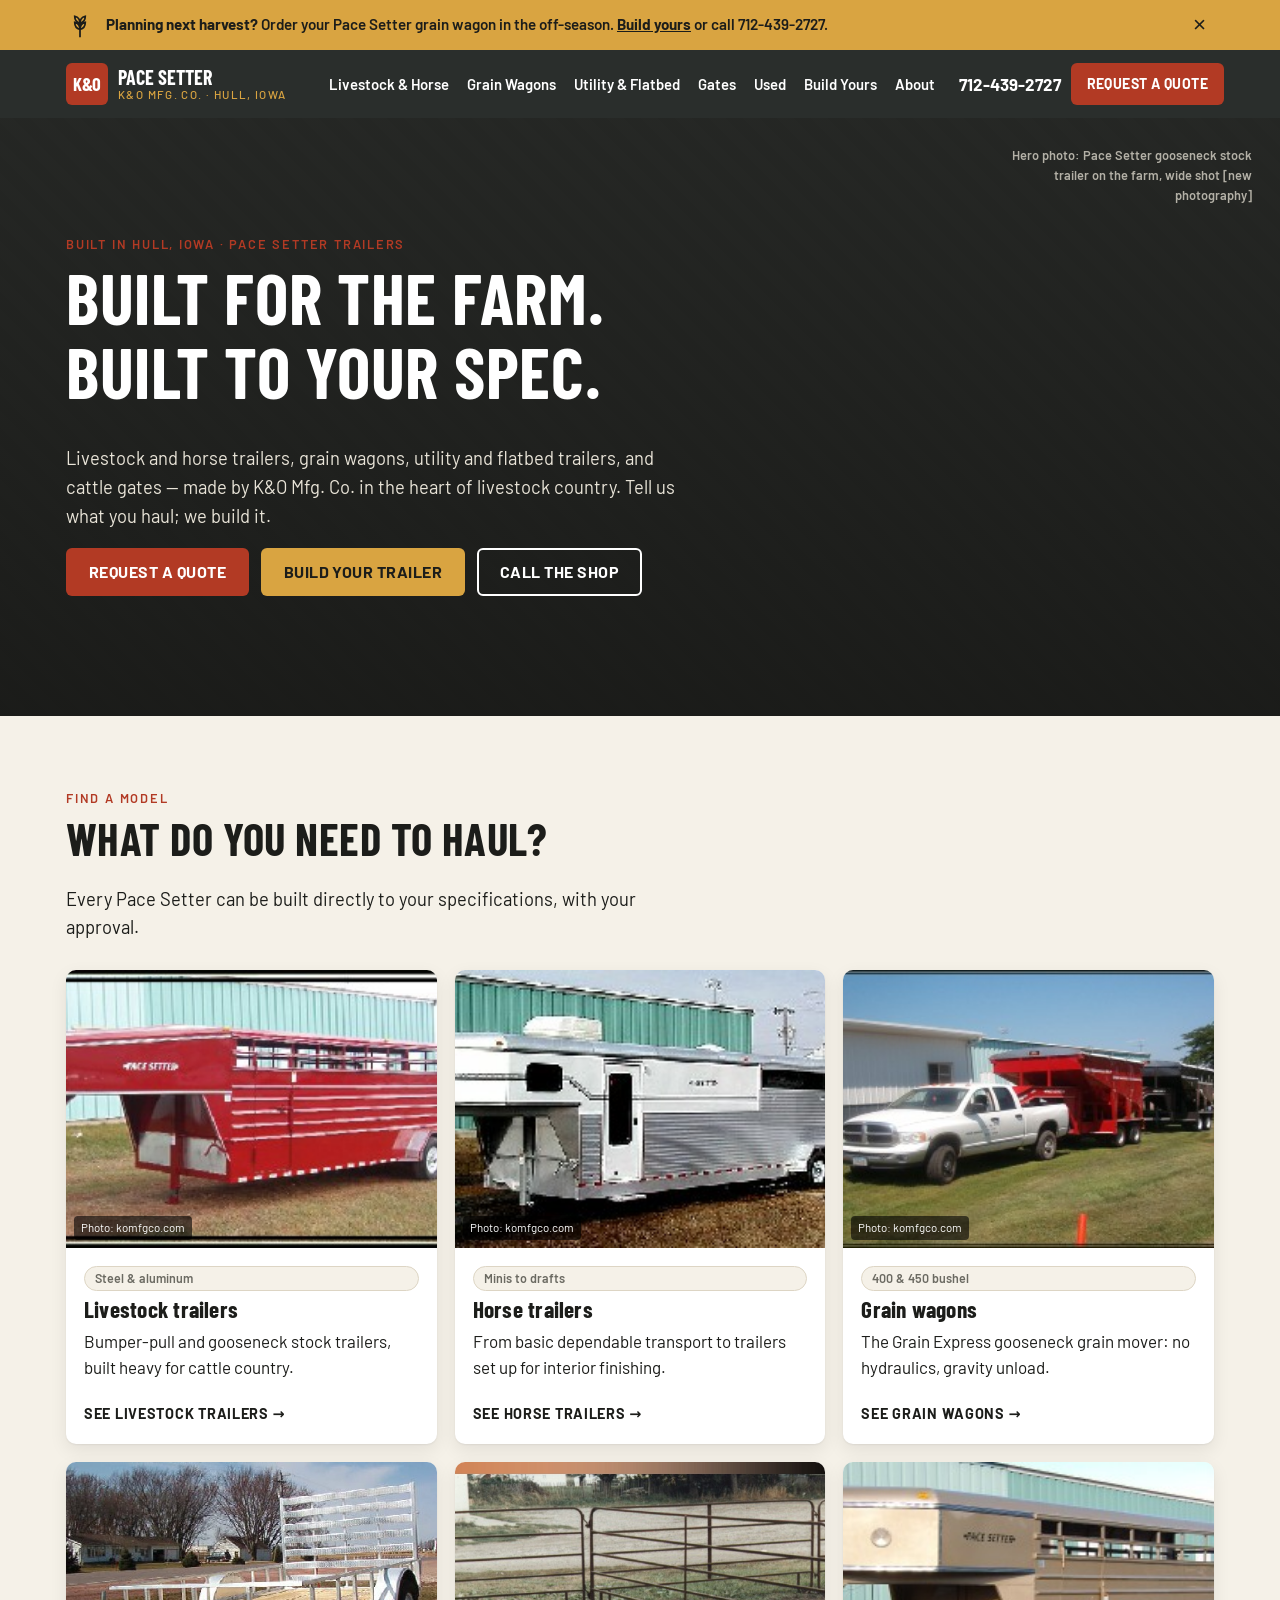
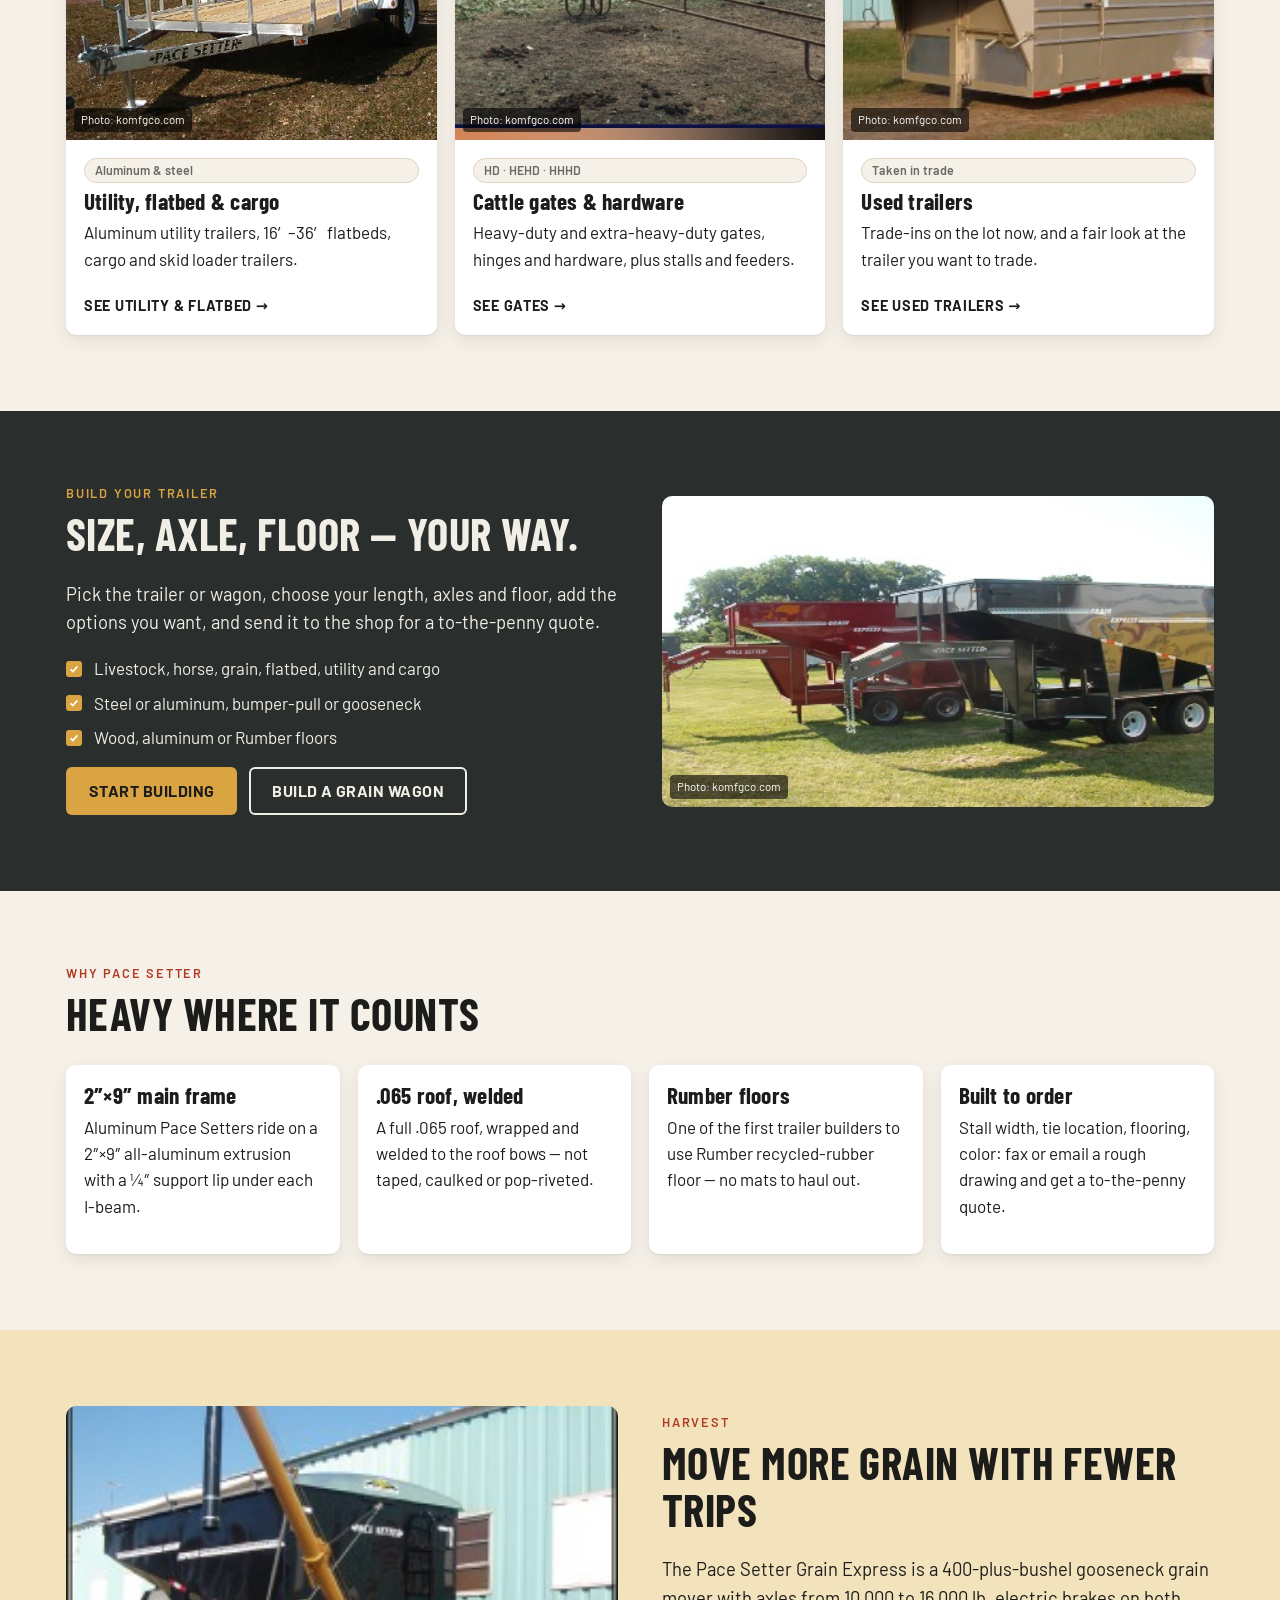
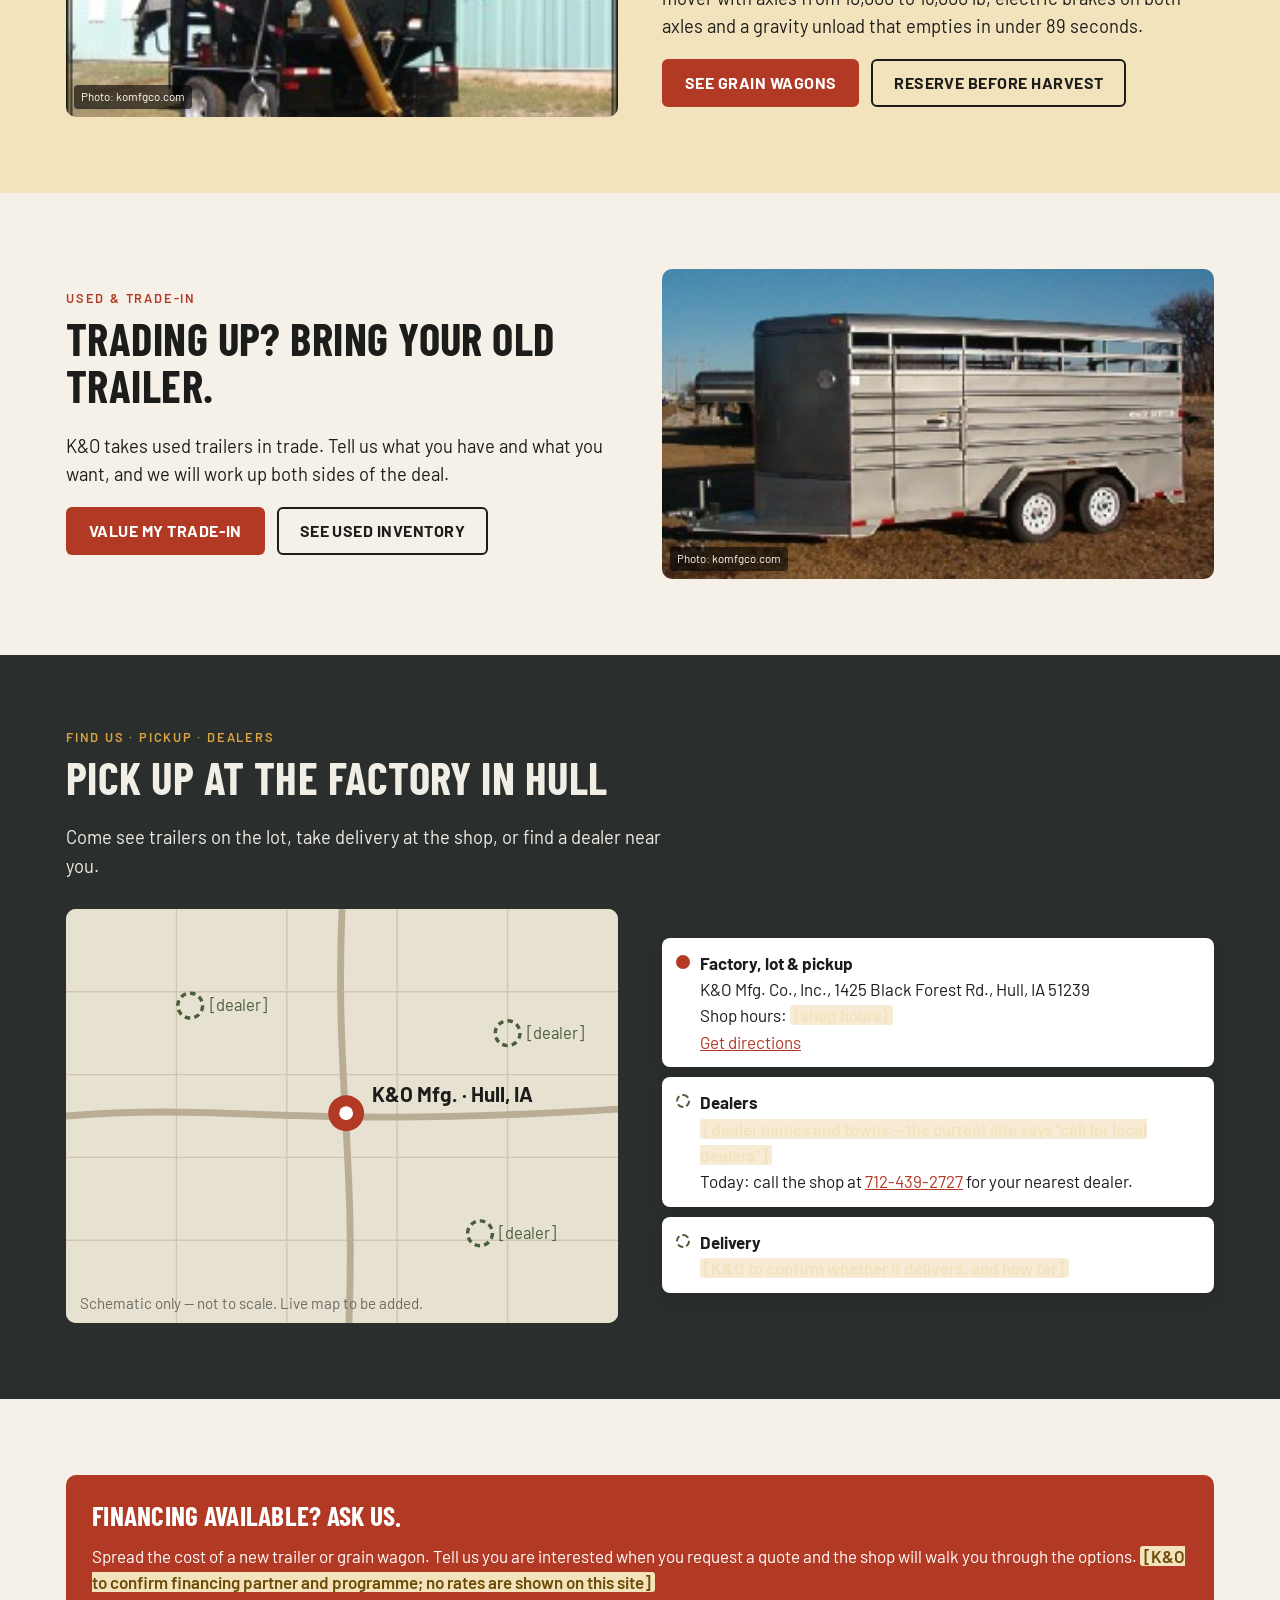
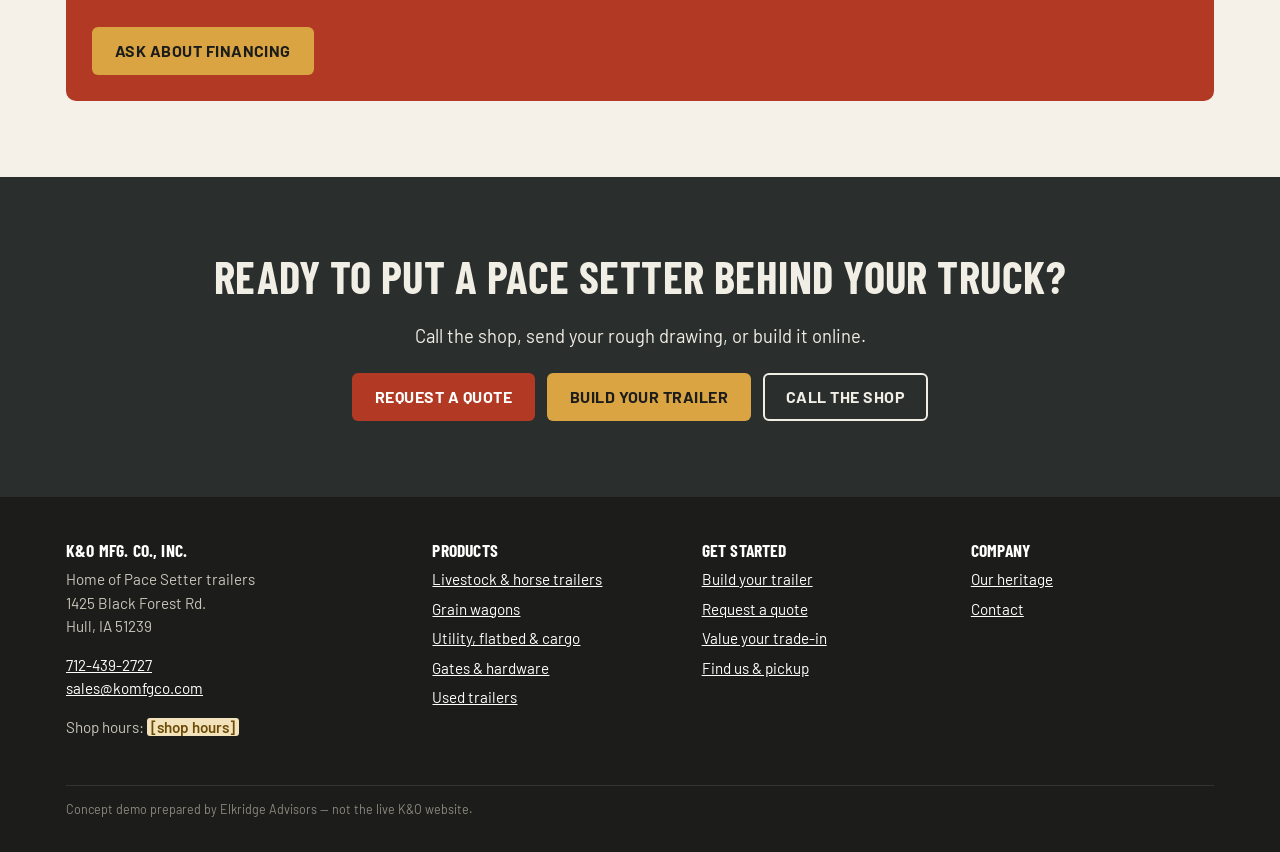
<file: index.html>
<!DOCTYPE html>
<html lang="en">
<head>
<meta charset="utf-8">
<meta name="viewport" content="width=device-width, initial-scale=1">
<title>Livestock Trailers, Grain Wagons &amp; Gates | Pace Setter Trailers by K&amp;O Mfg. Co.</title>
<meta name="description" content="Pace Setter livestock and horse trailers, grain wagons, utility and flatbed trailers and cattle gates, built by K&O Mfg. Co. in Hull, Iowa.">
<link rel="preconnect" href="https://fonts.googleapis.com">
<link rel="preconnect" href="https://fonts.gstatic.com" crossorigin>
<link href="https://fonts.googleapis.com/css2?family=Barlow:wght@400;500;600;700&family=Barlow+Condensed:wght@600;700&display=swap" rel="stylesheet">
<link rel="stylesheet" href="assets/site.css">
<script src="assets/site.js" defer></script>
</head>
<body>
<a href="#main" class="ph-text" style="position:absolute;left:-9999px">Skip to content</a>
<div class="harvest" id="harvest-banner" role="region" aria-label="Seasonal notice">
  <div class="wrap">
    <svg class="harvest-icon" viewBox="0 0 32 32" aria-hidden="true"><path d="M16 30V10M16 14c-4-1-6-4-6-8 4 1 6 4 6 8zm0 0c4-1 6-4 6-8-4 1-6 4-6 8zm0 7c-4-1-6-4-6-8 4 1 6 4 6 8zm0 0c4-1 6-4 6-8-4 1-6 4-6 8z" fill="none" stroke="#1c1d1a" stroke-width="2"/></svg>
    <div class="msg"></div>
    <button class="close" type="button" aria-label="Dismiss notice">&times;</button>
  </div>
</div>
<header class="site-header">
  <div class="wrap">
    <a class="brand" href="index.html" aria-label="K&amp;O Mfg. Co. home">
      <span class="brand-mark">K&amp;O</span>
      <span class="brand-name">Pace Setter<small>K&amp;O Mfg. Co. &middot; Hull, Iowa</small></span>
    </a>
    <button class="nav-toggle" type="button" aria-expanded="false" aria-controls="site-nav" aria-label="Menu">&#9776;</button>
    <nav class="site-nav" id="site-nav" aria-label="Main"><a href="livestock-horse-trailers.html">Livestock &amp; Horse</a><a href="grain-wagons.html">Grain Wagons</a><a href="utility-flatbed.html">Utility &amp; Flatbed</a><a href="gates-hardware.html">Gates</a><a href="used-trailers.html">Used</a><a href="build.html">Build Yours</a><a href="about.html">About</a></nav>
    <div class="header-actions">
      <a class="tel-link" href="tel:+17124392727">712-439-2727</a>
      <a class="btn btn-primary" href="contact.html">Request a quote</a>
    </div>
  </div>
</header>
<main id="main">

<section class="hero">
  <div class="hero-media"><div class="photo ph " role="img" aria-label="Photo placeholder"><span>Hero photo: Pace Setter gooseneck stock trailer on the farm, wide shot [new photography]</span></div></div>
  <div class="wrap">
    <span class="eyebrow">Built in Hull, Iowa &middot; Pace Setter trailers</span>
    <h1>Built for the farm.<br>Built to your spec.</h1>
    <p class="lead">Livestock and horse trailers, grain wagons, utility and flatbed trailers, and cattle gates &mdash; made by K&amp;O Mfg. Co. in the heart of livestock country. Tell us what you haul; we build it.</p>
    <div class="btn-row"><a class="btn btn-primary" href="contact.html">Request a quote</a><a class="btn btn-wheat" href="build.html">Build your trailer</a><a class="btn btn-ghost" href="tel:+17124392727">Call the shop</a></div>
  </div>
</section>

<section id="find">
  <div class="wrap">
    <div class="section-head">
      <span class="eyebrow">Find a model</span>
      <h2>What do you need to haul?</h2>
      <p class="lead">Every Pace Setter can be built directly to your specifications, with your approval.</p>
    </div>
    <div class="cards three">
      <a class="card" href="livestock-horse-trailers.html#livestock"><figure class="photo "><img src="assets/img/pp84fe27c8_0a_06.jpg" alt="Red steel gooseneck livestock trailer" loading="lazy"><figcaption>Photo: komfgco.com</figcaption></figure><div class="card-body"><span class="tag">Steel &amp; aluminum</span><h3>Livestock trailers</h3><p>Bumper-pull and gooseneck stock trailers, built heavy for cattle country.</p><span class="more">See livestock trailers &rarr;</span></div></a>
      <a class="card" href="livestock-horse-trailers.html#horse"><figure class="photo "><img src="assets/img/pp7c4e6f2c_0a_06.jpg" alt="White aluminum gooseneck horse trailer with living area" loading="lazy"><figcaption>Photo: komfgco.com</figcaption></figure><div class="card-body"><span class="tag">Minis to drafts</span><h3>Horse trailers</h3><p>From basic dependable transport to trailers set up for interior finishing.</p><span class="more">See horse trailers &rarr;</span></div></a>
      <a class="card" href="grain-wagons.html"><figure class="photo "><img src="assets/img/pp26332676_0a_06.jpg" alt="Pickup towing a red Pace Setter Grain Express grain trailer" loading="lazy"><figcaption>Photo: komfgco.com</figcaption></figure><div class="card-body"><span class="tag">400 &amp; 450 bushel</span><h3>Grain wagons</h3><p>The Grain Express gooseneck grain mover: no hydraulics, gravity unload.</p><span class="more">See grain wagons &rarr;</span></div></a>
      <a class="card" href="utility-flatbed.html"><figure class="photo "><img src="assets/img/pp1ab73e11_0a_06.jpg" alt="Pace Setter aluminum utility trailer with wood floor" loading="lazy"><figcaption>Photo: komfgco.com</figcaption></figure><div class="card-body"><span class="tag">Aluminum &amp; steel</span><h3>Utility, flatbed &amp; cargo</h3><p>Aluminum utility trailers, 16&prime;&ndash;36&prime; flatbeds, cargo and skid loader trailers.</p><span class="more">See utility &amp; flatbed &rarr;</span></div></a>
      <a class="card" href="gates-hardware.html"><figure class="photo "><img src="assets/img/ppf6b7693c_0a_06.jpg" alt="Steel corral panels in a pasture" loading="lazy"><figcaption>Photo: komfgco.com</figcaption></figure><div class="card-body"><span class="tag">HD &middot; HEHD &middot; HHHD</span><h3>Cattle gates &amp; hardware</h3><p>Heavy-duty and extra-heavy-duty gates, hinges and hardware, plus stalls and feeders.</p><span class="more">See gates &rarr;</span></div></a>
      <a class="card" href="used-trailers.html"><figure class="photo "><img src="assets/img/ppfbba54a7_0a_06.jpg" alt="Used gooseneck stock trailer on the K&amp;O lot" loading="lazy"><figcaption>Photo: komfgco.com</figcaption></figure><div class="card-body"><span class="tag">Taken in trade</span><h3>Used trailers</h3><p>Trade-ins on the lot now, and a fair look at the trailer you want to trade.</p><span class="more">See used trailers &rarr;</span></div></a>
    </div>
  </div>
</section>

<section class="dark" id="build-teaser">
  <div class="wrap split">
    <div>
      <span class="eyebrow">Build your trailer</span>
      <h2>Size, axle, floor &mdash; your way.</h2>
      <p class="lead">Pick the trailer or wagon, choose your length, axles and floor, add the options you want, and send it to the shop for a to-the-penny quote.</p>
      <ul class="checklist">
        <li>Livestock, horse, grain, flatbed, utility and cargo</li>
        <li>Steel or aluminum, bumper-pull or gooseneck</li>
        <li>Wood, aluminum or Rumber floors</li>
      </ul>
      <div class="btn-row"><a class="btn btn-wheat" href="build.html">Start building</a><a class="btn btn-ghost" href="build.html?type=grain">Build a grain wagon</a></div>
    </div>
    <figure class="photo wide"><img src="assets/img/pp8549e2dc_0a_06.jpg" alt="Two Pace Setter Grain Express grain trailers in a field" loading="lazy"><figcaption>Photo: komfgco.com</figcaption></figure>
  </div>
</section>

<section>
  <div class="wrap">
    <div class="section-head">
      <span class="eyebrow">Why Pace Setter</span>
      <h2>Heavy where it counts</h2>
    </div>
    <div class="cards four">
      <div class="card"><div class="card-body"><h3>2&Prime;&times;9&Prime; main frame</h3><p>Aluminum Pace Setters ride on a 2&Prime;&times;9&Prime; all-aluminum extrusion with a &frac14;&Prime; support lip under each I-beam.</p></div></div>
      <div class="card"><div class="card-body"><h3>.065 roof, welded</h3><p>A full .065 roof, wrapped and welded to the roof bows &mdash; not taped, caulked or pop-riveted.</p></div></div>
      <div class="card"><div class="card-body"><h3>Rumber floors</h3><p>One of the first trailer builders to use Rumber recycled-rubber floor &mdash; no mats to haul out.</p></div></div>
      <div class="card"><div class="card-body"><h3>Built to order</h3><p>Stall width, tie location, flooring, color: fax or email a rough drawing and get a to-the-penny quote.</p></div></div>
    </div>
  </div>
</section>

<section class="band-wheat" id="harvest">
  <div class="wrap split flip">
    <div>
      <span class="eyebrow">Harvest</span>
      <h2>Move more grain with fewer trips</h2>
      <p class="lead">The Pace Setter Grain Express is a 400-plus-bushel gooseneck grain mover with axles from 10,000 to 16,000 lb, electric brakes on both axles and a gravity unload that empties in under 89 seconds.</p>
      <div class="btn-row"><a class="btn btn-primary" href="grain-wagons.html">See grain wagons</a><a class="btn btn-ghost" style="color:var(--ink)" href="contact.html?product=Grain%20wagon%20%2F%20Grain%20Express">Reserve before harvest</a></div>
    </div>
    <figure class="photo wide"><img src="assets/img/pp9092a386_0a_06.jpg" alt="Pace Setter Grain Express with optional rear seed-tender auger" loading="lazy"><figcaption>Photo: komfgco.com</figcaption></figure>
  </div>
</section>

<section>
  <div class="wrap split">
    <div>
      <span class="eyebrow">Used &amp; trade-in</span>
      <h2>Trading up? Bring your old trailer.</h2>
      <p class="lead">K&amp;O takes used trailers in trade. Tell us what you have and what you want, and we will work up both sides of the deal.</p>
      <div class="btn-row"><a class="btn btn-primary" href="used-trailers.html#trade">Value my trade-in</a><a class="btn btn-ghost" style="color:var(--ink)" href="used-trailers.html">See used inventory</a></div>
    </div>
    <figure class="photo wide"><img src="assets/img/pp5a8ebb77_0a_06.jpg" alt="Used bumper-pull stock trailer for sale at K&amp;O" loading="lazy"><figcaption>Photo: komfgco.com</figcaption></figure>
  </div>
</section>

<section class="dark" id="find-us">
  <div class="wrap">
    <div class="section-head">
      <span class="eyebrow">Find us &middot; Pickup &middot; Dealers</span>
      <h2>Pick up at the factory in Hull</h2>
      <p class="lead">Come see trailers on the lot, take delivery at the shop, or find a dealer near you.</p>
    </div>
    <div class="split">
      <div class="map-box" aria-label="Map placeholder: factory location and dealer locations">
        <svg viewBox="0 0 400 300" role="img" aria-labelledby="mapt">
          <title id="mapt">Schematic map: K&amp;O factory in Hull, Iowa, with dealer locations to be added</title>
          <rect width="400" height="300" fill="#e7e1d2"/>
          <g stroke="#cfc6b1" stroke-width="1">
            <path d="M0 60H400M0 120H400M0 180H400M0 240H400M80 0V300M160 0V300M240 0V300M320 0V300"/>
          </g>
          <path d="M0 150 C120 140 160 160 400 145" stroke="#b9ae95" stroke-width="5" fill="none"/>
          <path d="M200 0 C195 120 210 180 205 300" stroke="#b9ae95" stroke-width="5" fill="none"/>
          <circle cx="90" cy="70" r="9" fill="none" stroke="#4b5e3a" stroke-width="2.5" stroke-dasharray="4 3"/>
          <circle cx="320" cy="90" r="9" fill="none" stroke="#4b5e3a" stroke-width="2.5" stroke-dasharray="4 3"/>
          <circle cx="300" cy="235" r="9" fill="none" stroke="#4b5e3a" stroke-width="2.5" stroke-dasharray="4 3"/>
          <circle cx="203" cy="148" r="13" fill="#b23a24"/>
          <circle cx="203" cy="148" r="5" fill="#fff"/>
          <text x="222" y="140" font-family="Barlow, sans-serif" font-weight="700" font-size="15" fill="#1c1d1a">K&amp;O Mfg. &middot; Hull, IA</text>
          <text x="104" y="74" font-family="Barlow, sans-serif" font-size="12" fill="#4b5e3a">[dealer]</text>
          <text x="334" y="94" font-family="Barlow, sans-serif" font-size="12" fill="#4b5e3a">[dealer]</text>
          <text x="314" y="239" font-family="Barlow, sans-serif" font-size="12" fill="#4b5e3a">[dealer]</text>
          <text x="10" y="290" font-family="Barlow, sans-serif" font-size="11" fill="#6b6a62">Schematic only &mdash; not to scale. Live map to be added.</text>
        </svg>
      </div>
      <div class="map-legend" style="color:var(--ink)">
        <div class="row"><span class="pin factory"></span><div><strong>Factory, lot &amp; pickup</strong><br>K&amp;O Mfg. Co., Inc., 1425 Black Forest Rd., Hull, IA 51239<br>Shop hours: <span class="ph-text">[shop hours]</span><br><a style="color:var(--rust)" href="https://www.google.com/maps/search/?api=1&amp;query=1425+Black+Forest+Rd+Hull+IA+51239" target="_blank" rel="noopener">Get directions</a></div></div>
        <div class="row"><span class="pin dealer"></span><div><strong>Dealers</strong><br><span class="ph-text">[dealer names and towns &mdash; the current site says &ldquo;call for local dealers&rdquo;]</span><br>Today: call the shop at <a style="color:var(--rust)" href="tel:+17124392727">712-439-2727</a> for your nearest dealer.</div></div>
        <div class="row"><span class="pin dealer"></span><div><strong>Delivery</strong><br><span class="ph-text">[K&amp;O to confirm whether it delivers, and how far]</span></div></div>
      </div>
    </div>
  </div>
</section>

<section>
  <div class="wrap">
<div class="callout rust">
  <h3>Financing available? Ask us.</h3>
  <p>Spread the cost of a new trailer or grain wagon. Tell us you are interested when you request a quote and the shop will walk you through the options. <span class="ph-text">[K&amp;O to confirm financing partner and programme; no rates are shown on this site]</span></p>
  <div class="btn-row"><a class="btn btn-wheat" href="contact.html?finance=1">Ask about financing</a></div>
</div>
</div>
</section>

<section class="dark">
  <div class="wrap" style="text-align:center">
    <h2>Ready to put a Pace Setter behind your truck?</h2>
    <p class="lead" style="margin:0 auto 1.2em">Call the shop, send your rough drawing, or build it online.</p>
    <div class="btn-row" style="justify-content:center"><a class="btn btn-primary" href="contact.html">Request a quote</a><a class="btn btn-wheat" href="build.html">Build your trailer</a><a class="btn btn-ghost" href="tel:+17124392727">Call the shop</a></div>
  </div>
</section>
</main>
<footer class="site-footer">
  <div class="wrap">
    <div class="footer-grid">
      <div>
        <h4>K&amp;O Mfg. Co., Inc.</h4>
        <p>Home of Pace Setter trailers<br>1425 Black Forest Rd.<br>Hull, IA 51239</p>
        <p><a href="tel:+17124392727">712-439-2727</a><br><a href="mailto:sales@komfgco.com">sales@komfgco.com</a></p>
        <p>Shop hours: <span class="ph-text">[shop hours]</span></p>
      </div>
      <div>
        <h4>Products</h4>
        <ul>
          <li><a href="livestock-horse-trailers.html">Livestock &amp; horse trailers</a></li>
          <li><a href="grain-wagons.html">Grain wagons</a></li>
          <li><a href="utility-flatbed.html">Utility, flatbed &amp; cargo</a></li>
          <li><a href="gates-hardware.html">Gates &amp; hardware</a></li>
          <li><a href="used-trailers.html">Used trailers</a></li>
        </ul>
      </div>
      <div>
        <h4>Get started</h4>
        <ul>
          <li><a href="build.html">Build your trailer</a></li>
          <li><a href="contact.html">Request a quote</a></li>
          <li><a href="used-trailers.html#trade">Value your trade-in</a></li>
          <li><a href="index.html#find-us">Find us &amp; pickup</a></li>
        </ul>
      </div>
      <div>
        <h4>Company</h4>
        <ul>
          <li><a href="about.html">Our heritage</a></li>
          <li><a href="contact.html">Contact</a></li>
        </ul>
      </div>
    </div>
    <p class="demo-line">Concept demo prepared by Elkridge Advisors &mdash; not the live K&amp;O website.</p>
  </div>
</footer>
<nav class="action-bar" aria-label="Quick actions">
  <a href="tel:+17124392727"><span aria-hidden="true">&#9742;</span>Call the shop</a>
  <a href="contact.html"><span aria-hidden="true">&#9998;</span>Get a quote</a>
  <a href="build.html"><span aria-hidden="true">&#9881;</span>Build yours</a>
</nav>
</body>
</html>
</file>
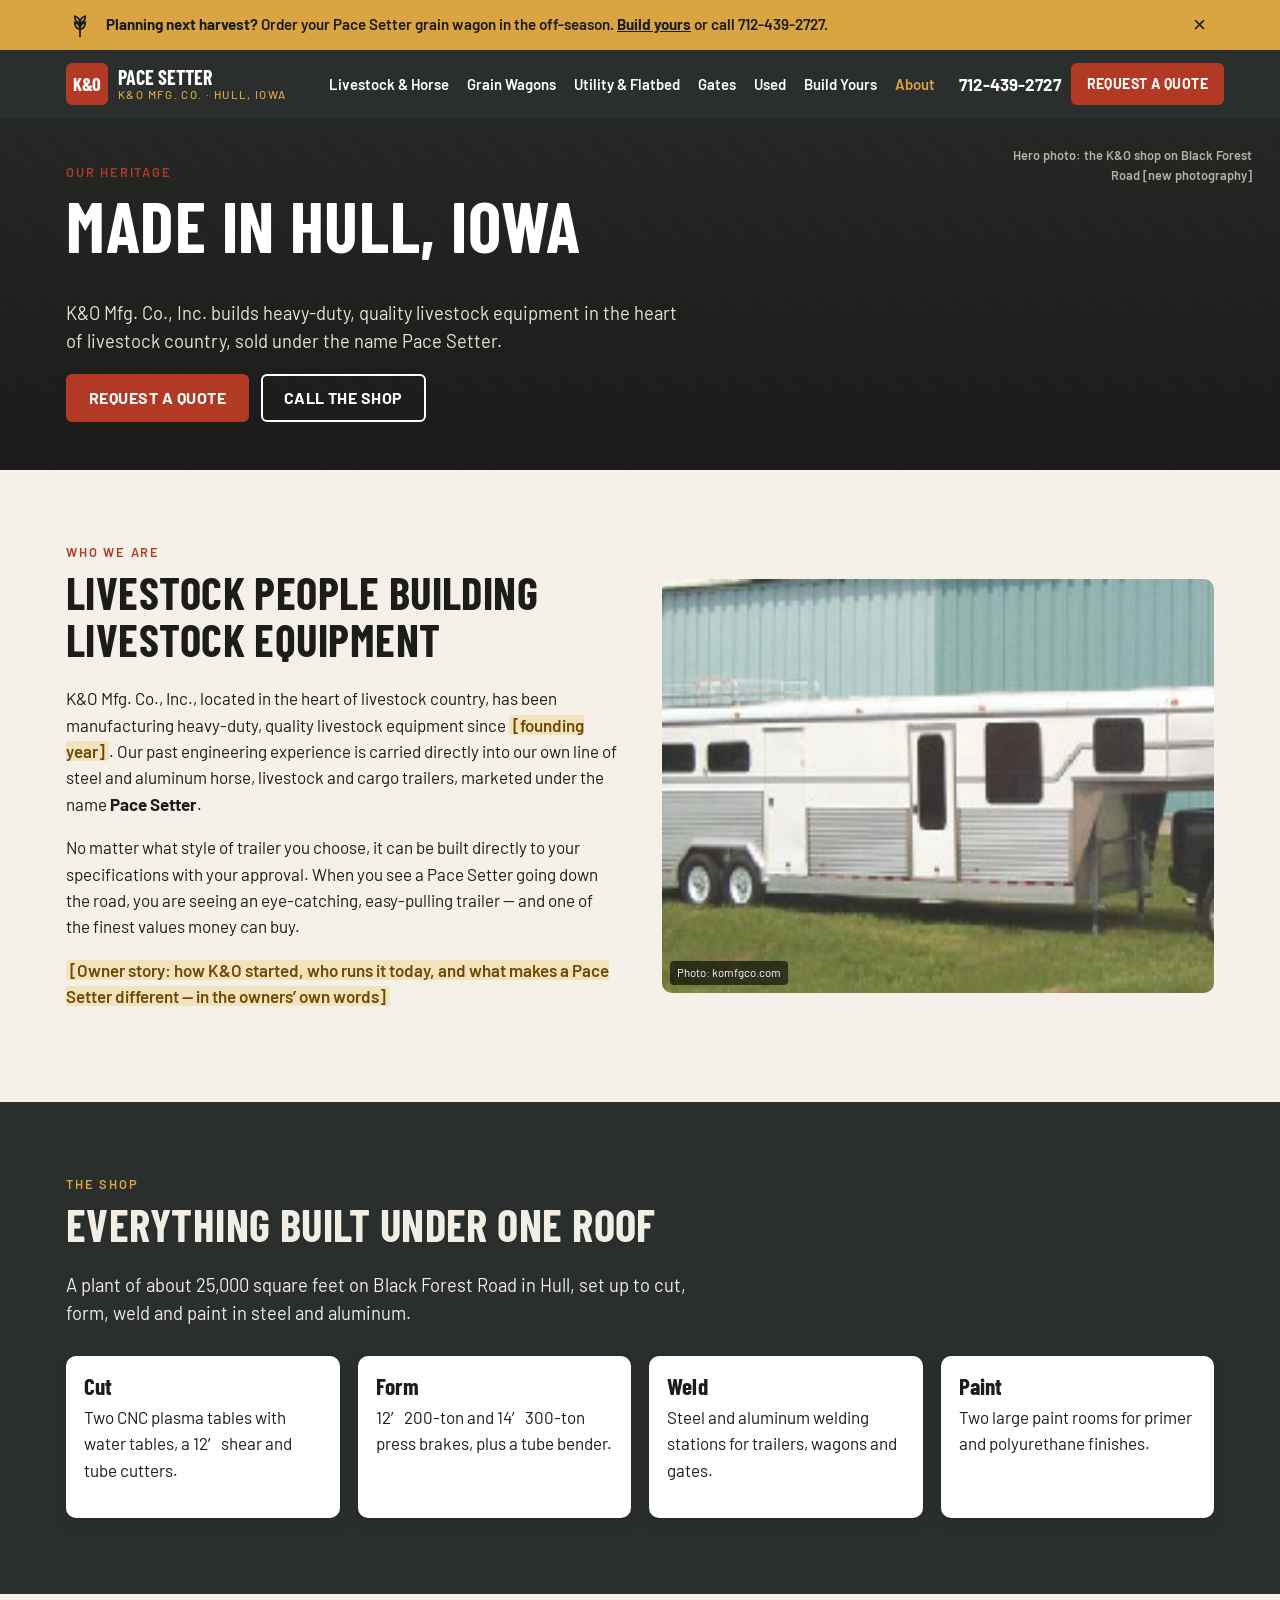
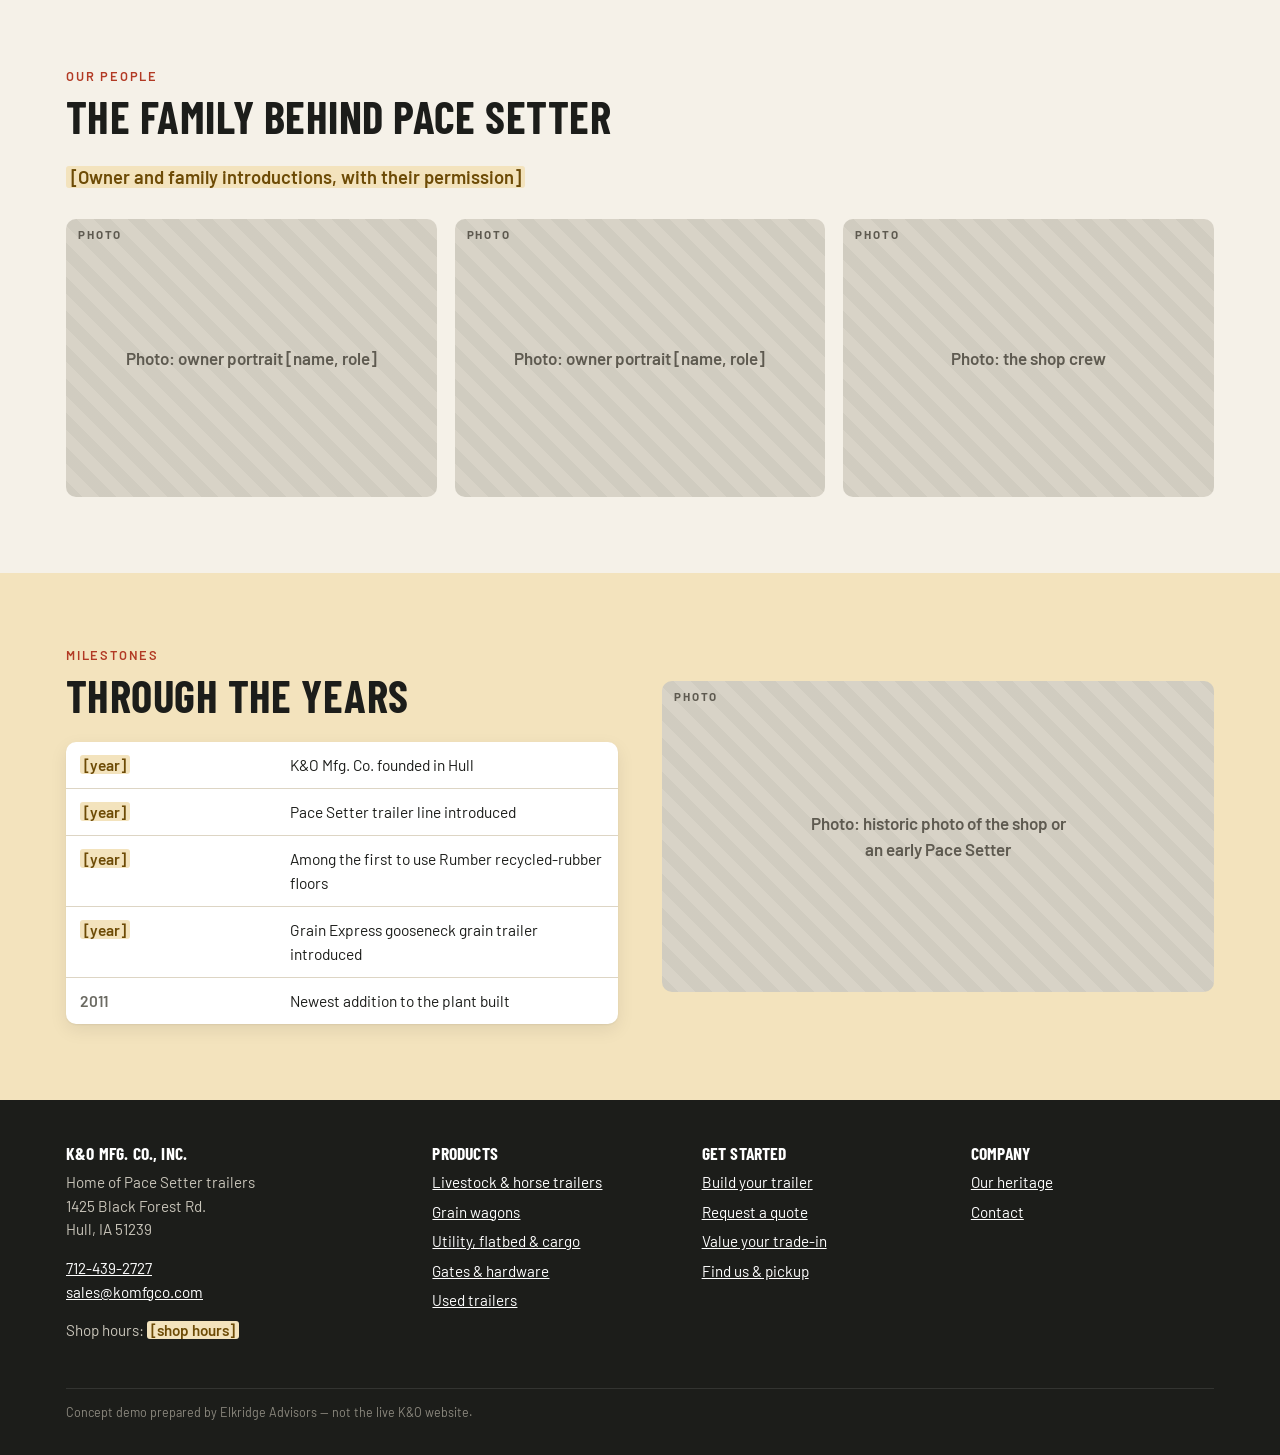
<file: about.html>
<!DOCTYPE html>
<html lang="en">
<head>
<meta charset="utf-8">
<meta name="viewport" content="width=device-width, initial-scale=1">
<title>About K&amp;O &amp; Pace Setter | Pace Setter Trailers by K&amp;O Mfg. Co.</title>
<meta name="description" content="K&O Mfg. Co., Inc. of Hull, Iowa, builder of Pace Setter trailers, grain wagons and livestock equipment.">
<link rel="preconnect" href="https://fonts.googleapis.com">
<link rel="preconnect" href="https://fonts.gstatic.com" crossorigin>
<link href="https://fonts.googleapis.com/css2?family=Barlow:wght@400;500;600;700&family=Barlow+Condensed:wght@600;700&display=swap" rel="stylesheet">
<link rel="stylesheet" href="assets/site.css">
<script src="assets/site.js" defer></script>
</head>
<body>
<a href="#main" class="ph-text" style="position:absolute;left:-9999px">Skip to content</a>
<div class="harvest" id="harvest-banner" role="region" aria-label="Seasonal notice">
  <div class="wrap">
    <svg class="harvest-icon" viewBox="0 0 32 32" aria-hidden="true"><path d="M16 30V10M16 14c-4-1-6-4-6-8 4 1 6 4 6 8zm0 0c4-1 6-4 6-8-4 1-6 4-6 8zm0 7c-4-1-6-4-6-8 4 1 6 4 6 8zm0 0c4-1 6-4 6-8-4 1-6 4-6 8z" fill="none" stroke="#1c1d1a" stroke-width="2"/></svg>
    <div class="msg"></div>
    <button class="close" type="button" aria-label="Dismiss notice">&times;</button>
  </div>
</div>
<header class="site-header">
  <div class="wrap">
    <a class="brand" href="index.html" aria-label="K&amp;O Mfg. Co. home">
      <span class="brand-mark">K&amp;O</span>
      <span class="brand-name">Pace Setter<small>K&amp;O Mfg. Co. &middot; Hull, Iowa</small></span>
    </a>
    <button class="nav-toggle" type="button" aria-expanded="false" aria-controls="site-nav" aria-label="Menu">&#9776;</button>
    <nav class="site-nav" id="site-nav" aria-label="Main"><a href="livestock-horse-trailers.html">Livestock &amp; Horse</a><a href="grain-wagons.html">Grain Wagons</a><a href="utility-flatbed.html">Utility &amp; Flatbed</a><a href="gates-hardware.html">Gates</a><a href="used-trailers.html">Used</a><a href="build.html">Build Yours</a><a href="about.html" aria-current="page">About</a></nav>
    <div class="header-actions">
      <a class="tel-link" href="tel:+17124392727">712-439-2727</a>
      <a class="btn btn-primary" href="contact.html">Request a quote</a>
    </div>
  </div>
</header>
<main id="main">

<section class="hero short">
  <div class="hero-media"><div class="photo ph " role="img" aria-label="Photo placeholder"><span>Hero photo: the K&amp;O shop on Black Forest Road [new photography]</span></div></div>
  <div class="wrap">
    <span class="eyebrow">Our heritage</span>
    <h1>Made in Hull, Iowa</h1>
    <p class="lead">K&amp;O Mfg. Co., Inc. builds heavy-duty, quality livestock equipment in the heart of livestock country, sold under the name Pace Setter.</p>
    <div class="btn-row"><a class="btn btn-primary" href="contact.html">Request a quote</a><a class="btn btn-ghost" href="tel:+17124392727">Call the shop</a></div>
  </div>
</section>

<section>
  <div class="wrap split">
    <div>
      <span class="eyebrow">Who we are</span>
      <h2>Livestock people building livestock equipment</h2>
      <p>K&amp;O Mfg. Co., Inc., located in the heart of livestock country, has been manufacturing heavy-duty, quality livestock equipment since <span class="ph-text">[founding year]</span>. Our past engineering experience is carried directly into our own line of steel and aluminum horse, livestock and cargo trailers, marketed under the name <strong>Pace Setter</strong>.</p>
      <p>No matter what style of trailer you choose, it can be built directly to your specifications with your approval. When you see a Pace Setter going down the road, you are seeing an eye-catching, easy-pulling trailer &mdash; and one of the finest values money can buy.</p>
      <p><span class="ph-text">[Owner story: how K&amp;O started, who runs it today, and what makes a Pace Setter different &mdash; in the owners&rsquo; own words]</span></p>
    </div>
    <figure class="photo "><img src="assets/img/pp485b1750_0a_06.jpg" alt="Pace Setter gooseneck horse trailer outside the K&amp;O shop" loading="lazy"><figcaption>Photo: komfgco.com</figcaption></figure>
  </div>
</section>

<section class="dark">
  <div class="wrap">
    <div class="section-head">
      <span class="eyebrow">The shop</span>
      <h2>Everything built under one roof</h2>
      <p class="lead">A plant of about 25,000 square feet on Black Forest Road in Hull, set up to cut, form, weld and paint in steel and aluminum.</p>
    </div>
    <div class="cards four" style="color:var(--ink)">
      <div class="card"><div class="card-body"><h3>Cut</h3><p>Two CNC plasma tables with water tables, a 12&prime; shear and tube cutters.</p></div></div>
      <div class="card"><div class="card-body"><h3>Form</h3><p>12&prime; 200-ton and 14&prime; 300-ton press brakes, plus a tube bender.</p></div></div>
      <div class="card"><div class="card-body"><h3>Weld</h3><p>Steel and aluminum welding stations for trailers, wagons and gates.</p></div></div>
      <div class="card"><div class="card-body"><h3>Paint</h3><p>Two large paint rooms for primer and polyurethane finishes.</p></div></div>
    </div>
  </div>
</section>

<section>
  <div class="wrap">
    <div class="section-head">
      <span class="eyebrow">Our people</span>
      <h2>The family behind Pace Setter</h2>
      <p class="lead"><span class="ph-text">[Owner and family introductions, with their permission]</span></p>
    </div>
    <div class="cards three"><div class="photo ph " role="img" aria-label="Photo placeholder"><span>Photo: owner portrait [name, role]</span></div><div class="photo ph " role="img" aria-label="Photo placeholder"><span>Photo: owner portrait [name, role]</span></div><div class="photo ph " role="img" aria-label="Photo placeholder"><span>Photo: the shop crew</span></div></div>
  </div>
</section>

<section class="band-wheat">
  <div class="wrap split">
    <div>
      <span class="eyebrow">Milestones</span>
      <h2>Through the years</h2>
      <table class="specs">
        <tr><th><span class="ph-text">[year]</span></th><td>K&amp;O Mfg. Co. founded in Hull</td></tr>
        <tr><th><span class="ph-text">[year]</span></th><td>Pace Setter trailer line introduced</td></tr>
        <tr><th><span class="ph-text">[year]</span></th><td>Among the first to use Rumber recycled-rubber floors</td></tr>
        <tr><th><span class="ph-text">[year]</span></th><td>Grain Express gooseneck grain trailer introduced</td></tr>
        <tr><th>2011</th><td>Newest addition to the plant built</td></tr>
      </table>
    </div>
    <div class="photo ph wide" role="img" aria-label="Photo placeholder"><span>Photo: historic photo of the shop or an early Pace Setter</span></div>
  </div>
</section>
</main>
<footer class="site-footer">
  <div class="wrap">
    <div class="footer-grid">
      <div>
        <h4>K&amp;O Mfg. Co., Inc.</h4>
        <p>Home of Pace Setter trailers<br>1425 Black Forest Rd.<br>Hull, IA 51239</p>
        <p><a href="tel:+17124392727">712-439-2727</a><br><a href="mailto:sales@komfgco.com">sales@komfgco.com</a></p>
        <p>Shop hours: <span class="ph-text">[shop hours]</span></p>
      </div>
      <div>
        <h4>Products</h4>
        <ul>
          <li><a href="livestock-horse-trailers.html">Livestock &amp; horse trailers</a></li>
          <li><a href="grain-wagons.html">Grain wagons</a></li>
          <li><a href="utility-flatbed.html">Utility, flatbed &amp; cargo</a></li>
          <li><a href="gates-hardware.html">Gates &amp; hardware</a></li>
          <li><a href="used-trailers.html">Used trailers</a></li>
        </ul>
      </div>
      <div>
        <h4>Get started</h4>
        <ul>
          <li><a href="build.html">Build your trailer</a></li>
          <li><a href="contact.html">Request a quote</a></li>
          <li><a href="used-trailers.html#trade">Value your trade-in</a></li>
          <li><a href="index.html#find-us">Find us &amp; pickup</a></li>
        </ul>
      </div>
      <div>
        <h4>Company</h4>
        <ul>
          <li><a href="about.html">Our heritage</a></li>
          <li><a href="contact.html">Contact</a></li>
        </ul>
      </div>
    </div>
    <p class="demo-line">Concept demo prepared by Elkridge Advisors &mdash; not the live K&amp;O website.</p>
  </div>
</footer>
<nav class="action-bar" aria-label="Quick actions">
  <a href="tel:+17124392727"><span aria-hidden="true">&#9742;</span>Call the shop</a>
  <a href="contact.html"><span aria-hidden="true">&#9998;</span>Get a quote</a>
  <a href="build.html"><span aria-hidden="true">&#9881;</span>Build yours</a>
</nav>
</body>
</html>
</file>
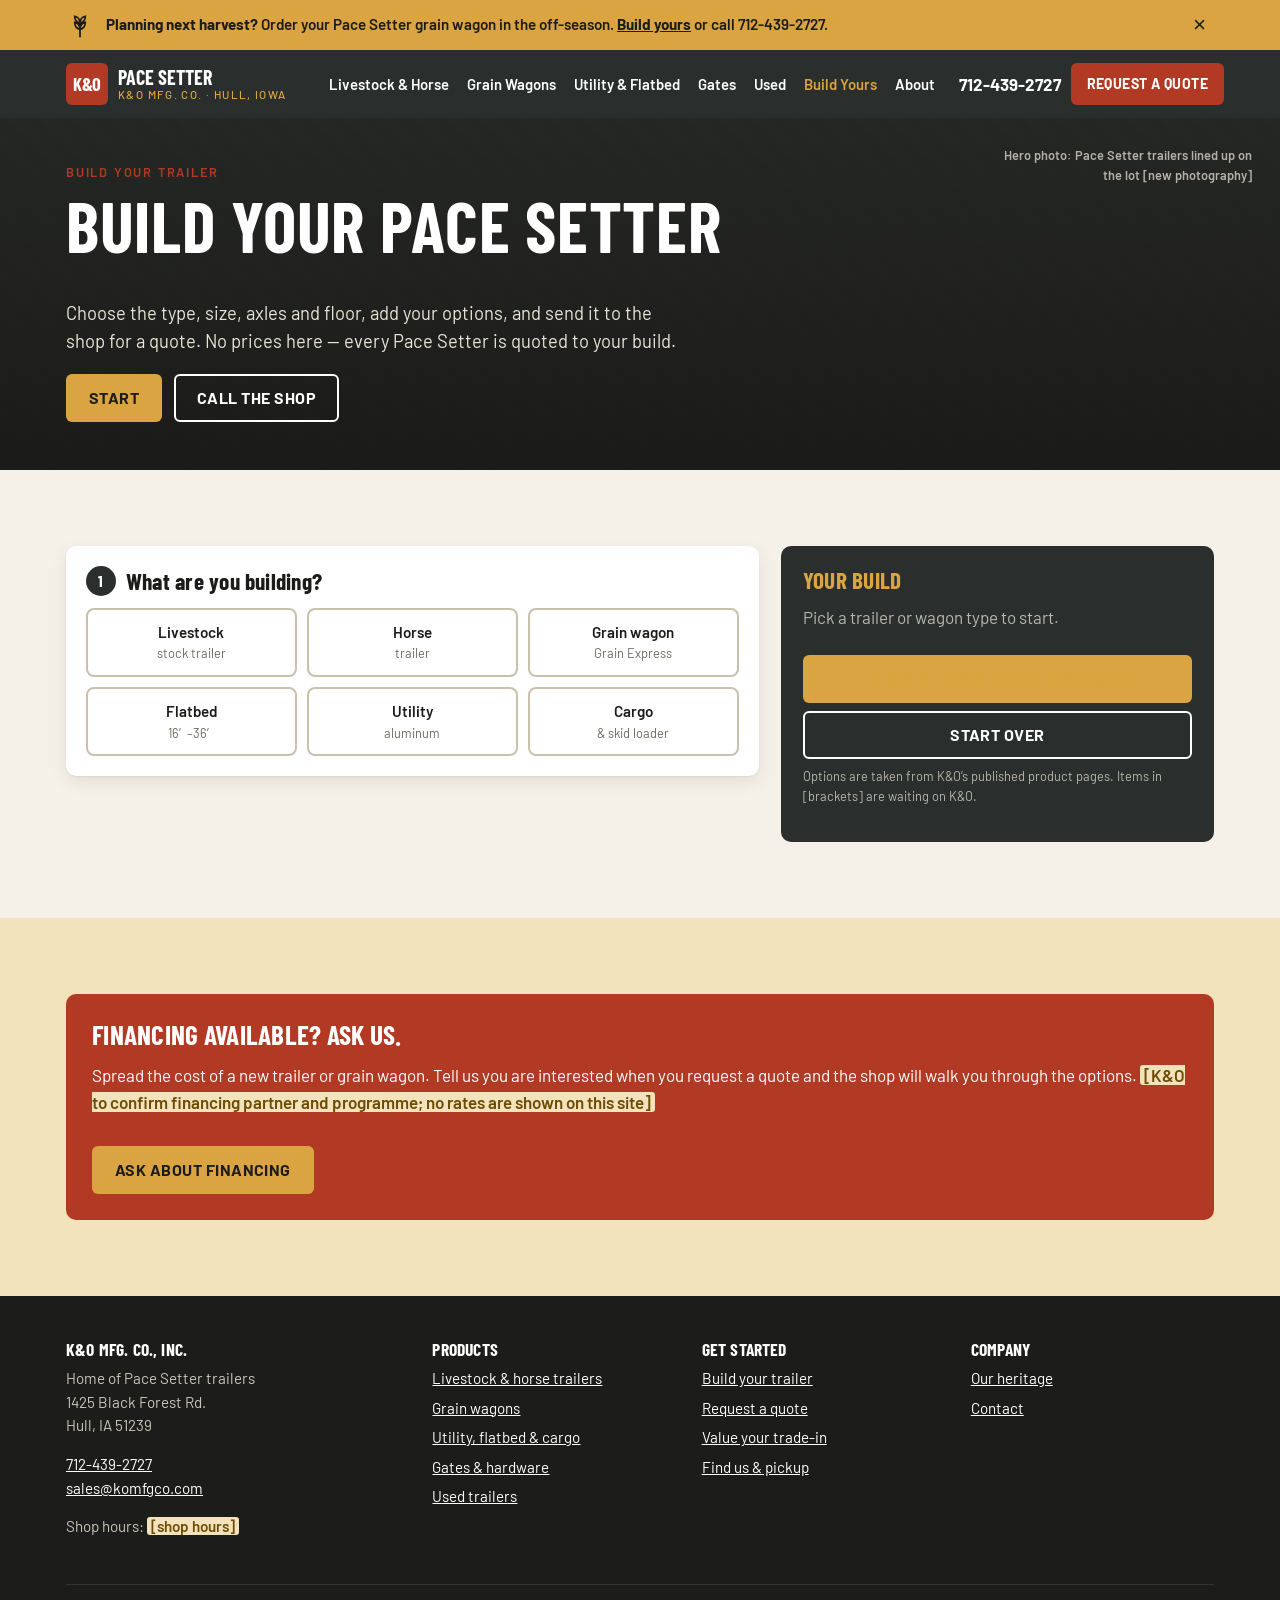
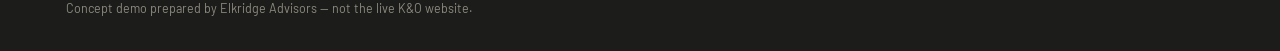
<file: build.html>
<!DOCTYPE html>
<html lang="en">
<head>
<meta charset="utf-8">
<meta name="viewport" content="width=device-width, initial-scale=1">
<title>Build Your Trailer | Pace Setter Trailers by K&amp;O Mfg. Co.</title>
<meta name="description" content="Configure a Pace Setter livestock, horse, grain, flatbed, utility or cargo trailer and request a quote.">
<link rel="preconnect" href="https://fonts.googleapis.com">
<link rel="preconnect" href="https://fonts.gstatic.com" crossorigin>
<link href="https://fonts.googleapis.com/css2?family=Barlow:wght@400;500;600;700&family=Barlow+Condensed:wght@600;700&display=swap" rel="stylesheet">
<link rel="stylesheet" href="assets/site.css">
<script src="assets/site.js" defer></script>
<script src="assets/build.js" defer></script>
</head>
<body>
<a href="#main" class="ph-text" style="position:absolute;left:-9999px">Skip to content</a>
<div class="harvest" id="harvest-banner" role="region" aria-label="Seasonal notice">
  <div class="wrap">
    <svg class="harvest-icon" viewBox="0 0 32 32" aria-hidden="true"><path d="M16 30V10M16 14c-4-1-6-4-6-8 4 1 6 4 6 8zm0 0c4-1 6-4 6-8-4 1-6 4-6 8zm0 7c-4-1-6-4-6-8 4 1 6 4 6 8zm0 0c4-1 6-4 6-8-4 1-6 4-6 8z" fill="none" stroke="#1c1d1a" stroke-width="2"/></svg>
    <div class="msg"></div>
    <button class="close" type="button" aria-label="Dismiss notice">&times;</button>
  </div>
</div>
<header class="site-header">
  <div class="wrap">
    <a class="brand" href="index.html" aria-label="K&amp;O Mfg. Co. home">
      <span class="brand-mark">K&amp;O</span>
      <span class="brand-name">Pace Setter<small>K&amp;O Mfg. Co. &middot; Hull, Iowa</small></span>
    </a>
    <button class="nav-toggle" type="button" aria-expanded="false" aria-controls="site-nav" aria-label="Menu">&#9776;</button>
    <nav class="site-nav" id="site-nav" aria-label="Main"><a href="livestock-horse-trailers.html">Livestock &amp; Horse</a><a href="grain-wagons.html">Grain Wagons</a><a href="utility-flatbed.html">Utility &amp; Flatbed</a><a href="gates-hardware.html">Gates</a><a href="used-trailers.html">Used</a><a href="build.html" aria-current="page">Build Yours</a><a href="about.html">About</a></nav>
    <div class="header-actions">
      <a class="tel-link" href="tel:+17124392727">712-439-2727</a>
      <a class="btn btn-primary" href="contact.html">Request a quote</a>
    </div>
  </div>
</header>
<main id="main">

<section class="hero short">
  <div class="hero-media"><div class="photo ph " role="img" aria-label="Photo placeholder"><span>Hero photo: Pace Setter trailers lined up on the lot [new photography]</span></div></div>
  <div class="wrap">
    <span class="eyebrow">Build your trailer</span>
    <h1>Build your Pace Setter</h1>
    <p class="lead">Choose the type, size, axles and floor, add your options, and send it to the shop for a quote. No prices here &mdash; every Pace Setter is quoted to your build.</p>
    <div class="btn-row"><a class="btn btn-wheat" href="#builder">Start</a><a class="btn btn-ghost" href="tel:+17124392727">Call the shop</a></div>
  </div>
</section>

<section id="builder">
  <div class="wrap builder">
    <div>
      <div class="step">
        <h3><span class="step-num">1</span>What are you building?</h3>
        <div class="type-grid opts" role="radiogroup" aria-label="Trailer type"><label class="opt"><input type="radio" name="btype" value="livestock"><span>Livestock<small>stock trailer</small></span></label><label class="opt"><input type="radio" name="btype" value="horse"><span>Horse<small>trailer</small></span></label><label class="opt"><input type="radio" name="btype" value="grain"><span>Grain wagon<small>Grain Express</small></span></label><label class="opt"><input type="radio" name="btype" value="flatbed"><span>Flatbed<small>16&prime;&ndash;36&prime;</small></span></label><label class="opt"><input type="radio" name="btype" value="utility"><span>Utility<small>aluminum</small></span></label><label class="opt"><input type="radio" name="btype" value="cargo"><span>Cargo<small>&amp; skid loader</small></span></label></div>
      </div>
      <div id="build-steps" class="grid" style="margin-top:18px"></div>
    </div>
    <aside class="summary" aria-live="polite">
      <h3>Your build</h3>
      <div id="build-summary"></div>
      <a class="btn btn-wheat" id="build-quote" href="contact.html">Request a quote for this build</a>
      <button class="btn btn-ghost" id="build-reset" type="button">Start over</button>
      <p class="source" style="color:#b9b6ac">Options are taken from K&amp;O&rsquo;s published product pages. Items in [brackets] are waiting on K&amp;O.</p>
    </aside>
  </div>
</section>
<section class="band-wheat"><div class="wrap">
<div class="callout rust">
  <h3>Financing available? Ask us.</h3>
  <p>Spread the cost of a new trailer or grain wagon. Tell us you are interested when you request a quote and the shop will walk you through the options. <span class="ph-text">[K&amp;O to confirm financing partner and programme; no rates are shown on this site]</span></p>
  <div class="btn-row"><a class="btn btn-wheat" href="contact.html?finance=1">Ask about financing</a></div>
</div>
</div></section>
</main>
<footer class="site-footer">
  <div class="wrap">
    <div class="footer-grid">
      <div>
        <h4>K&amp;O Mfg. Co., Inc.</h4>
        <p>Home of Pace Setter trailers<br>1425 Black Forest Rd.<br>Hull, IA 51239</p>
        <p><a href="tel:+17124392727">712-439-2727</a><br><a href="mailto:sales@komfgco.com">sales@komfgco.com</a></p>
        <p>Shop hours: <span class="ph-text">[shop hours]</span></p>
      </div>
      <div>
        <h4>Products</h4>
        <ul>
          <li><a href="livestock-horse-trailers.html">Livestock &amp; horse trailers</a></li>
          <li><a href="grain-wagons.html">Grain wagons</a></li>
          <li><a href="utility-flatbed.html">Utility, flatbed &amp; cargo</a></li>
          <li><a href="gates-hardware.html">Gates &amp; hardware</a></li>
          <li><a href="used-trailers.html">Used trailers</a></li>
        </ul>
      </div>
      <div>
        <h4>Get started</h4>
        <ul>
          <li><a href="build.html">Build your trailer</a></li>
          <li><a href="contact.html">Request a quote</a></li>
          <li><a href="used-trailers.html#trade">Value your trade-in</a></li>
          <li><a href="index.html#find-us">Find us &amp; pickup</a></li>
        </ul>
      </div>
      <div>
        <h4>Company</h4>
        <ul>
          <li><a href="about.html">Our heritage</a></li>
          <li><a href="contact.html">Contact</a></li>
        </ul>
      </div>
    </div>
    <p class="demo-line">Concept demo prepared by Elkridge Advisors &mdash; not the live K&amp;O website.</p>
  </div>
</footer>
<nav class="action-bar" aria-label="Quick actions">
  <a href="tel:+17124392727"><span aria-hidden="true">&#9742;</span>Call the shop</a>
  <a href="contact.html"><span aria-hidden="true">&#9998;</span>Get a quote</a>
  <a href="build.html"><span aria-hidden="true">&#9881;</span>Build yours</a>
</nav>
</body>
</html>
</file>
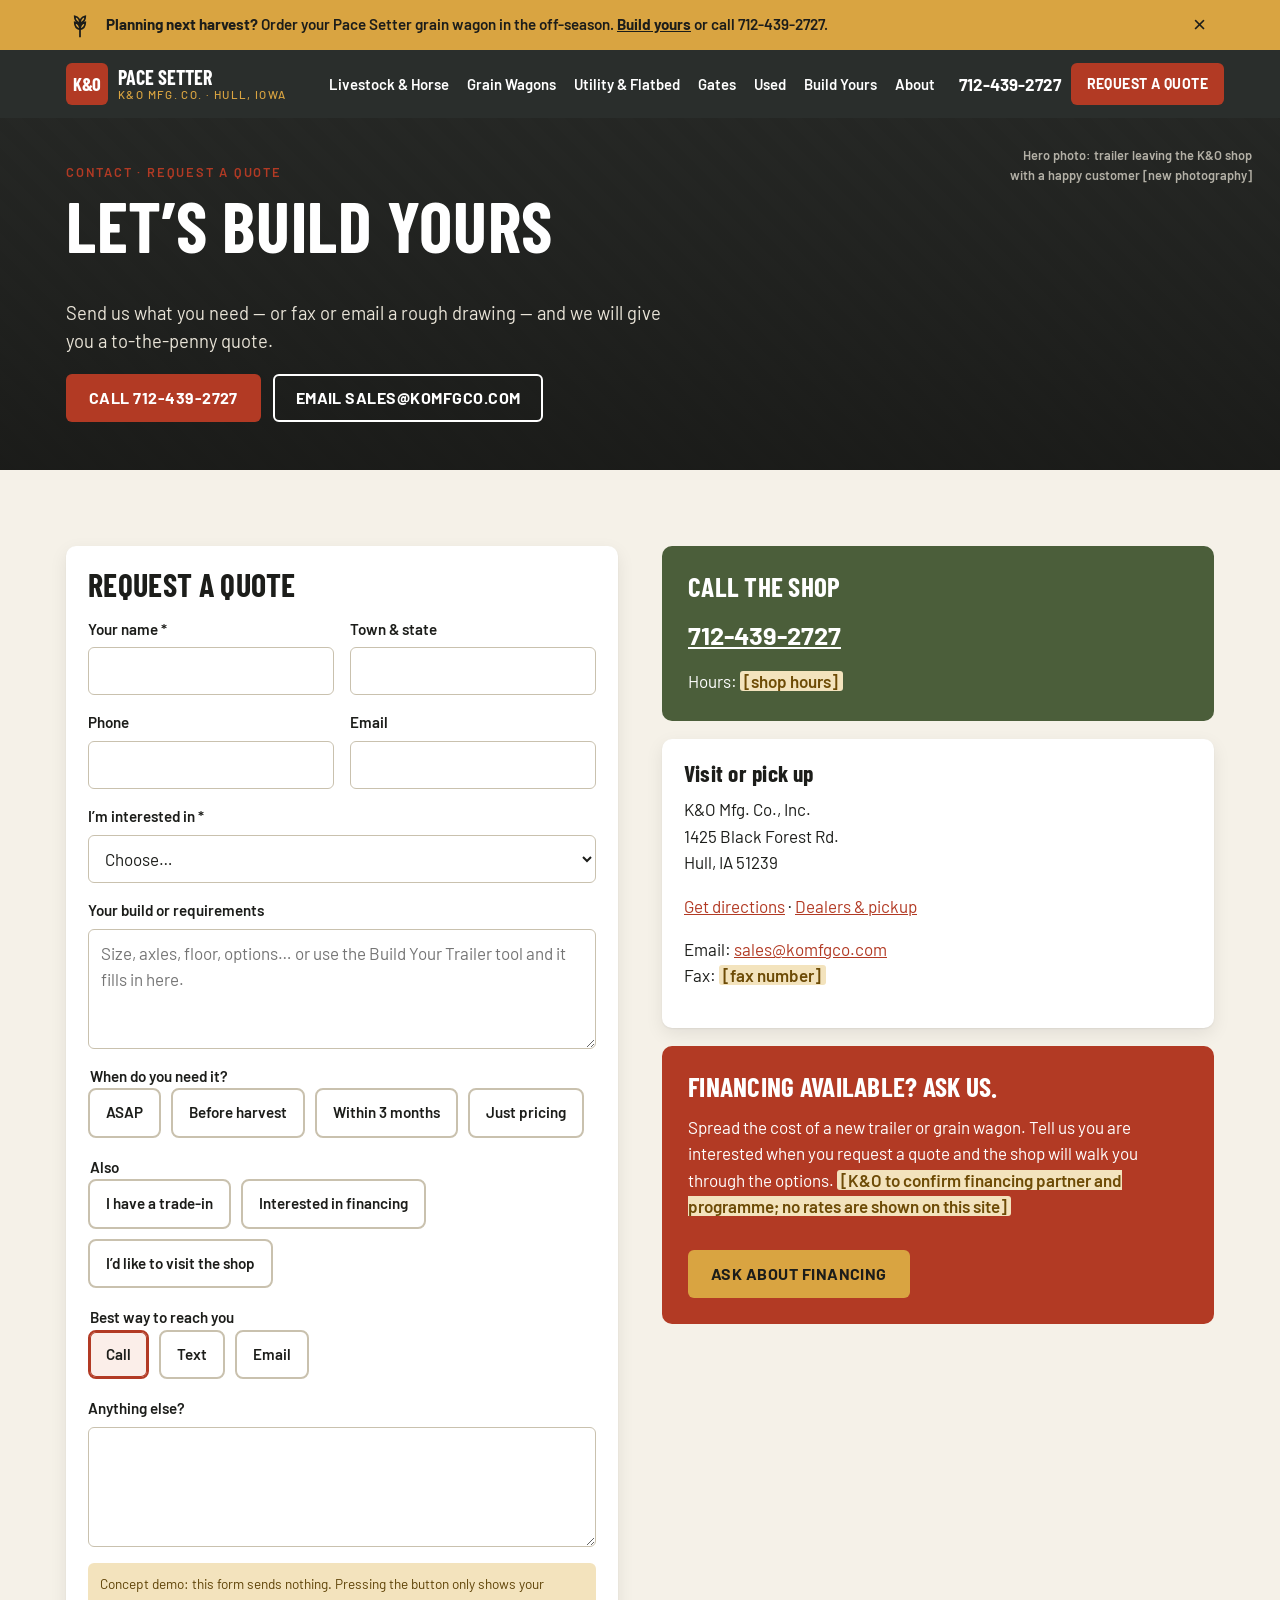
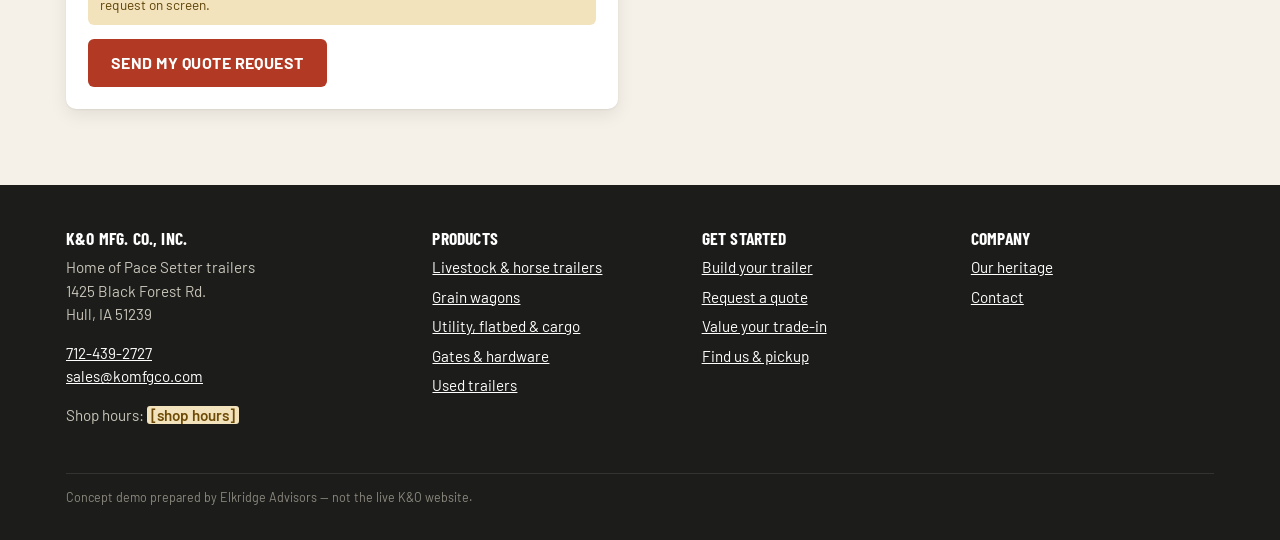
<file: contact.html>
<!DOCTYPE html>
<html lang="en">
<head>
<meta charset="utf-8">
<meta name="viewport" content="width=device-width, initial-scale=1">
<title>Contact &amp; Request a Quote | Pace Setter Trailers by K&amp;O Mfg. Co.</title>
<meta name="description" content="Request a quote on a Pace Setter trailer, grain wagon or gates from K&O Mfg. Co., Hull, Iowa. Call 712-439-2727.">
<link rel="preconnect" href="https://fonts.googleapis.com">
<link rel="preconnect" href="https://fonts.gstatic.com" crossorigin>
<link href="https://fonts.googleapis.com/css2?family=Barlow:wght@400;500;600;700&family=Barlow+Condensed:wght@600;700&display=swap" rel="stylesheet">
<link rel="stylesheet" href="assets/site.css">
<script src="assets/site.js" defer></script>
<script>
document.addEventListener('DOMContentLoaded', function () {
  if (new URLSearchParams(location.search).get('finance') === '1') document.getElementById('q-fin').checked = true;
});
</script>
</head>
<body>
<a href="#main" class="ph-text" style="position:absolute;left:-9999px">Skip to content</a>
<div class="harvest" id="harvest-banner" role="region" aria-label="Seasonal notice">
  <div class="wrap">
    <svg class="harvest-icon" viewBox="0 0 32 32" aria-hidden="true"><path d="M16 30V10M16 14c-4-1-6-4-6-8 4 1 6 4 6 8zm0 0c4-1 6-4 6-8-4 1-6 4-6 8zm0 7c-4-1-6-4-6-8 4 1 6 4 6 8zm0 0c4-1 6-4 6-8-4 1-6 4-6 8z" fill="none" stroke="#1c1d1a" stroke-width="2"/></svg>
    <div class="msg"></div>
    <button class="close" type="button" aria-label="Dismiss notice">&times;</button>
  </div>
</div>
<header class="site-header">
  <div class="wrap">
    <a class="brand" href="index.html" aria-label="K&amp;O Mfg. Co. home">
      <span class="brand-mark">K&amp;O</span>
      <span class="brand-name">Pace Setter<small>K&amp;O Mfg. Co. &middot; Hull, Iowa</small></span>
    </a>
    <button class="nav-toggle" type="button" aria-expanded="false" aria-controls="site-nav" aria-label="Menu">&#9776;</button>
    <nav class="site-nav" id="site-nav" aria-label="Main"><a href="livestock-horse-trailers.html">Livestock &amp; Horse</a><a href="grain-wagons.html">Grain Wagons</a><a href="utility-flatbed.html">Utility &amp; Flatbed</a><a href="gates-hardware.html">Gates</a><a href="used-trailers.html">Used</a><a href="build.html">Build Yours</a><a href="about.html">About</a></nav>
    <div class="header-actions">
      <a class="tel-link" href="tel:+17124392727">712-439-2727</a>
      <a class="btn btn-primary" href="contact.html">Request a quote</a>
    </div>
  </div>
</header>
<main id="main">

<section class="hero short">
  <div class="hero-media"><div class="photo ph " role="img" aria-label="Photo placeholder"><span>Hero photo: trailer leaving the K&amp;O shop with a happy customer [new photography]</span></div></div>
  <div class="wrap">
    <span class="eyebrow">Contact &middot; Request a quote</span>
    <h1>Let&rsquo;s build yours</h1>
    <p class="lead">Send us what you need &mdash; or fax or email a rough drawing &mdash; and we will give you a to-the-penny quote.</p>
    <div class="btn-row"><a class="btn btn-primary" href="tel:+17124392727">Call 712-439-2727</a><a class="btn btn-ghost" href="mailto:sales@komfgco.com">Email sales@komfgco.com</a></div>
  </div>
</section>

<section>
  <div class="wrap split" style="align-items:start">
    <div class="form-card">
      <h2 style="font-size:2rem">Request a quote</h2>
      <form data-demo-form="quote-confirm" novalidate>
        <div class="two">
          <div class="field"><label for="q-name">Your name *</label><input id="q-name" name="name" type="text" autocomplete="name" required></div>
          <div class="field"><label for="q-town">Town &amp; state</label><input id="q-town" name="town" type="text" autocomplete="address-level2"></div>
        </div>
        <div class="two">
          <div class="field"><label for="q-phone">Phone</label><input id="q-phone" name="phone" type="tel" autocomplete="tel"></div>
          <div class="field"><label for="q-email">Email</label><input id="q-email" name="email" type="email" autocomplete="email"></div>
        </div>
        <div class="field"><label for="q-product">I&rsquo;m interested in *</label>
          <select id="q-product" name="product" required>
            <option value="">Choose&hellip;</option>
            <option>Livestock trailer</option><option>Horse trailer</option><option>Grain wagon / Grain Express</option>
            <option>Flatbed trailer</option><option>Aluminum utility trailer</option><option>Cargo / skid loader trailer</option>
            <option>Cattle gates &amp; hardware</option><option>Horse stalls, feeders &amp; corral panels</option>
            <option>Used trailer</option><option>Other / custom</option>
          </select></div>
        <div class="field"><label for="q-build">Your build or requirements</label><textarea id="q-build" name="build" placeholder="Size, axles, floor, options&hellip; or use the Build Your Trailer tool and it fills in here."></textarea></div>
        <fieldset><legend>When do you need it?</legend>
          <div class="opts">
            <label class="opt"><input type="radio" name="timing" value="As soon as possible"><span>ASAP</span></label>
            <label class="opt"><input type="radio" name="timing" value="Before harvest"><span>Before harvest</span></label>
            <label class="opt"><input type="radio" name="timing" value="Within 3 months"><span>Within 3 months</span></label>
            <label class="opt"><input type="radio" name="timing" value="Just pricing"><span>Just pricing</span></label>
          </div></fieldset>
        <fieldset><legend>Also</legend>
          <div class="opts">
            <label class="opt"><input type="checkbox" name="has_trade" value="I have a trailer to trade in"><span>I have a trade-in</span></label>
            <label class="opt"><input type="checkbox" name="financing" value="Interested in financing" id="q-fin"><span>Interested in financing</span></label>
            <label class="opt"><input type="checkbox" name="visit" value="Would like to visit the shop"><span>I&rsquo;d like to visit the shop</span></label>
          </div></fieldset>
        <div class="trade-fields" hidden>
          <div class="two">
            <div class="field"><label for="q-ttype">Trade-in type &amp; make</label><input id="q-ttype" name="trade_make" type="text"></div>
            <div class="field"><label for="q-tyear">Trade-in year</label><input id="q-tyear" name="trade_year" type="number" min="1950" max="2027"></div>
          </div>
        </div>
        <fieldset><legend>Best way to reach you</legend>
          <div class="opts">
            <label class="opt"><input type="radio" name="contact_pref" value="Call" checked><span>Call</span></label>
            <label class="opt"><input type="radio" name="contact_pref" value="Text"><span>Text</span></label>
            <label class="opt"><input type="radio" name="contact_pref" value="Email"><span>Email</span></label>
          </div></fieldset>
        <div class="field"><label for="q-msg">Anything else?</label><textarea id="q-msg" name="message"></textarea></div>
        <p class="demo-note">Concept demo: this form sends nothing. Pressing the button only shows your request on screen.</p>
        <button class="btn btn-primary" type="submit">Send my quote request</button>
      </form>
      <div class="confirm" id="quote-confirm" role="status" style="margin-top:16px"><h3>Demo: request not sent</h3><p>On the live site this would go to the shop at sales@komfgco.com. Here is what you entered:</p><pre></pre></div>
    </div>
    <div class="grid">
      <div class="callout">
        <h3>Call the shop</h3>
        <p style="font-size:1.6rem;font-weight:700;margin:0"><a style="color:#fff" href="tel:+17124392727">712-439-2727</a></p>
        <p style="margin:0">Hours: <span class="ph-text">[shop hours]</span></p>
      </div>
      <div class="form-card">
        <h3>Visit or pick up</h3>
        <p>K&amp;O Mfg. Co., Inc.<br>1425 Black Forest Rd.<br>Hull, IA 51239</p>
        <p><a href="https://www.google.com/maps/search/?api=1&amp;query=1425+Black+Forest+Rd+Hull+IA+51239" target="_blank" rel="noopener">Get directions</a> &middot; <a href="index.html#find-us">Dealers &amp; pickup</a></p>
        <p>Email: <a href="mailto:sales@komfgco.com">sales@komfgco.com</a><br>Fax: <span class="ph-text">[fax number]</span></p>
      </div>
      
<div class="callout rust">
  <h3>Financing available? Ask us.</h3>
  <p>Spread the cost of a new trailer or grain wagon. Tell us you are interested when you request a quote and the shop will walk you through the options. <span class="ph-text">[K&amp;O to confirm financing partner and programme; no rates are shown on this site]</span></p>
  <div class="btn-row"><a class="btn btn-wheat" href="contact.html?finance=1">Ask about financing</a></div>
</div>

    </div>
  </div>
</section>
</main>
<footer class="site-footer">
  <div class="wrap">
    <div class="footer-grid">
      <div>
        <h4>K&amp;O Mfg. Co., Inc.</h4>
        <p>Home of Pace Setter trailers<br>1425 Black Forest Rd.<br>Hull, IA 51239</p>
        <p><a href="tel:+17124392727">712-439-2727</a><br><a href="mailto:sales@komfgco.com">sales@komfgco.com</a></p>
        <p>Shop hours: <span class="ph-text">[shop hours]</span></p>
      </div>
      <div>
        <h4>Products</h4>
        <ul>
          <li><a href="livestock-horse-trailers.html">Livestock &amp; horse trailers</a></li>
          <li><a href="grain-wagons.html">Grain wagons</a></li>
          <li><a href="utility-flatbed.html">Utility, flatbed &amp; cargo</a></li>
          <li><a href="gates-hardware.html">Gates &amp; hardware</a></li>
          <li><a href="used-trailers.html">Used trailers</a></li>
        </ul>
      </div>
      <div>
        <h4>Get started</h4>
        <ul>
          <li><a href="build.html">Build your trailer</a></li>
          <li><a href="contact.html">Request a quote</a></li>
          <li><a href="used-trailers.html#trade">Value your trade-in</a></li>
          <li><a href="index.html#find-us">Find us &amp; pickup</a></li>
        </ul>
      </div>
      <div>
        <h4>Company</h4>
        <ul>
          <li><a href="about.html">Our heritage</a></li>
          <li><a href="contact.html">Contact</a></li>
        </ul>
      </div>
    </div>
    <p class="demo-line">Concept demo prepared by Elkridge Advisors &mdash; not the live K&amp;O website.</p>
  </div>
</footer>
<nav class="action-bar" aria-label="Quick actions">
  <a href="tel:+17124392727"><span aria-hidden="true">&#9742;</span>Call the shop</a>
  <a href="contact.html"><span aria-hidden="true">&#9998;</span>Get a quote</a>
  <a href="build.html"><span aria-hidden="true">&#9881;</span>Build yours</a>
</nav>
</body>
</html>
</file>
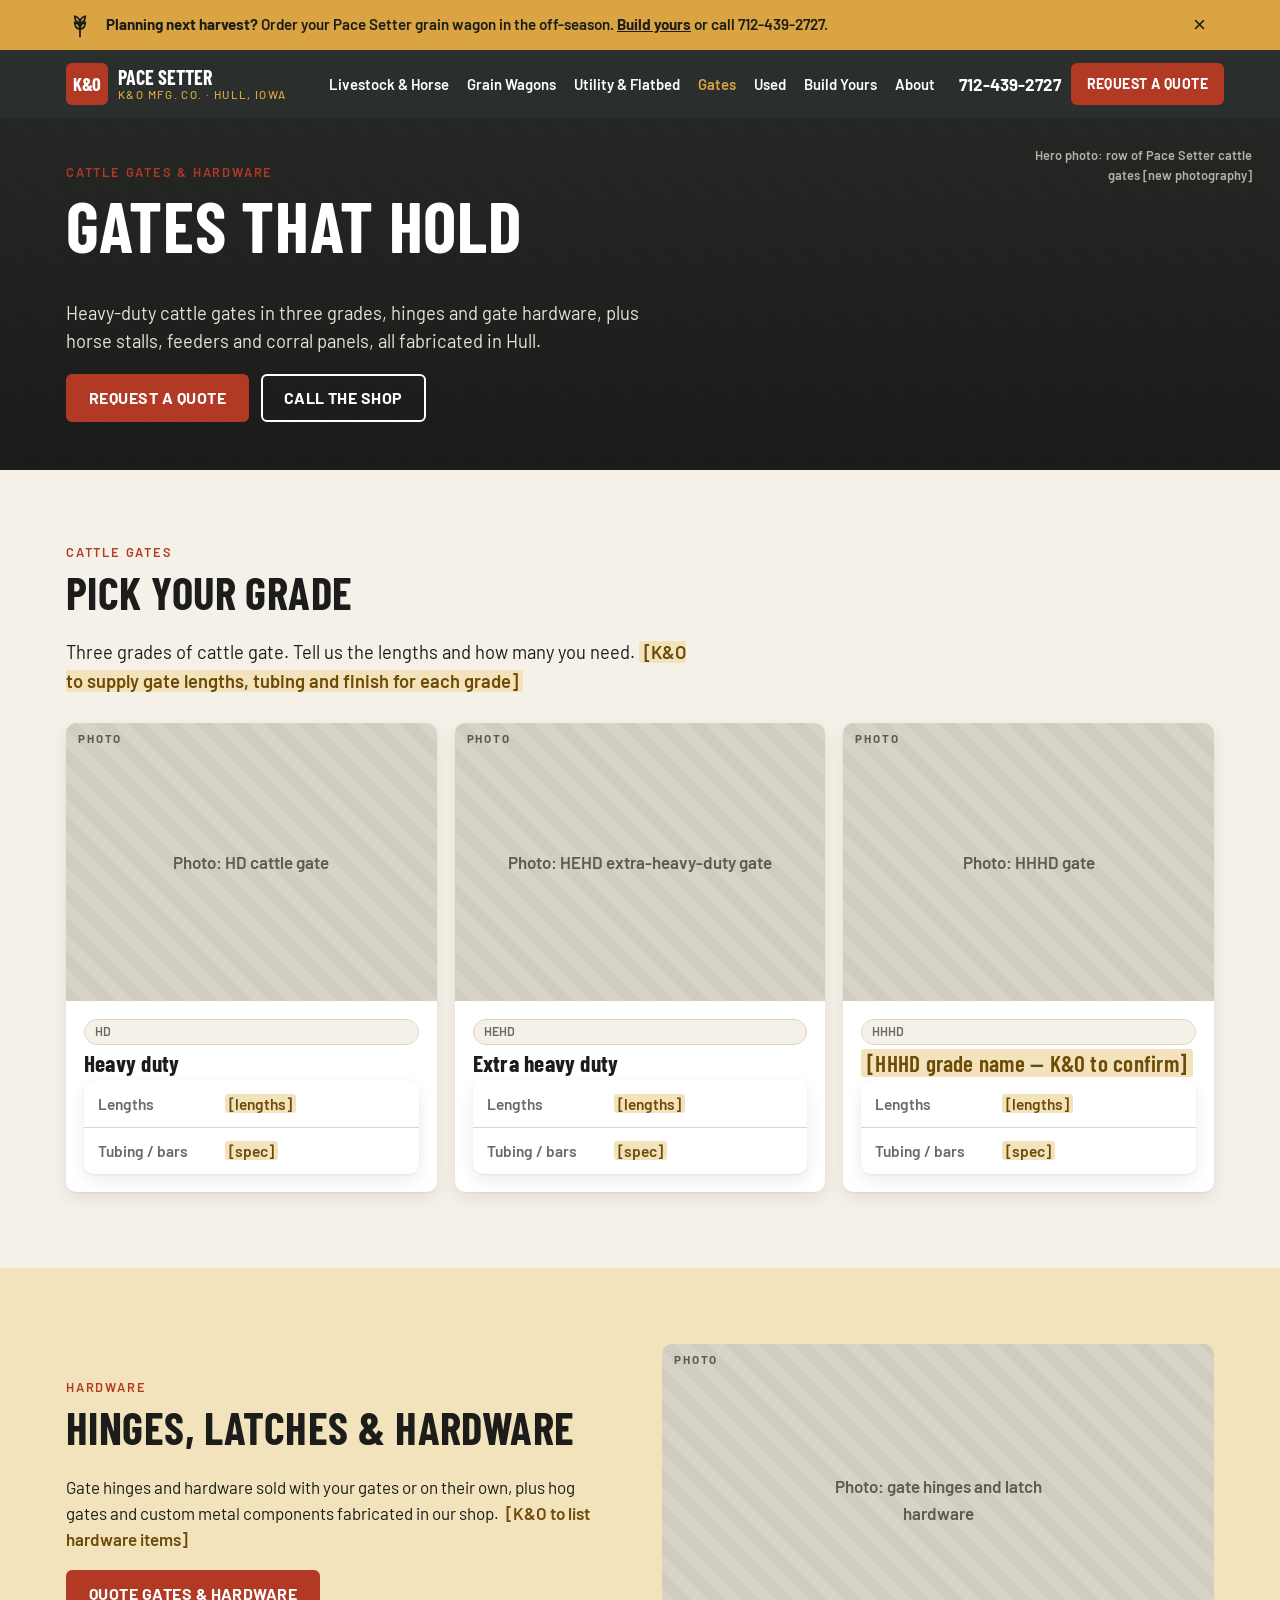
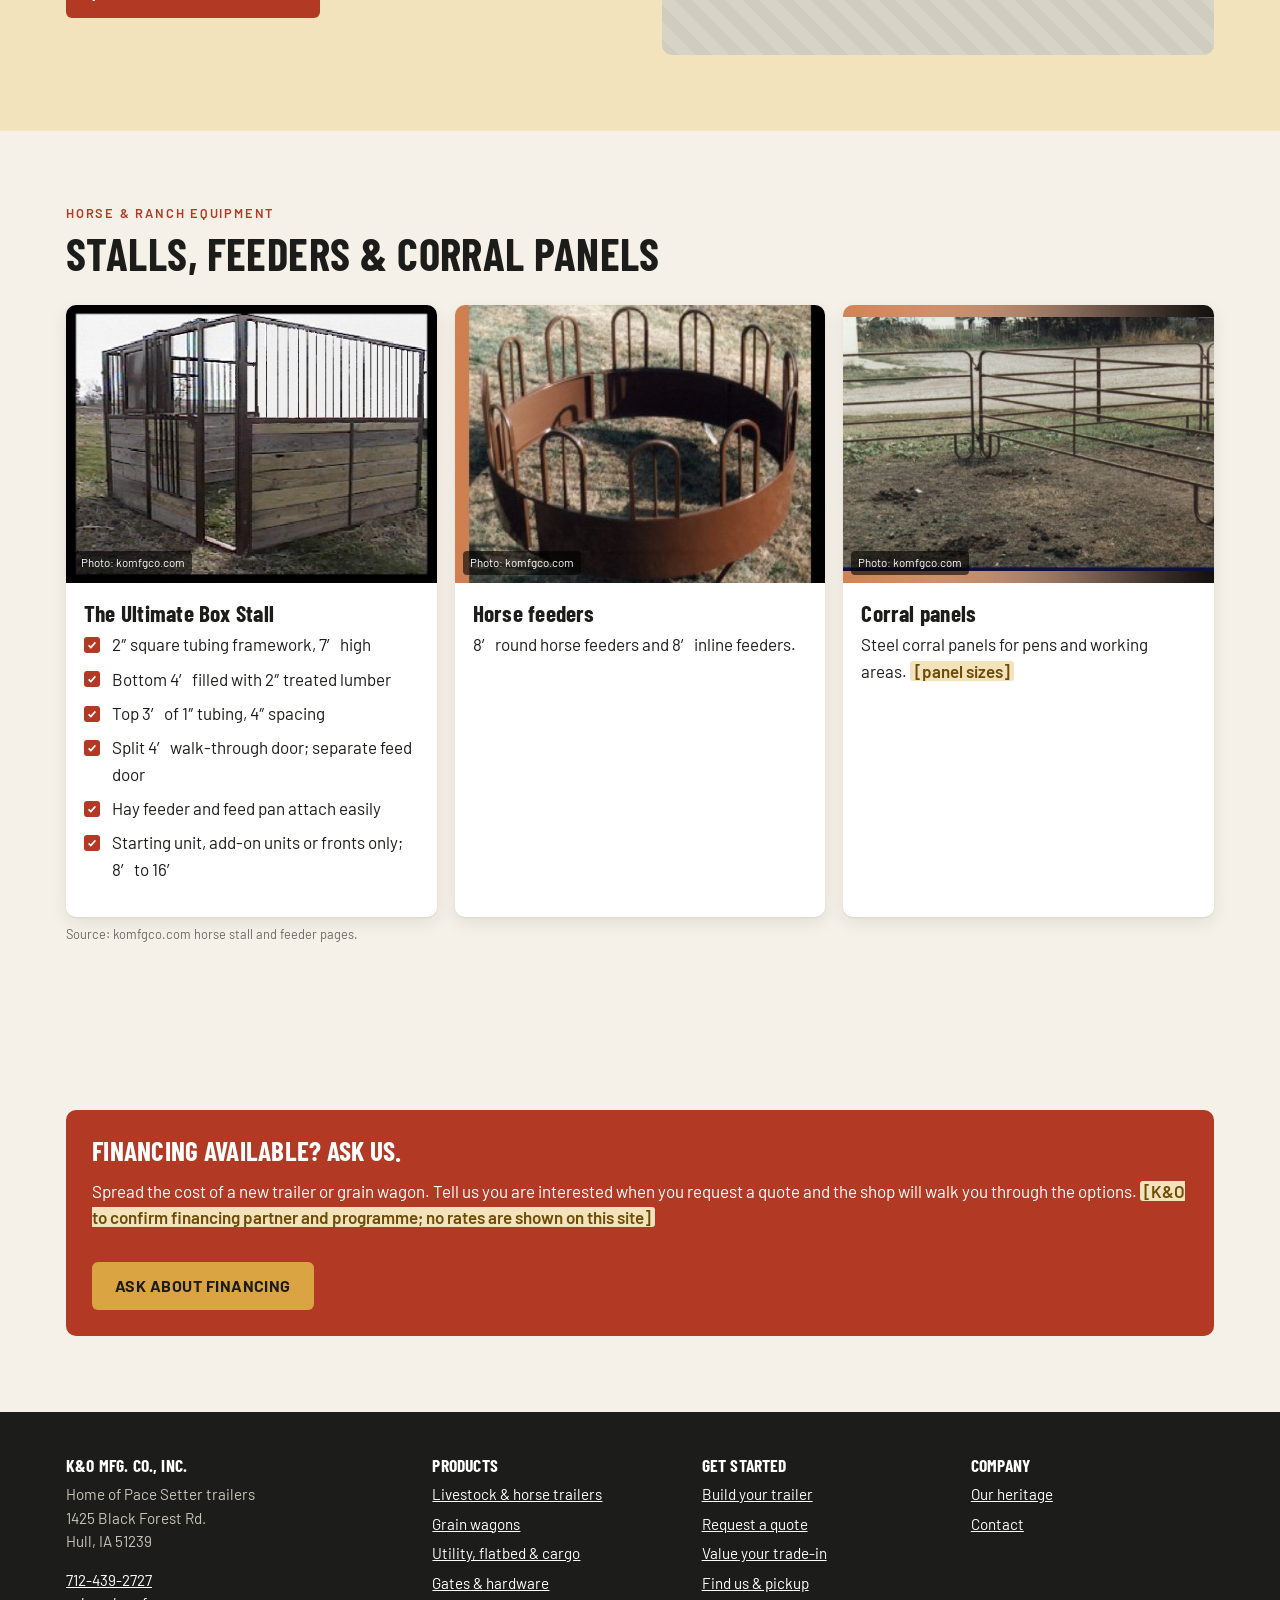
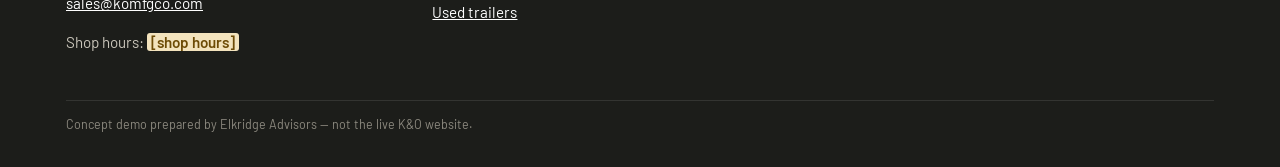
<file: gates-hardware.html>
<!DOCTYPE html>
<html lang="en">
<head>
<meta charset="utf-8">
<meta name="viewport" content="width=device-width, initial-scale=1">
<title>Cattle Gates &amp; Hardware | Pace Setter Trailers by K&amp;O Mfg. Co.</title>
<meta name="description" content="Pace Setter HD, HEHD and HHHD cattle gates, gate hinges and hardware, horse stalls, feeders and corral panels from K&O Mfg. Co.">
<link rel="preconnect" href="https://fonts.googleapis.com">
<link rel="preconnect" href="https://fonts.gstatic.com" crossorigin>
<link href="https://fonts.googleapis.com/css2?family=Barlow:wght@400;500;600;700&family=Barlow+Condensed:wght@600;700&display=swap" rel="stylesheet">
<link rel="stylesheet" href="assets/site.css">
<script src="assets/site.js" defer></script>
</head>
<body>
<a href="#main" class="ph-text" style="position:absolute;left:-9999px">Skip to content</a>
<div class="harvest" id="harvest-banner" role="region" aria-label="Seasonal notice">
  <div class="wrap">
    <svg class="harvest-icon" viewBox="0 0 32 32" aria-hidden="true"><path d="M16 30V10M16 14c-4-1-6-4-6-8 4 1 6 4 6 8zm0 0c4-1 6-4 6-8-4 1-6 4-6 8zm0 7c-4-1-6-4-6-8 4 1 6 4 6 8zm0 0c4-1 6-4 6-8-4 1-6 4-6 8z" fill="none" stroke="#1c1d1a" stroke-width="2"/></svg>
    <div class="msg"></div>
    <button class="close" type="button" aria-label="Dismiss notice">&times;</button>
  </div>
</div>
<header class="site-header">
  <div class="wrap">
    <a class="brand" href="index.html" aria-label="K&amp;O Mfg. Co. home">
      <span class="brand-mark">K&amp;O</span>
      <span class="brand-name">Pace Setter<small>K&amp;O Mfg. Co. &middot; Hull, Iowa</small></span>
    </a>
    <button class="nav-toggle" type="button" aria-expanded="false" aria-controls="site-nav" aria-label="Menu">&#9776;</button>
    <nav class="site-nav" id="site-nav" aria-label="Main"><a href="livestock-horse-trailers.html">Livestock &amp; Horse</a><a href="grain-wagons.html">Grain Wagons</a><a href="utility-flatbed.html">Utility &amp; Flatbed</a><a href="gates-hardware.html" aria-current="page">Gates</a><a href="used-trailers.html">Used</a><a href="build.html">Build Yours</a><a href="about.html">About</a></nav>
    <div class="header-actions">
      <a class="tel-link" href="tel:+17124392727">712-439-2727</a>
      <a class="btn btn-primary" href="contact.html">Request a quote</a>
    </div>
  </div>
</header>
<main id="main">

<section class="hero short">
  <div class="hero-media"><div class="photo ph " role="img" aria-label="Photo placeholder"><span>Hero photo: row of Pace Setter cattle gates [new photography]</span></div></div>
  <div class="wrap">
    <span class="eyebrow">Cattle gates &amp; hardware</span>
    <h1>Gates that hold</h1>
    <p class="lead">Heavy-duty cattle gates in three grades, hinges and gate hardware, plus horse stalls, feeders and corral panels, all fabricated in Hull.</p>
    <div class="btn-row"><a class="btn btn-primary" href="contact.html?product=Cattle%20gates%20%26%20hardware">Request a quote</a><a class="btn btn-ghost" href="tel:+17124392727">Call the shop</a></div>
  </div>
</section>

<section>
  <div class="wrap">
    <div class="section-head">
      <span class="eyebrow">Cattle gates</span>
      <h2>Pick your grade</h2>
      <p class="lead">Three grades of cattle gate. Tell us the lengths and how many you need. <span class="ph-text">[K&amp;O to supply gate lengths, tubing and finish for each grade]</span></p>
    </div>
    <div class="cards three">
      <div class="card"><div class="photo ph " role="img" aria-label="Photo placeholder"><span>Photo: HD cattle gate</span></div><div class="card-body"><span class="tag">HD</span><h3>Heavy duty</h3><table class="specs"><tr><th>Lengths</th><td><span class="ph-text">[lengths]</span></td></tr><tr><th>Tubing / bars</th><td><span class="ph-text">[spec]</span></td></tr></table></div></div>
      <div class="card"><div class="photo ph " role="img" aria-label="Photo placeholder"><span>Photo: HEHD extra-heavy-duty gate</span></div><div class="card-body"><span class="tag">HEHD</span><h3>Extra heavy duty</h3><table class="specs"><tr><th>Lengths</th><td><span class="ph-text">[lengths]</span></td></tr><tr><th>Tubing / bars</th><td><span class="ph-text">[spec]</span></td></tr></table></div></div>
      <div class="card"><div class="photo ph " role="img" aria-label="Photo placeholder"><span>Photo: HHHD gate</span></div><div class="card-body"><span class="tag">HHHD</span><h3><span class="ph-text">[HHHD grade name &mdash; K&amp;O to confirm]</span></h3><table class="specs"><tr><th>Lengths</th><td><span class="ph-text">[lengths]</span></td></tr><tr><th>Tubing / bars</th><td><span class="ph-text">[spec]</span></td></tr></table></div></div>
    </div>
  </div>
</section>

<section class="band-wheat">
  <div class="wrap split">
    <div>
      <span class="eyebrow">Hardware</span>
      <h2>Hinges, latches &amp; hardware</h2>
      <p>Gate hinges and hardware sold with your gates or on their own, plus hog gates and custom metal components fabricated in our shop. <span class="ph-text">[K&amp;O to list hardware items]</span></p>
      <div class="btn-row"><a class="btn btn-primary" href="contact.html?product=Cattle%20gates%20%26%20hardware">Quote gates &amp; hardware</a></div>
    </div>
    <div class="photo ph wide" role="img" aria-label="Photo placeholder"><span>Photo: gate hinges and latch hardware</span></div>
  </div>
</section>

<section>
  <div class="wrap">
    <div class="section-head">
      <span class="eyebrow">Horse &amp; ranch equipment</span>
      <h2>Stalls, feeders &amp; corral panels</h2>
    </div>
    <div class="cards three">
      <div class="card"><figure class="photo "><img src="assets/img/pp090b07d9_0a_06.jpg" alt="Steel and wood horse box stall" loading="lazy"><figcaption>Photo: komfgco.com</figcaption></figure><div class="card-body"><h3>The Ultimate Box Stall</h3><ul class="checklist"><li>2&Prime; square tubing framework, 7&prime; high</li><li>Bottom 4&prime; filled with 2&Prime; treated lumber</li><li>Top 3&prime; of 1&Prime; tubing, 4&Prime; spacing</li><li>Split 4&prime; walk-through door; separate feed door</li><li>Hay feeder and feed pan attach easily</li><li>Starting unit, add-on units or fronts only; 8&prime; to 16&prime;</li></ul></div></div>
      <div class="card"><figure class="photo "><img src="assets/img/ppe5eb934e_0a_06.jpg" alt="Round horse feeder" loading="lazy"><figcaption>Photo: komfgco.com</figcaption></figure><div class="card-body"><h3>Horse feeders</h3><p>8&prime; round horse feeders and 8&prime; inline feeders.</p></div></div>
      <div class="card"><figure class="photo "><img src="assets/img/ppf6b7693c_0a_06.jpg" alt="Steel corral panels" loading="lazy"><figcaption>Photo: komfgco.com</figcaption></figure><div class="card-body"><h3>Corral panels</h3><p>Steel corral panels for pens and working areas. <span class="ph-text">[panel sizes]</span></p></div></div>
    </div>
    <p class="source">Source: komfgco.com horse stall and feeder pages.</p>
  </div>
</section>

<section><div class="wrap">
<div class="callout rust">
  <h3>Financing available? Ask us.</h3>
  <p>Spread the cost of a new trailer or grain wagon. Tell us you are interested when you request a quote and the shop will walk you through the options. <span class="ph-text">[K&amp;O to confirm financing partner and programme; no rates are shown on this site]</span></p>
  <div class="btn-row"><a class="btn btn-wheat" href="contact.html?finance=1">Ask about financing</a></div>
</div>
</div></section>
</main>
<footer class="site-footer">
  <div class="wrap">
    <div class="footer-grid">
      <div>
        <h4>K&amp;O Mfg. Co., Inc.</h4>
        <p>Home of Pace Setter trailers<br>1425 Black Forest Rd.<br>Hull, IA 51239</p>
        <p><a href="tel:+17124392727">712-439-2727</a><br><a href="mailto:sales@komfgco.com">sales@komfgco.com</a></p>
        <p>Shop hours: <span class="ph-text">[shop hours]</span></p>
      </div>
      <div>
        <h4>Products</h4>
        <ul>
          <li><a href="livestock-horse-trailers.html">Livestock &amp; horse trailers</a></li>
          <li><a href="grain-wagons.html">Grain wagons</a></li>
          <li><a href="utility-flatbed.html">Utility, flatbed &amp; cargo</a></li>
          <li><a href="gates-hardware.html">Gates &amp; hardware</a></li>
          <li><a href="used-trailers.html">Used trailers</a></li>
        </ul>
      </div>
      <div>
        <h4>Get started</h4>
        <ul>
          <li><a href="build.html">Build your trailer</a></li>
          <li><a href="contact.html">Request a quote</a></li>
          <li><a href="used-trailers.html#trade">Value your trade-in</a></li>
          <li><a href="index.html#find-us">Find us &amp; pickup</a></li>
        </ul>
      </div>
      <div>
        <h4>Company</h4>
        <ul>
          <li><a href="about.html">Our heritage</a></li>
          <li><a href="contact.html">Contact</a></li>
        </ul>
      </div>
    </div>
    <p class="demo-line">Concept demo prepared by Elkridge Advisors &mdash; not the live K&amp;O website.</p>
  </div>
</footer>
<nav class="action-bar" aria-label="Quick actions">
  <a href="tel:+17124392727"><span aria-hidden="true">&#9742;</span>Call the shop</a>
  <a href="contact.html"><span aria-hidden="true">&#9998;</span>Get a quote</a>
  <a href="build.html"><span aria-hidden="true">&#9881;</span>Build yours</a>
</nav>
</body>
</html>
</file>
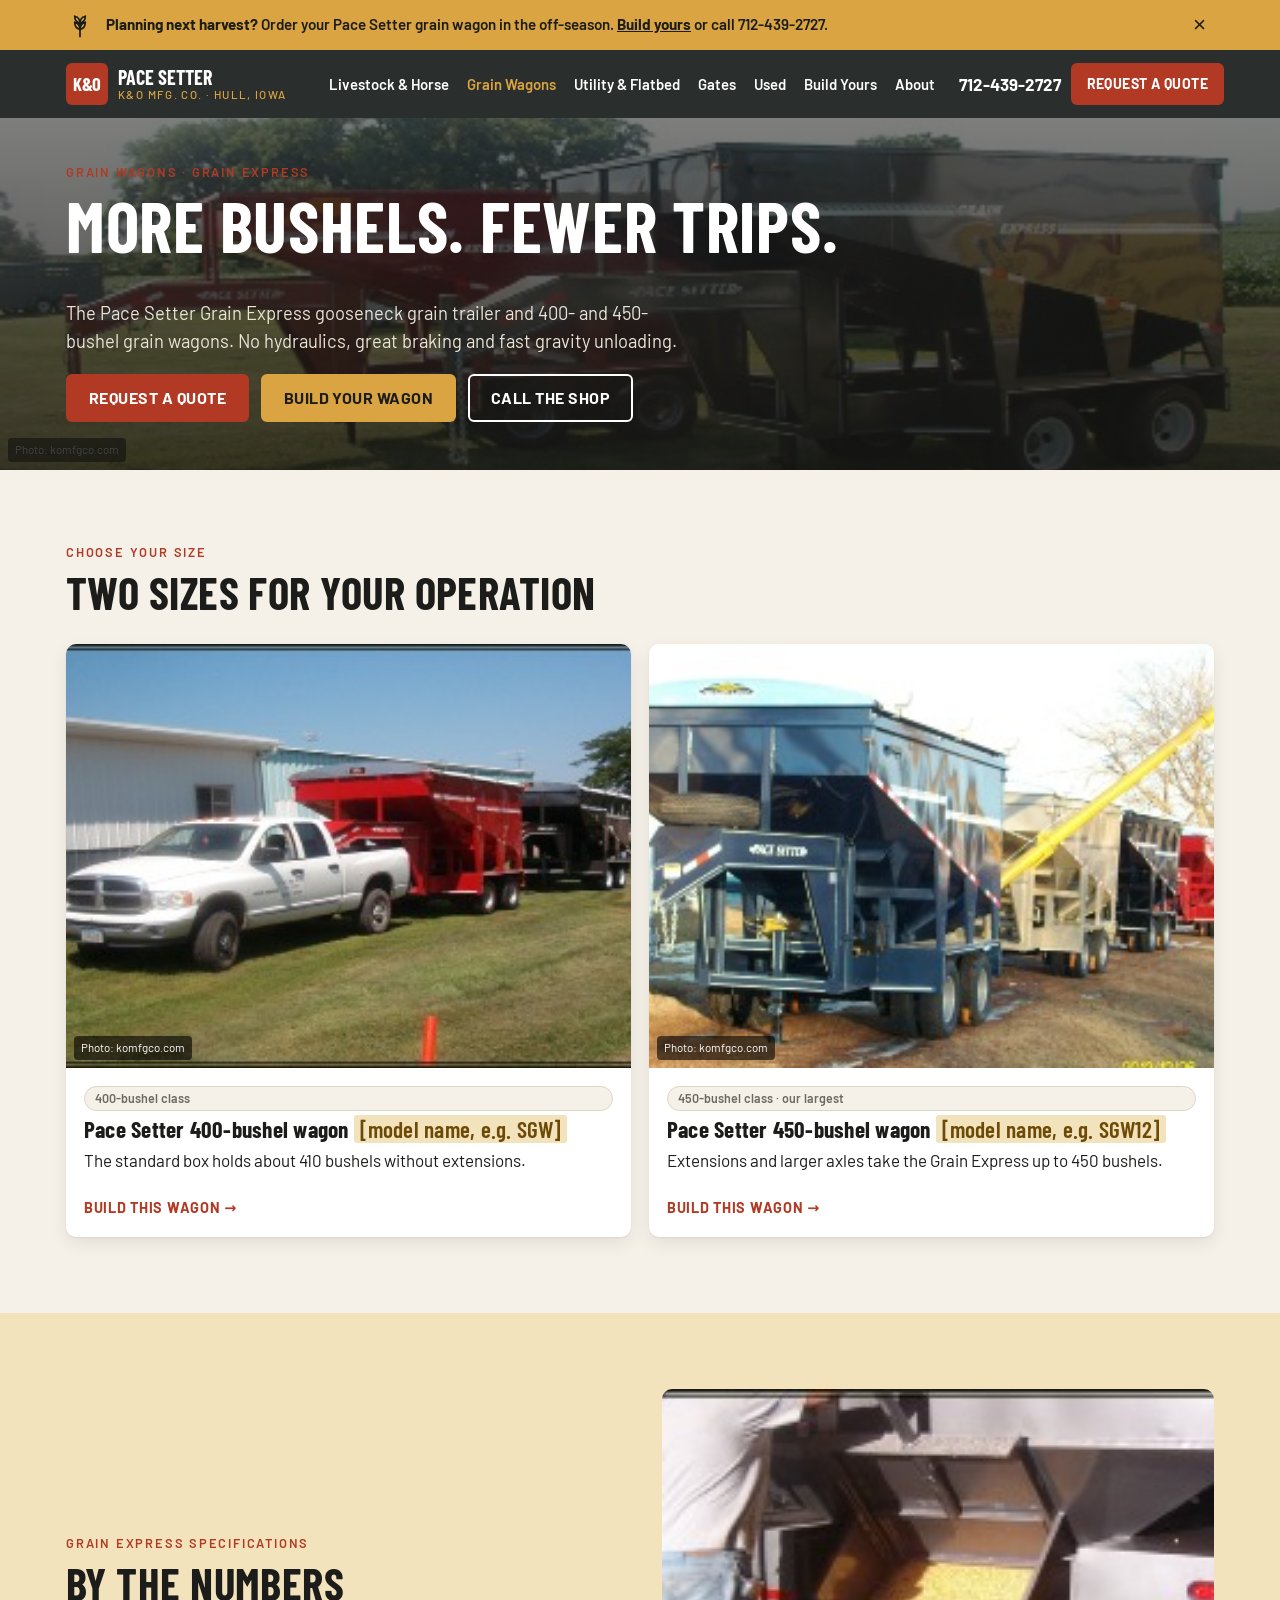
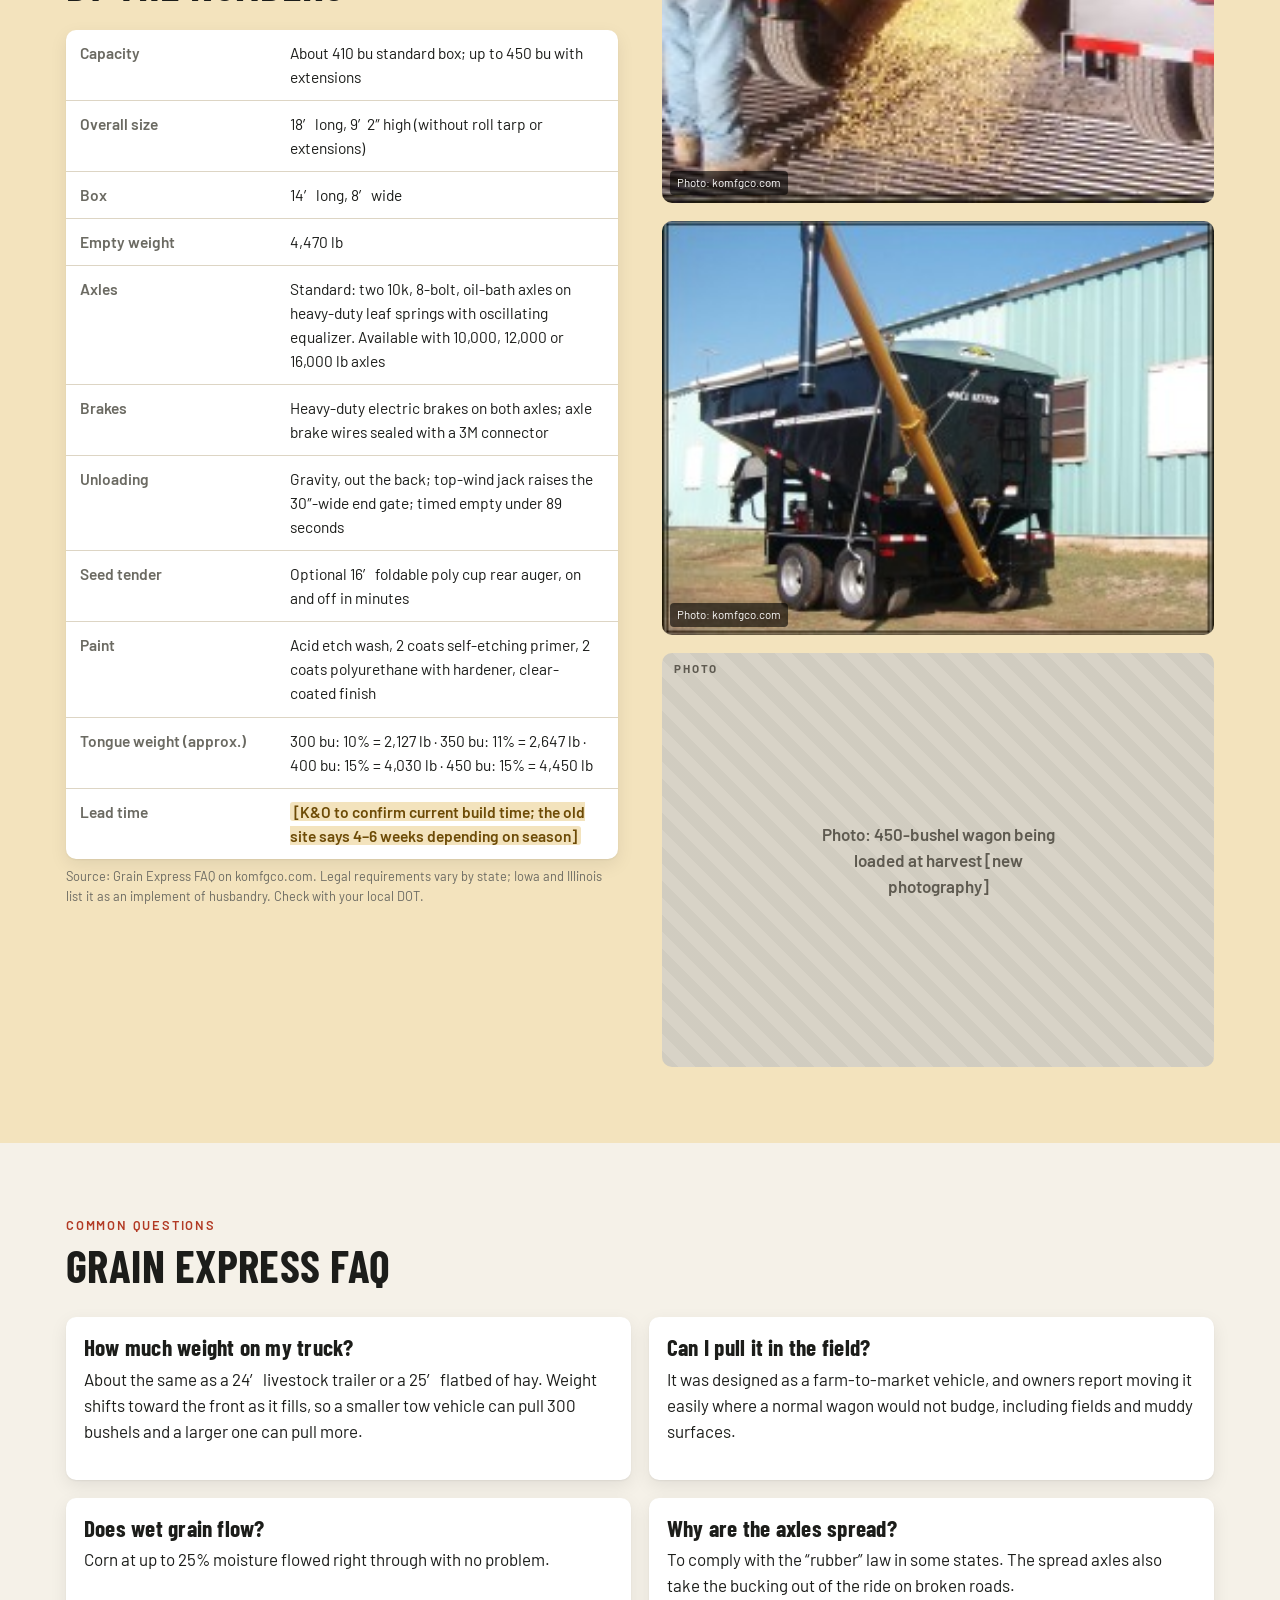
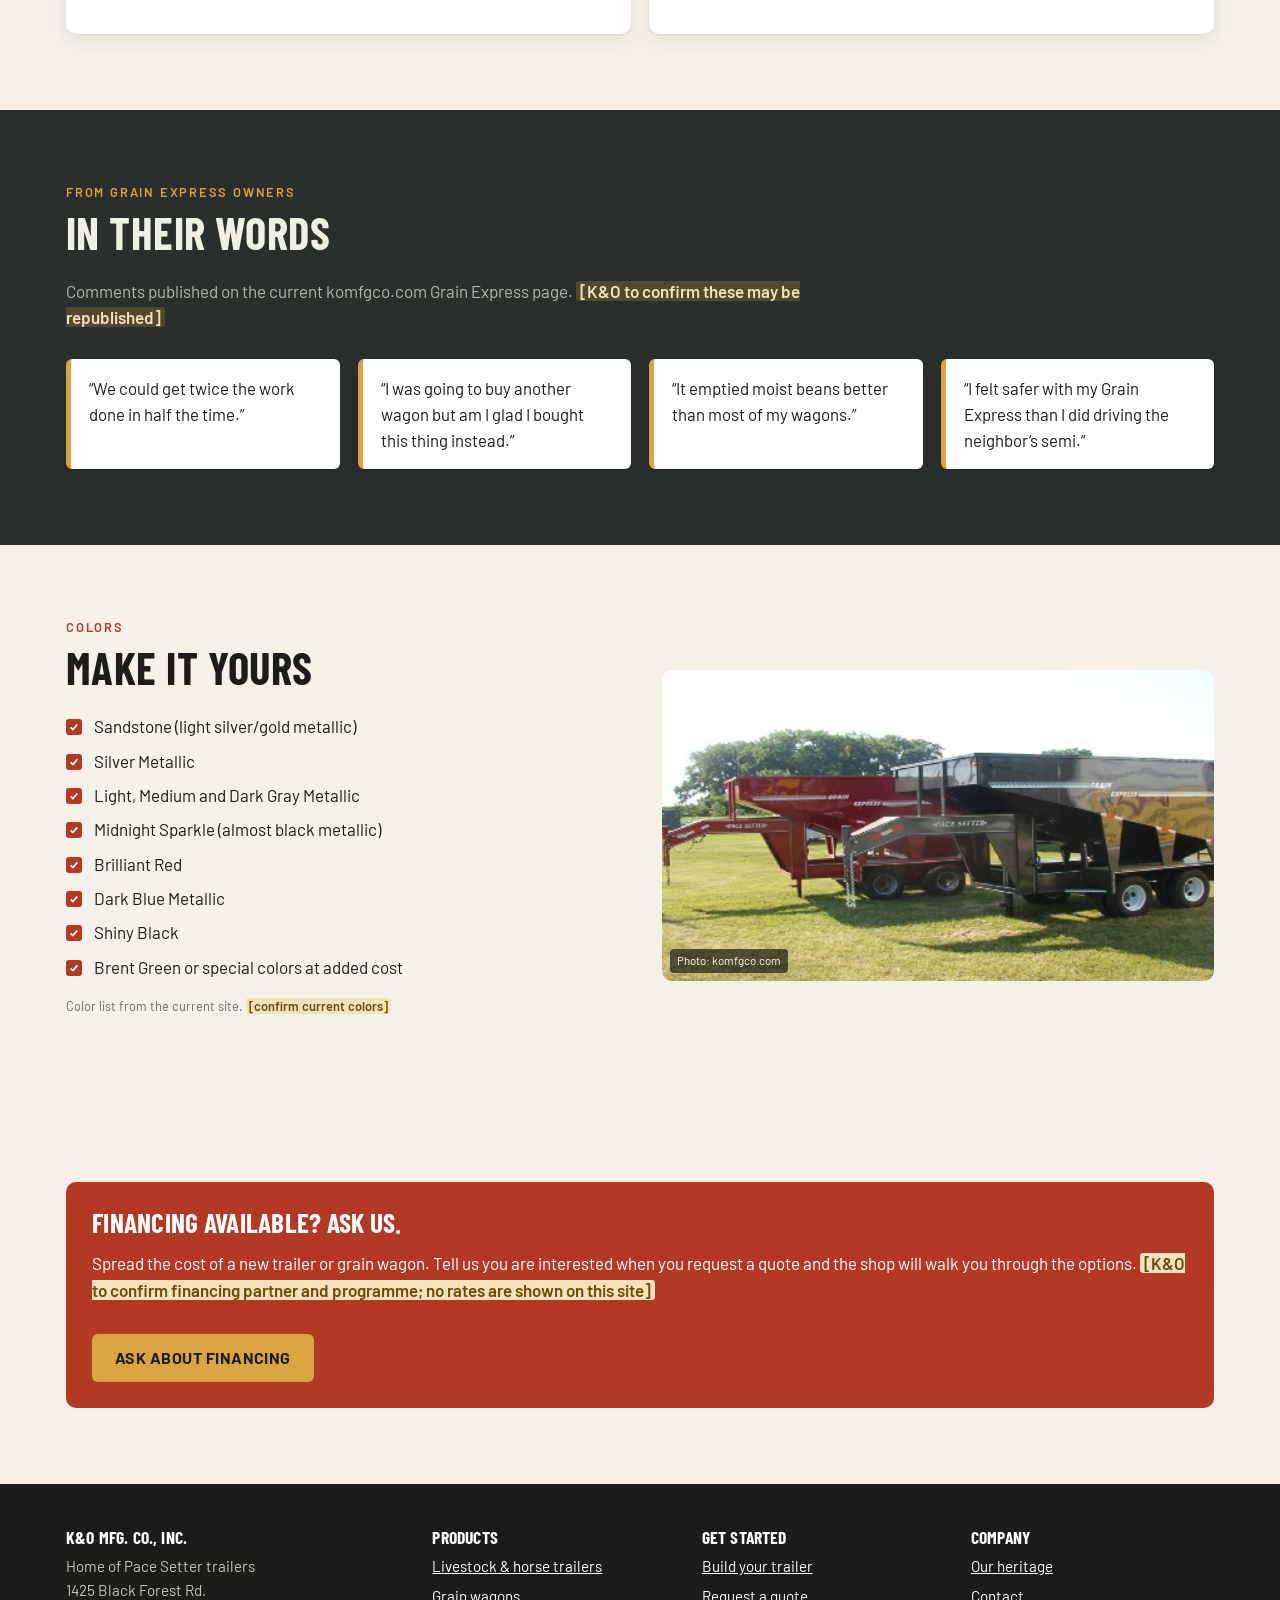
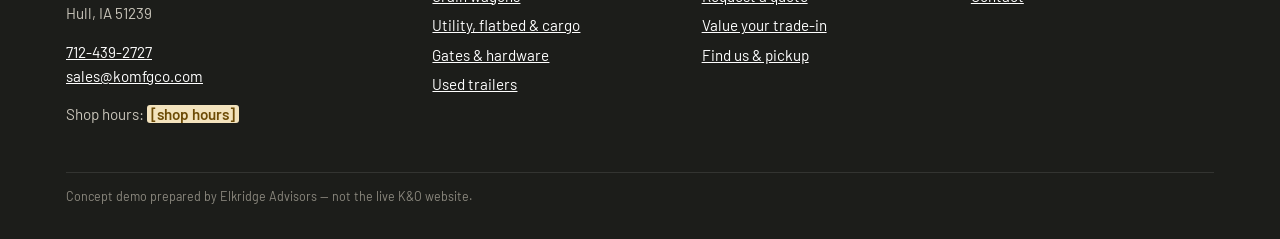
<file: grain-wagons.html>
<!DOCTYPE html>
<html lang="en">
<head>
<meta charset="utf-8">
<meta name="viewport" content="width=device-width, initial-scale=1">
<title>Grain Wagons &amp; Grain Express | Pace Setter Trailers by K&amp;O Mfg. Co.</title>
<meta name="description" content="Pace Setter 400- and 450-bushel grain wagons and the Grain Express gooseneck grain trailer, built in Hull, Iowa.">
<link rel="preconnect" href="https://fonts.googleapis.com">
<link rel="preconnect" href="https://fonts.gstatic.com" crossorigin>
<link href="https://fonts.googleapis.com/css2?family=Barlow:wght@400;500;600;700&family=Barlow+Condensed:wght@600;700&display=swap" rel="stylesheet">
<link rel="stylesheet" href="assets/site.css">
<script src="assets/site.js" defer></script>
</head>
<body>
<a href="#main" class="ph-text" style="position:absolute;left:-9999px">Skip to content</a>
<div class="harvest" id="harvest-banner" role="region" aria-label="Seasonal notice">
  <div class="wrap">
    <svg class="harvest-icon" viewBox="0 0 32 32" aria-hidden="true"><path d="M16 30V10M16 14c-4-1-6-4-6-8 4 1 6 4 6 8zm0 0c4-1 6-4 6-8-4 1-6 4-6 8zm0 7c-4-1-6-4-6-8 4 1 6 4 6 8zm0 0c4-1 6-4 6-8-4 1-6 4-6 8z" fill="none" stroke="#1c1d1a" stroke-width="2"/></svg>
    <div class="msg"></div>
    <button class="close" type="button" aria-label="Dismiss notice">&times;</button>
  </div>
</div>
<header class="site-header">
  <div class="wrap">
    <a class="brand" href="index.html" aria-label="K&amp;O Mfg. Co. home">
      <span class="brand-mark">K&amp;O</span>
      <span class="brand-name">Pace Setter<small>K&amp;O Mfg. Co. &middot; Hull, Iowa</small></span>
    </a>
    <button class="nav-toggle" type="button" aria-expanded="false" aria-controls="site-nav" aria-label="Menu">&#9776;</button>
    <nav class="site-nav" id="site-nav" aria-label="Main"><a href="livestock-horse-trailers.html">Livestock &amp; Horse</a><a href="grain-wagons.html" aria-current="page">Grain Wagons</a><a href="utility-flatbed.html">Utility &amp; Flatbed</a><a href="gates-hardware.html">Gates</a><a href="used-trailers.html">Used</a><a href="build.html">Build Yours</a><a href="about.html">About</a></nav>
    <div class="header-actions">
      <a class="tel-link" href="tel:+17124392727">712-439-2727</a>
      <a class="btn btn-primary" href="contact.html">Request a quote</a>
    </div>
  </div>
</header>
<main id="main">

<section class="hero short">
  <div class="hero-media"><figure class="photo "><img src="assets/img/pp8549e2dc_0a_06.jpg" alt="Two Grain Express grain trailers in a field" loading="lazy"><figcaption>Photo: komfgco.com</figcaption></figure></div>
  <div class="wrap">
    <span class="eyebrow">Grain wagons &middot; Grain Express</span>
    <h1>More bushels. Fewer trips.</h1>
    <p class="lead">The Pace Setter Grain Express gooseneck grain trailer and 400- and 450-bushel grain wagons. No hydraulics, great braking and fast gravity unloading.</p>
    <div class="btn-row"><a class="btn btn-primary" href="contact.html?product=Grain%20wagon%20%2F%20Grain%20Express">Request a quote</a><a class="btn btn-wheat" href="build.html?type=grain">Build your wagon</a><a class="btn btn-ghost" href="tel:+17124392727">Call the shop</a></div>
  </div>
</section>

<section>
  <div class="wrap">
    <div class="section-head">
      <span class="eyebrow">Choose your size</span>
      <h2>Two sizes for your operation</h2>
    </div>
    <div class="cards">
      <div class="card"><figure class="photo "><img src="assets/img/pp26332676_0a_06.jpg" alt="Pickup towing Grain Express grain trailers" loading="lazy"><figcaption>Photo: komfgco.com</figcaption></figure><div class="card-body"><span class="tag">400-bushel class</span><h3>Pace Setter 400-bushel wagon <span class="ph-text">[model name, e.g. SGW]</span></h3><p>The standard box holds about 410 bushels without extensions.</p><a class="more" href="build.html?type=grain">Build this wagon &rarr;</a></div></div>
      <div class="card"><figure class="photo "><img src="assets/img/pp603ecea6_0a_06.jpg" alt="Pace Setter grain trailers lined up with an auger" loading="lazy"><figcaption>Photo: komfgco.com</figcaption></figure><div class="card-body"><span class="tag">450-bushel class &middot; our largest</span><h3>Pace Setter 450-bushel wagon <span class="ph-text">[model name, e.g. SGW12]</span></h3><p>Extensions and larger axles take the Grain Express up to 450 bushels.</p><a class="more" href="build.html?type=grain">Build this wagon &rarr;</a></div></div>
    </div>
  </div>
</section>

<section class="band-wheat">
  <div class="wrap split">
    <div>
      <span class="eyebrow">Grain Express specifications</span>
      <h2>By the numbers</h2>
      <table class="specs">
        <tr><th>Capacity</th><td>About 410 bu standard box; up to 450 bu with extensions</td></tr>
        <tr><th>Overall size</th><td>18&prime; long, 9&prime;2&Prime; high (without roll tarp or extensions)</td></tr>
        <tr><th>Box</th><td>14&prime; long, 8&prime; wide</td></tr>
        <tr><th>Empty weight</th><td>4,470 lb</td></tr>
        <tr><th>Axles</th><td>Standard: two 10k, 8-bolt, oil-bath axles on heavy-duty leaf springs with oscillating equalizer. Available with 10,000, 12,000 or 16,000 lb axles</td></tr>
        <tr><th>Brakes</th><td>Heavy-duty electric brakes on both axles; axle brake wires sealed with a 3M connector</td></tr>
        <tr><th>Unloading</th><td>Gravity, out the back; top-wind jack raises the 30&Prime;-wide end gate; timed empty under 89 seconds</td></tr>
        <tr><th>Seed tender</th><td>Optional 16&prime; foldable poly cup rear auger, on and off in minutes</td></tr>
        <tr><th>Paint</th><td>Acid etch wash, 2 coats self-etching primer, 2 coats polyurethane with hardener, clear-coated finish</td></tr>
        <tr><th>Tongue weight (approx.)</th><td>300 bu: 10% = 2,127 lb &middot; 350 bu: 11% = 2,647 lb &middot; 400 bu: 15% = 4,030 lb &middot; 450 bu: 15% = 4,450 lb</td></tr>
        <tr><th>Lead time</th><td><span class="ph-text">[K&amp;O to confirm current build time; the old site says 4&ndash;6 weeks depending on season]</span></td></tr>
      </table>
      <p class="source">Source: Grain Express FAQ on komfgco.com. Legal requirements vary by state; Iowa and Illinois list it as an implement of husbandry. Check with your local DOT.</p>
    </div>
    <div class="grid"><figure class="photo "><img src="assets/img/pp114ba06b_0a_06.jpg" alt="Grain flowing out of the Grain Express rear gate" loading="lazy"><figcaption>Photo: komfgco.com</figcaption></figure><figure class="photo "><img src="assets/img/pp9092a386_0a_06.jpg" alt="Grain Express with rear seed-tender auger" loading="lazy"><figcaption>Photo: komfgco.com</figcaption></figure><div class="photo ph " role="img" aria-label="Photo placeholder"><span>Photo: 450-bushel wagon being loaded at harvest [new photography]</span></div></div>
  </div>
</section>

<section>
  <div class="wrap">
    <div class="section-head">
      <span class="eyebrow">Common questions</span>
      <h2>Grain Express FAQ</h2>
    </div>
    <div class="cards">
      <div class="card"><div class="card-body"><h3>How much weight on my truck?</h3><p>About the same as a 24&prime; livestock trailer or a 25&prime; flatbed of hay. Weight shifts toward the front as it fills, so a smaller tow vehicle can pull 300 bushels and a larger one can pull more.</p></div></div>
      <div class="card"><div class="card-body"><h3>Can I pull it in the field?</h3><p>It was designed as a farm-to-market vehicle, and owners report moving it easily where a normal wagon would not budge, including fields and muddy surfaces.</p></div></div>
      <div class="card"><div class="card-body"><h3>Does wet grain flow?</h3><p>Corn at up to 25% moisture flowed right through with no problem.</p></div></div>
      <div class="card"><div class="card-body"><h3>Why are the axles spread?</h3><p>To comply with the &ldquo;rubber&rdquo; law in some states. The spread axles also take the bucking out of the ride on broken roads.</p></div></div>
    </div>
  </div>
</section>

<section class="dark">
  <div class="wrap">
    <div class="section-head">
      <span class="eyebrow">From Grain Express owners</span>
      <h2>In their words</h2>
      <p class="muted" style="color:#b9b6ac">Comments published on the current komfgco.com Grain Express page. <span class="ph-text">[K&amp;O to confirm these may be republished]</span></p>
    </div>
    <div class="cards four" style="color:var(--ink)">
      <div class="quote-card"><p>&ldquo;We could get twice the work done in half the time.&rdquo;</p></div>
      <div class="quote-card"><p>&ldquo;I was going to buy another wagon but am I glad I bought this thing instead.&rdquo;</p></div>
      <div class="quote-card"><p>&ldquo;It emptied moist beans better than most of my wagons.&rdquo;</p></div>
      <div class="quote-card"><p>&ldquo;I felt safer with my Grain Express than I did driving the neighbor&rsquo;s semi.&rdquo;</p></div>
    </div>
  </div>
</section>

<section>
  <div class="wrap split">
    <div>
      <span class="eyebrow">Colors</span>
      <h2>Make it yours</h2>
      <ul class="checklist">
        <li>Sandstone (light silver/gold metallic)</li><li>Silver Metallic</li><li>Light, Medium and Dark Gray Metallic</li>
        <li>Midnight Sparkle (almost black metallic)</li><li>Brilliant Red</li><li>Dark Blue Metallic</li><li>Shiny Black</li>
        <li>Brent Green or special colors at added cost</li>
      </ul>
      <p class="source">Color list from the current site. <span class="ph-text">[confirm current colors]</span></p>
    </div>
    <figure class="photo wide"><img src="assets/img/pp8549e2dc_0a_06.jpg" alt="Red and black Grain Express trailers" loading="lazy"><figcaption>Photo: komfgco.com</figcaption></figure>
  </div>
</section>

<section><div class="wrap">
<div class="callout rust">
  <h3>Financing available? Ask us.</h3>
  <p>Spread the cost of a new trailer or grain wagon. Tell us you are interested when you request a quote and the shop will walk you through the options. <span class="ph-text">[K&amp;O to confirm financing partner and programme; no rates are shown on this site]</span></p>
  <div class="btn-row"><a class="btn btn-wheat" href="contact.html?finance=1">Ask about financing</a></div>
</div>
</div></section>
</main>
<footer class="site-footer">
  <div class="wrap">
    <div class="footer-grid">
      <div>
        <h4>K&amp;O Mfg. Co., Inc.</h4>
        <p>Home of Pace Setter trailers<br>1425 Black Forest Rd.<br>Hull, IA 51239</p>
        <p><a href="tel:+17124392727">712-439-2727</a><br><a href="mailto:sales@komfgco.com">sales@komfgco.com</a></p>
        <p>Shop hours: <span class="ph-text">[shop hours]</span></p>
      </div>
      <div>
        <h4>Products</h4>
        <ul>
          <li><a href="livestock-horse-trailers.html">Livestock &amp; horse trailers</a></li>
          <li><a href="grain-wagons.html">Grain wagons</a></li>
          <li><a href="utility-flatbed.html">Utility, flatbed &amp; cargo</a></li>
          <li><a href="gates-hardware.html">Gates &amp; hardware</a></li>
          <li><a href="used-trailers.html">Used trailers</a></li>
        </ul>
      </div>
      <div>
        <h4>Get started</h4>
        <ul>
          <li><a href="build.html">Build your trailer</a></li>
          <li><a href="contact.html">Request a quote</a></li>
          <li><a href="used-trailers.html#trade">Value your trade-in</a></li>
          <li><a href="index.html#find-us">Find us &amp; pickup</a></li>
        </ul>
      </div>
      <div>
        <h4>Company</h4>
        <ul>
          <li><a href="about.html">Our heritage</a></li>
          <li><a href="contact.html">Contact</a></li>
        </ul>
      </div>
    </div>
    <p class="demo-line">Concept demo prepared by Elkridge Advisors &mdash; not the live K&amp;O website.</p>
  </div>
</footer>
<nav class="action-bar" aria-label="Quick actions">
  <a href="tel:+17124392727"><span aria-hidden="true">&#9742;</span>Call the shop</a>
  <a href="contact.html"><span aria-hidden="true">&#9998;</span>Get a quote</a>
  <a href="build.html"><span aria-hidden="true">&#9881;</span>Build yours</a>
</nav>
</body>
</html>
</file>
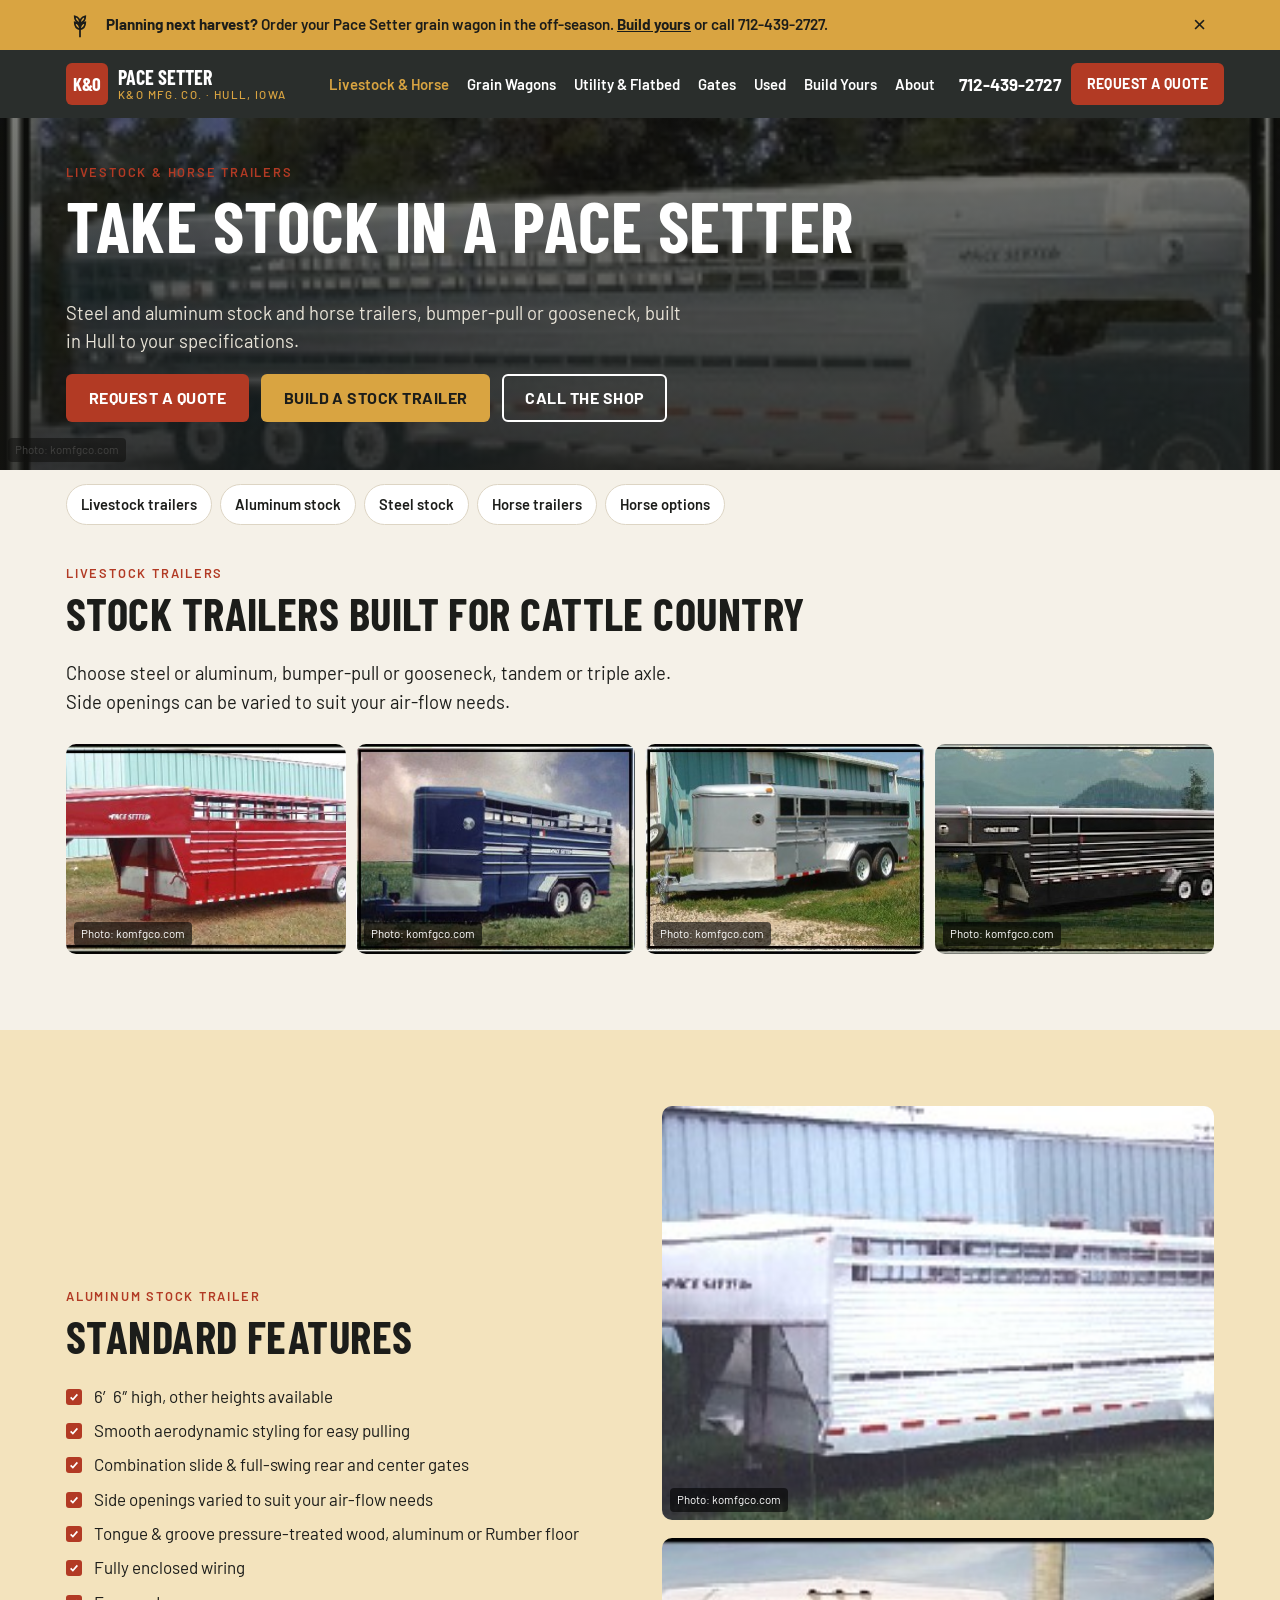
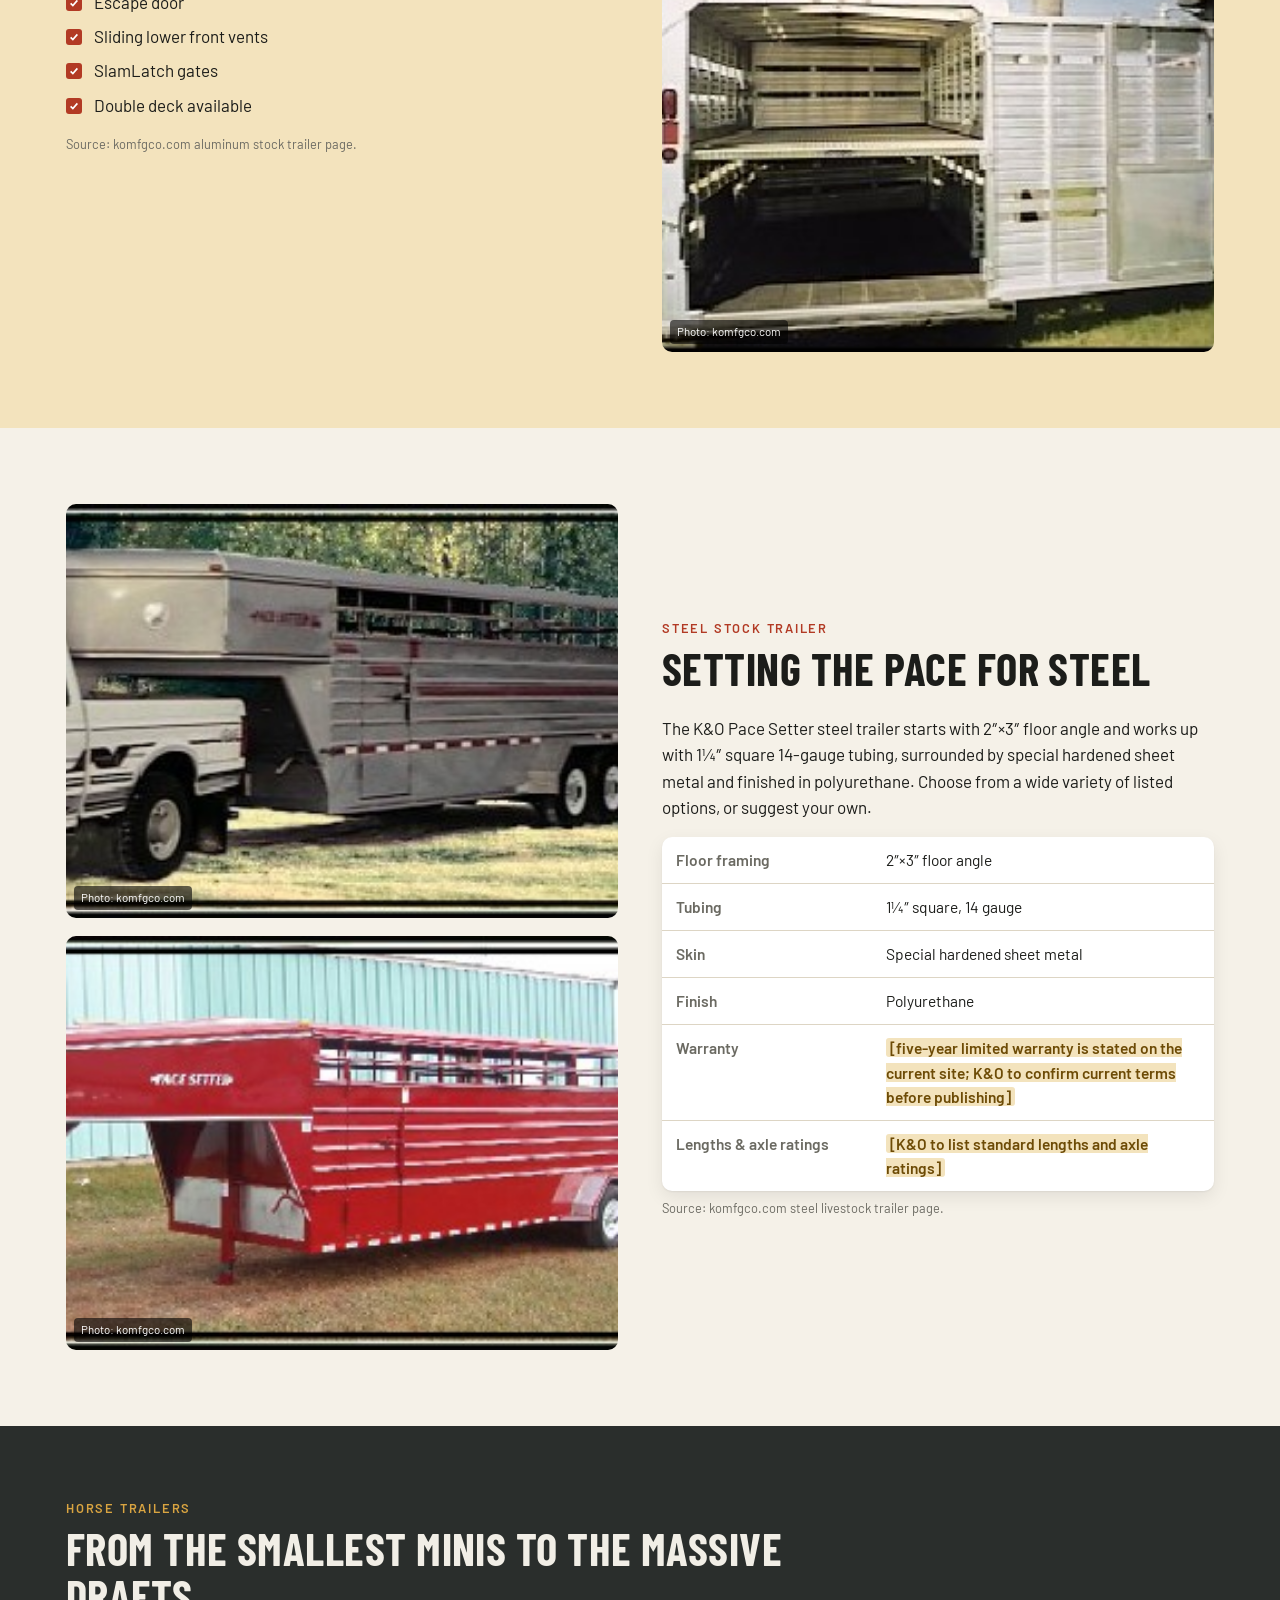
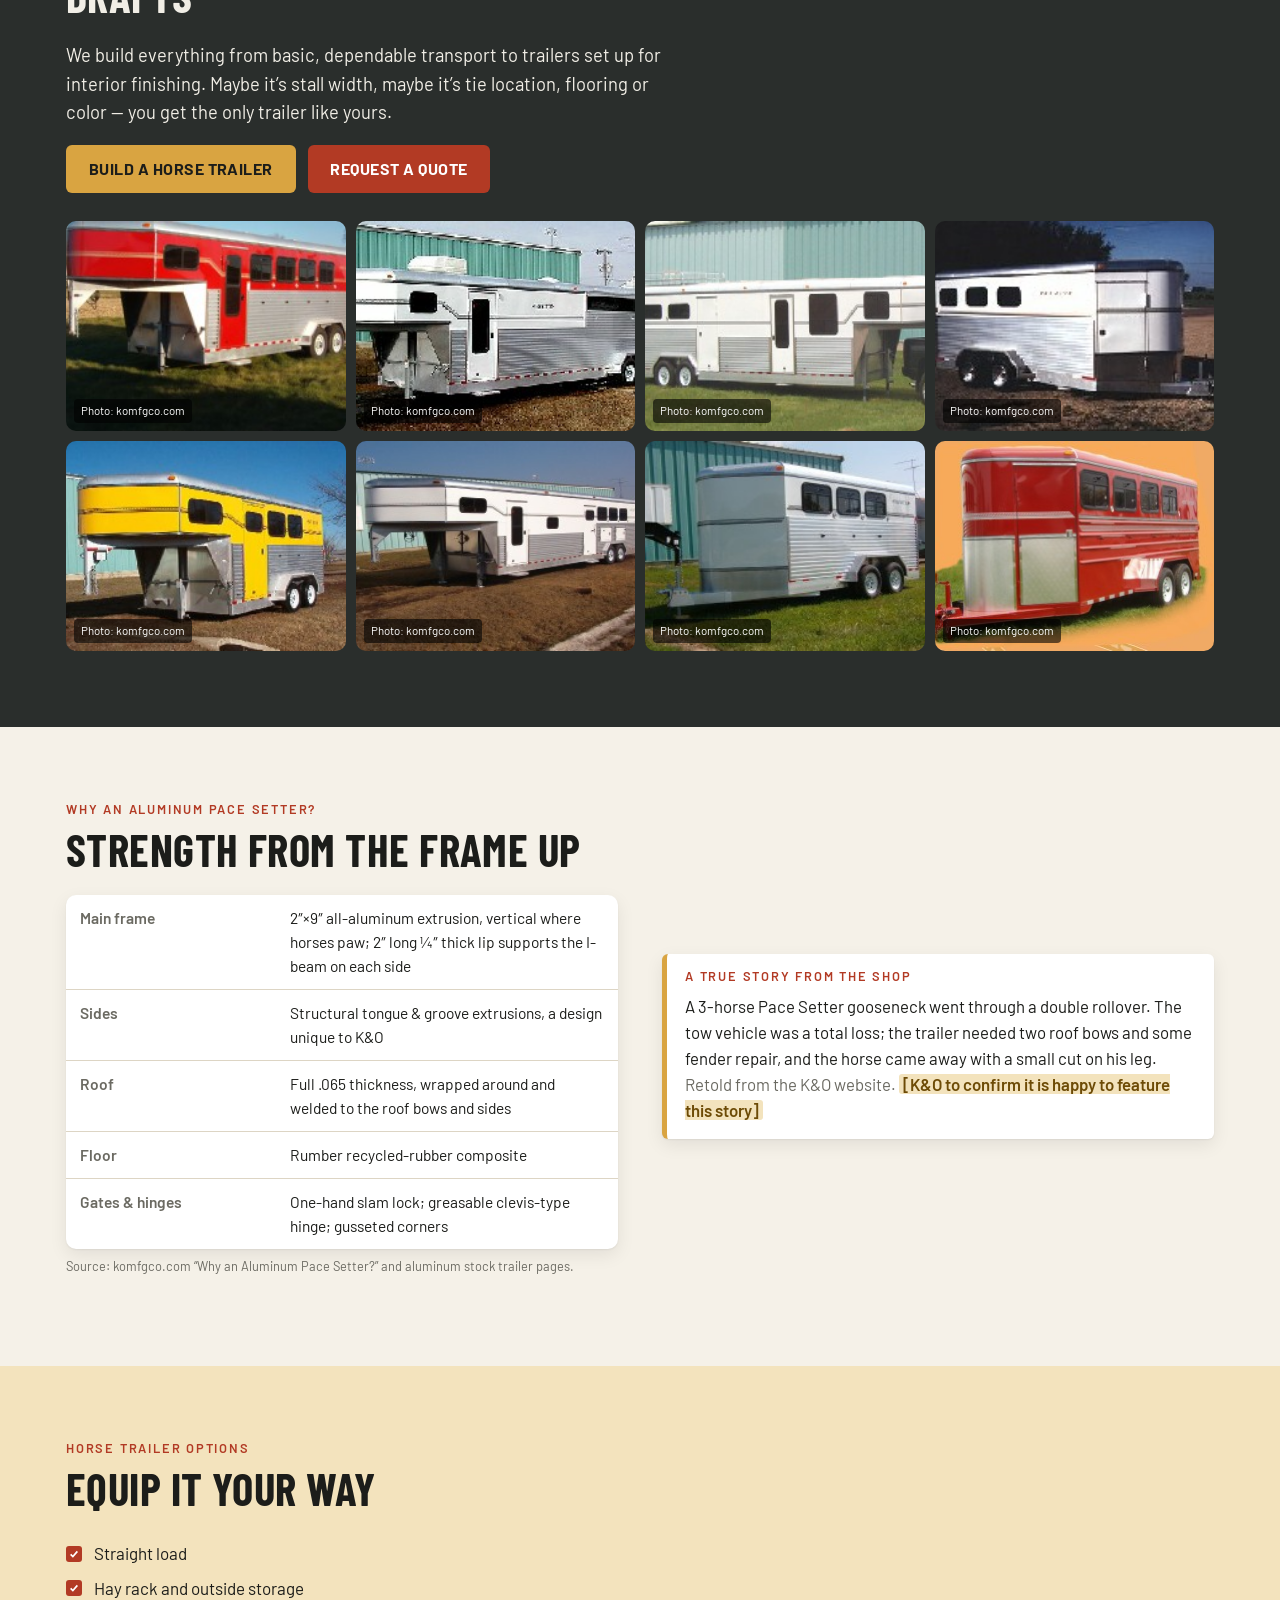
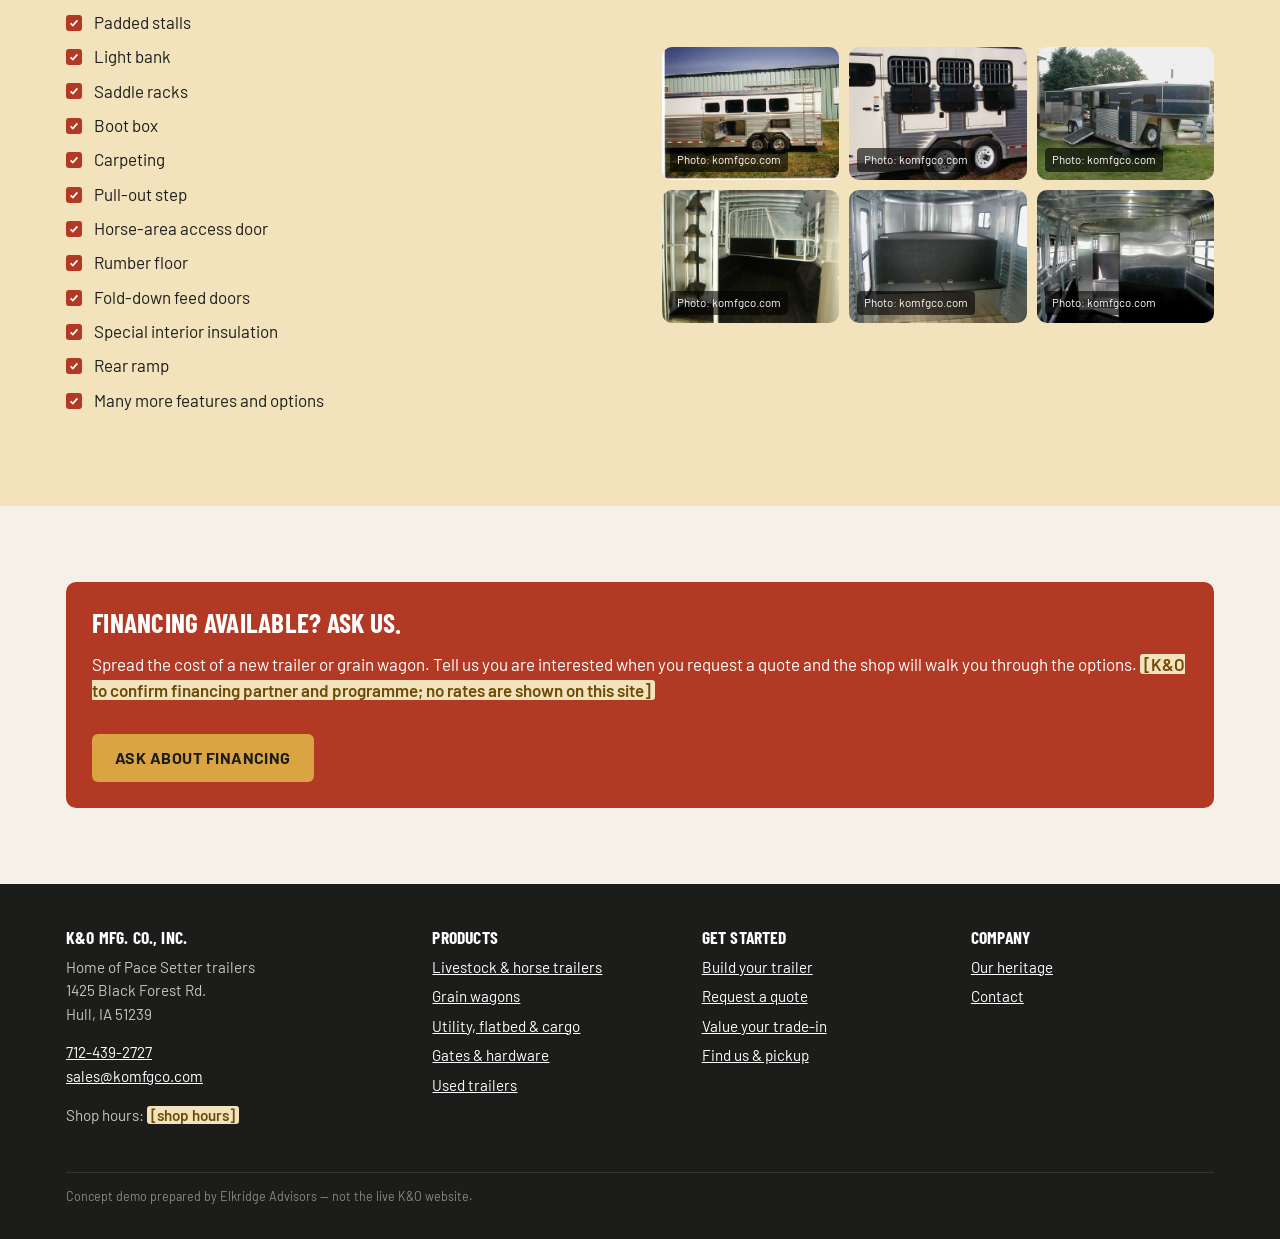
<file: livestock-horse-trailers.html>
<!DOCTYPE html>
<html lang="en">
<head>
<meta charset="utf-8">
<meta name="viewport" content="width=device-width, initial-scale=1">
<title>Livestock &amp; Horse Trailers | Pace Setter Trailers by K&amp;O Mfg. Co.</title>
<meta name="description" content="Pace Setter steel and aluminum livestock and horse trailers, bumper-pull and gooseneck, built to order in Hull, Iowa.">
<link rel="preconnect" href="https://fonts.googleapis.com">
<link rel="preconnect" href="https://fonts.gstatic.com" crossorigin>
<link href="https://fonts.googleapis.com/css2?family=Barlow:wght@400;500;600;700&family=Barlow+Condensed:wght@600;700&display=swap" rel="stylesheet">
<link rel="stylesheet" href="assets/site.css">
<script src="assets/site.js" defer></script>
</head>
<body>
<a href="#main" class="ph-text" style="position:absolute;left:-9999px">Skip to content</a>
<div class="harvest" id="harvest-banner" role="region" aria-label="Seasonal notice">
  <div class="wrap">
    <svg class="harvest-icon" viewBox="0 0 32 32" aria-hidden="true"><path d="M16 30V10M16 14c-4-1-6-4-6-8 4 1 6 4 6 8zm0 0c4-1 6-4 6-8-4 1-6 4-6 8zm0 7c-4-1-6-4-6-8 4 1 6 4 6 8zm0 0c4-1 6-4 6-8-4 1-6 4-6 8z" fill="none" stroke="#1c1d1a" stroke-width="2"/></svg>
    <div class="msg"></div>
    <button class="close" type="button" aria-label="Dismiss notice">&times;</button>
  </div>
</div>
<header class="site-header">
  <div class="wrap">
    <a class="brand" href="index.html" aria-label="K&amp;O Mfg. Co. home">
      <span class="brand-mark">K&amp;O</span>
      <span class="brand-name">Pace Setter<small>K&amp;O Mfg. Co. &middot; Hull, Iowa</small></span>
    </a>
    <button class="nav-toggle" type="button" aria-expanded="false" aria-controls="site-nav" aria-label="Menu">&#9776;</button>
    <nav class="site-nav" id="site-nav" aria-label="Main"><a href="livestock-horse-trailers.html" aria-current="page">Livestock &amp; Horse</a><a href="grain-wagons.html">Grain Wagons</a><a href="utility-flatbed.html">Utility &amp; Flatbed</a><a href="gates-hardware.html">Gates</a><a href="used-trailers.html">Used</a><a href="build.html">Build Yours</a><a href="about.html">About</a></nav>
    <div class="header-actions">
      <a class="tel-link" href="tel:+17124392727">712-439-2727</a>
      <a class="btn btn-primary" href="contact.html">Request a quote</a>
    </div>
  </div>
</header>
<main id="main">

<section class="hero short">
  <div class="hero-media"><figure class="photo "><img src="assets/img/ppec1ce24a_0a_06.jpg" alt="Pace Setter aluminum triple-axle gooseneck stock trailer in snow" loading="lazy"><figcaption>Photo: komfgco.com</figcaption></figure></div>
  <div class="wrap">
    <span class="eyebrow">Livestock &amp; horse trailers</span>
    <h1>Take stock in a Pace Setter</h1>
    <p class="lead">Steel and aluminum stock and horse trailers, bumper-pull or gooseneck, built in Hull to your specifications.</p>
    <div class="btn-row"><a class="btn btn-primary" href="contact.html?product=Livestock%20trailer">Request a quote</a><a class="btn btn-wheat" href="build.html?type=livestock">Build a stock trailer</a><a class="btn btn-ghost" href="tel:+17124392727">Call the shop</a></div>
  </div>
</section>

<div class="wrap"><nav class="subnav" aria-label="On this page"><a href="#livestock">Livestock trailers</a><a href="#aluminum">Aluminum stock</a><a href="#steel">Steel stock</a><a href="#horse">Horse trailers</a><a href="#options">Horse options</a></nav></div>

<section id="livestock" style="padding-top:28px">
  <div class="wrap">
    <div class="section-head">
      <span class="eyebrow">Livestock trailers</span>
      <h2>Stock trailers built for cattle country</h2>
      <p class="lead">Choose steel or aluminum, bumper-pull or gooseneck, tandem or triple axle. Side openings can be varied to suit your air-flow needs.</p>
    </div>
    <div class="gallery four"><figure class="photo "><img src="assets/img/pp84fe27c8_0a_06.jpg" alt="Red steel gooseneck stock trailer" loading="lazy"><figcaption>Photo: komfgco.com</figcaption></figure><figure class="photo "><img src="assets/img/pp9ef65324_0a_06.jpg" alt="Blue steel bumper-pull stock trailer" loading="lazy"><figcaption>Photo: komfgco.com</figcaption></figure><figure class="photo "><img src="assets/img/pp2c353504_0a_06.jpg" alt="Silver steel bumper-pull stock trailer" loading="lazy"><figcaption>Photo: komfgco.com</figcaption></figure><figure class="photo "><img src="assets/img/pp961e047c_0a_06.jpg" alt="Black steel gooseneck stock trailer" loading="lazy"><figcaption>Photo: komfgco.com</figcaption></figure></div>
  </div>
</section>

<section id="aluminum" class="band-wheat">
  <div class="wrap split">
    <div>
      <span class="eyebrow">Aluminum stock trailer</span>
      <h2>Standard features</h2>
      <ul class="checklist">
        <li>6&prime;6&Prime; high, other heights available</li>
        <li>Smooth aerodynamic styling for easy pulling</li>
        <li>Combination slide &amp; full-swing rear and center gates</li>
        <li>Side openings varied to suit your air-flow needs</li>
        <li>Tongue &amp; groove pressure-treated wood, aluminum or Rumber floor</li>
        <li>Fully enclosed wiring</li>
        <li>Escape door</li>
        <li>Sliding lower front vents</li>
        <li>SlamLatch gates</li>
        <li>Double deck available</li>
      </ul>
      <p class="source">Source: komfgco.com aluminum stock trailer page.</p>
    </div>
    <div class="grid"><figure class="photo "><img src="assets/img/pp52e27ff9_0a_06.jpg" alt="Aluminum triple-axle gooseneck stock trailer" loading="lazy"><figcaption>Photo: komfgco.com</figcaption></figure><figure class="photo "><img src="assets/img/pp5ed9ddd1_0a_06.jpg" alt="Inside an aluminum stock trailer with center gate open" loading="lazy"><figcaption>Photo: komfgco.com</figcaption></figure></div>
  </div>
</section>

<section id="steel">
  <div class="wrap split flip">
    <div>
      <span class="eyebrow">Steel stock trailer</span>
      <h2>Setting the pace for steel</h2>
      <p>The K&amp;O Pace Setter steel trailer starts with 2&Prime;&times;3&Prime; floor angle and works up with 1&frac14;&Prime; square 14-gauge tubing, surrounded by special hardened sheet metal and finished in polyurethane. Choose from a wide variety of listed options, or suggest your own.</p>
      <table class="specs">
        <tr><th>Floor framing</th><td>2&Prime;&times;3&Prime; floor angle</td></tr>
        <tr><th>Tubing</th><td>1&frac14;&Prime; square, 14 gauge</td></tr>
        <tr><th>Skin</th><td>Special hardened sheet metal</td></tr>
        <tr><th>Finish</th><td>Polyurethane</td></tr>
        <tr><th>Warranty</th><td><span class="ph-text">[five-year limited warranty is stated on the current site; K&amp;O to confirm current terms before publishing]</span></td></tr>
        <tr><th>Lengths &amp; axle ratings</th><td><span class="ph-text">[K&amp;O to list standard lengths and axle ratings]</span></td></tr>
      </table>
      <p class="source">Source: komfgco.com steel livestock trailer page.</p>
    </div>
    <div class="grid"><figure class="photo "><img src="assets/img/ppfb8f3df8_0a_06.jpg" alt="Steel gooseneck stock trailer behind a pickup" loading="lazy"><figcaption>Photo: komfgco.com</figcaption></figure><figure class="photo "><img src="assets/img/pp84fe27c8_0a_06.jpg" alt="Red steel gooseneck stock trailer" loading="lazy"><figcaption>Photo: komfgco.com</figcaption></figure></div>
  </div>
</section>

<section id="horse" class="dark">
  <div class="wrap">
    <div class="section-head">
      <span class="eyebrow">Horse trailers</span>
      <h2>From the smallest minis to the massive drafts</h2>
      <p class="lead">We build everything from basic, dependable transport to trailers set up for interior finishing. Maybe it&rsquo;s stall width, maybe it&rsquo;s tie location, flooring or color &mdash; you get the only trailer like yours.</p>
      <div class="btn-row"><a class="btn btn-wheat" href="build.html?type=horse">Build a horse trailer</a><a class="btn btn-primary" href="contact.html?product=Horse%20trailer">Request a quote</a></div>
    </div>
    <div class="gallery four"><figure class="photo "><img src="assets/img/ppceff4465_0a_06.jpg" alt="Red and silver gooseneck horse trailer" loading="lazy"><figcaption>Photo: komfgco.com</figcaption></figure><figure class="photo "><img src="assets/img/pp7c4e6f2c_0a_06.jpg" alt="Aluminum gooseneck horse trailer with dressing room" loading="lazy"><figcaption>Photo: komfgco.com</figcaption></figure><figure class="photo "><img src="assets/img/pp485b1750_0a_06.jpg" alt="White gooseneck horse trailer with living area" loading="lazy"><figcaption>Photo: komfgco.com</figcaption></figure><figure class="photo "><img src="assets/img/pp72b08e83_0a_06.jpg" alt="White bumper-pull horse trailer" loading="lazy"><figcaption>Photo: komfgco.com</figcaption></figure><figure class="photo "><img src="assets/img/pp7a64e2f7_0a_06.jpg" alt="Yellow aluminum gooseneck horse trailer" loading="lazy"><figcaption>Photo: komfgco.com</figcaption></figure><figure class="photo "><img src="assets/img/pp59320a03_0a_06.jpg" alt="Long aluminum gooseneck horse trailer" loading="lazy"><figcaption>Photo: komfgco.com</figcaption></figure><figure class="photo "><img src="assets/img/ppe9b36b4e_0a_06.jpg" alt="Silver bumper-pull horse trailer" loading="lazy"><figcaption>Photo: komfgco.com</figcaption></figure><figure class="photo "><img src="assets/img/pp862542e3_0a_06.jpg" alt="Red steel bumper-pull horse trailer" loading="lazy"><figcaption>Photo: komfgco.com</figcaption></figure></div>
  </div>
</section>

<section>
  <div class="wrap split">
    <div>
      <span class="eyebrow">Why an aluminum Pace Setter?</span>
      <h2>Strength from the frame up</h2>
      <table class="specs">
        <tr><th>Main frame</th><td>2&Prime;&times;9&Prime; all-aluminum extrusion, vertical where horses paw; 2&Prime; long &frac14;&Prime; thick lip supports the I-beam on each side</td></tr>
        <tr><th>Sides</th><td>Structural tongue &amp; groove extrusions, a design unique to K&amp;O</td></tr>
        <tr><th>Roof</th><td>Full .065 thickness, wrapped around and welded to the roof bows and sides</td></tr>
        <tr><th>Floor</th><td>Rumber recycled-rubber composite</td></tr>
        <tr><th>Gates &amp; hinges</th><td>One-hand slam lock; greasable clevis-type hinge; gusseted corners</td></tr>
      </table>
      <p class="source">Source: komfgco.com &ldquo;Why an Aluminum Pace Setter?&rdquo; and aluminum stock trailer pages.</p>
    </div>
    <div class="quote-card">
      <span class="eyebrow">A true story from the shop</span>
      <p>A 3-horse Pace Setter gooseneck went through a double rollover. The tow vehicle was a total loss; the trailer needed two roof bows and some fender repair, and the horse came away with a small cut on his leg.</p>
      <p class="source">Retold from the K&amp;O website. <span class="ph-text">[K&amp;O to confirm it is happy to feature this story]</span></p>
    </div>
  </div>
</section>

<section id="options" class="band-wheat">
  <div class="wrap">
    <div class="section-head">
      <span class="eyebrow">Horse trailer options</span>
      <h2>Equip it your way</h2>
    </div>
    <div class="split">
      <ul class="checklist">
        <li>Straight load</li><li>Hay rack and outside storage</li><li>Padded stalls</li><li>Light bank</li>
        <li>Saddle racks</li><li>Boot box</li><li>Carpeting</li><li>Pull-out step</li>
        <li>Horse-area access door</li><li>Rumber floor</li><li>Fold-down feed doors</li>
        <li>Special interior insulation</li><li>Rear ramp</li><li>Many more features and options</li>
      </ul>
      <div class="gallery"><figure class="photo "><img src="assets/img/pp39af6d70_0a_06.jpg" alt="Horse trailer with drop-down feed windows" loading="lazy"><figcaption>Photo: komfgco.com</figcaption></figure><figure class="photo "><img src="assets/img/ppc29a8193_0a_06.jpg" alt="Fold-down feed doors on a horse trailer" loading="lazy"><figcaption>Photo: komfgco.com</figcaption></figure><figure class="photo "><img src="assets/img/pp4aaa2f90_0a_06.jpg" alt="Horse trailer with rear ramp" loading="lazy"><figcaption>Photo: komfgco.com</figcaption></figure><figure class="photo "><img src="assets/img/ppcf02d06c_0a_06.jpg" alt="Saddle racks in a tack area" loading="lazy"><figcaption>Photo: komfgco.com</figcaption></figure><figure class="photo "><img src="assets/img/pp5cd93eb2_0a_06.jpg" alt="Carpeted tack room" loading="lazy"><figcaption>Photo: komfgco.com</figcaption></figure><figure class="photo "><img src="assets/img/pp4eec6ba6_0a_06.jpg" alt="Aluminum tack room interior" loading="lazy"><figcaption>Photo: komfgco.com</figcaption></figure></div>
    </div>
  </div>
</section>

<section><div class="wrap">
<div class="callout rust">
  <h3>Financing available? Ask us.</h3>
  <p>Spread the cost of a new trailer or grain wagon. Tell us you are interested when you request a quote and the shop will walk you through the options. <span class="ph-text">[K&amp;O to confirm financing partner and programme; no rates are shown on this site]</span></p>
  <div class="btn-row"><a class="btn btn-wheat" href="contact.html?finance=1">Ask about financing</a></div>
</div>
</div></section>
</main>
<footer class="site-footer">
  <div class="wrap">
    <div class="footer-grid">
      <div>
        <h4>K&amp;O Mfg. Co., Inc.</h4>
        <p>Home of Pace Setter trailers<br>1425 Black Forest Rd.<br>Hull, IA 51239</p>
        <p><a href="tel:+17124392727">712-439-2727</a><br><a href="mailto:sales@komfgco.com">sales@komfgco.com</a></p>
        <p>Shop hours: <span class="ph-text">[shop hours]</span></p>
      </div>
      <div>
        <h4>Products</h4>
        <ul>
          <li><a href="livestock-horse-trailers.html">Livestock &amp; horse trailers</a></li>
          <li><a href="grain-wagons.html">Grain wagons</a></li>
          <li><a href="utility-flatbed.html">Utility, flatbed &amp; cargo</a></li>
          <li><a href="gates-hardware.html">Gates &amp; hardware</a></li>
          <li><a href="used-trailers.html">Used trailers</a></li>
        </ul>
      </div>
      <div>
        <h4>Get started</h4>
        <ul>
          <li><a href="build.html">Build your trailer</a></li>
          <li><a href="contact.html">Request a quote</a></li>
          <li><a href="used-trailers.html#trade">Value your trade-in</a></li>
          <li><a href="index.html#find-us">Find us &amp; pickup</a></li>
        </ul>
      </div>
      <div>
        <h4>Company</h4>
        <ul>
          <li><a href="about.html">Our heritage</a></li>
          <li><a href="contact.html">Contact</a></li>
        </ul>
      </div>
    </div>
    <p class="demo-line">Concept demo prepared by Elkridge Advisors &mdash; not the live K&amp;O website.</p>
  </div>
</footer>
<nav class="action-bar" aria-label="Quick actions">
  <a href="tel:+17124392727"><span aria-hidden="true">&#9742;</span>Call the shop</a>
  <a href="contact.html"><span aria-hidden="true">&#9998;</span>Get a quote</a>
  <a href="build.html"><span aria-hidden="true">&#9881;</span>Build yours</a>
</nav>
</body>
</html>
</file>
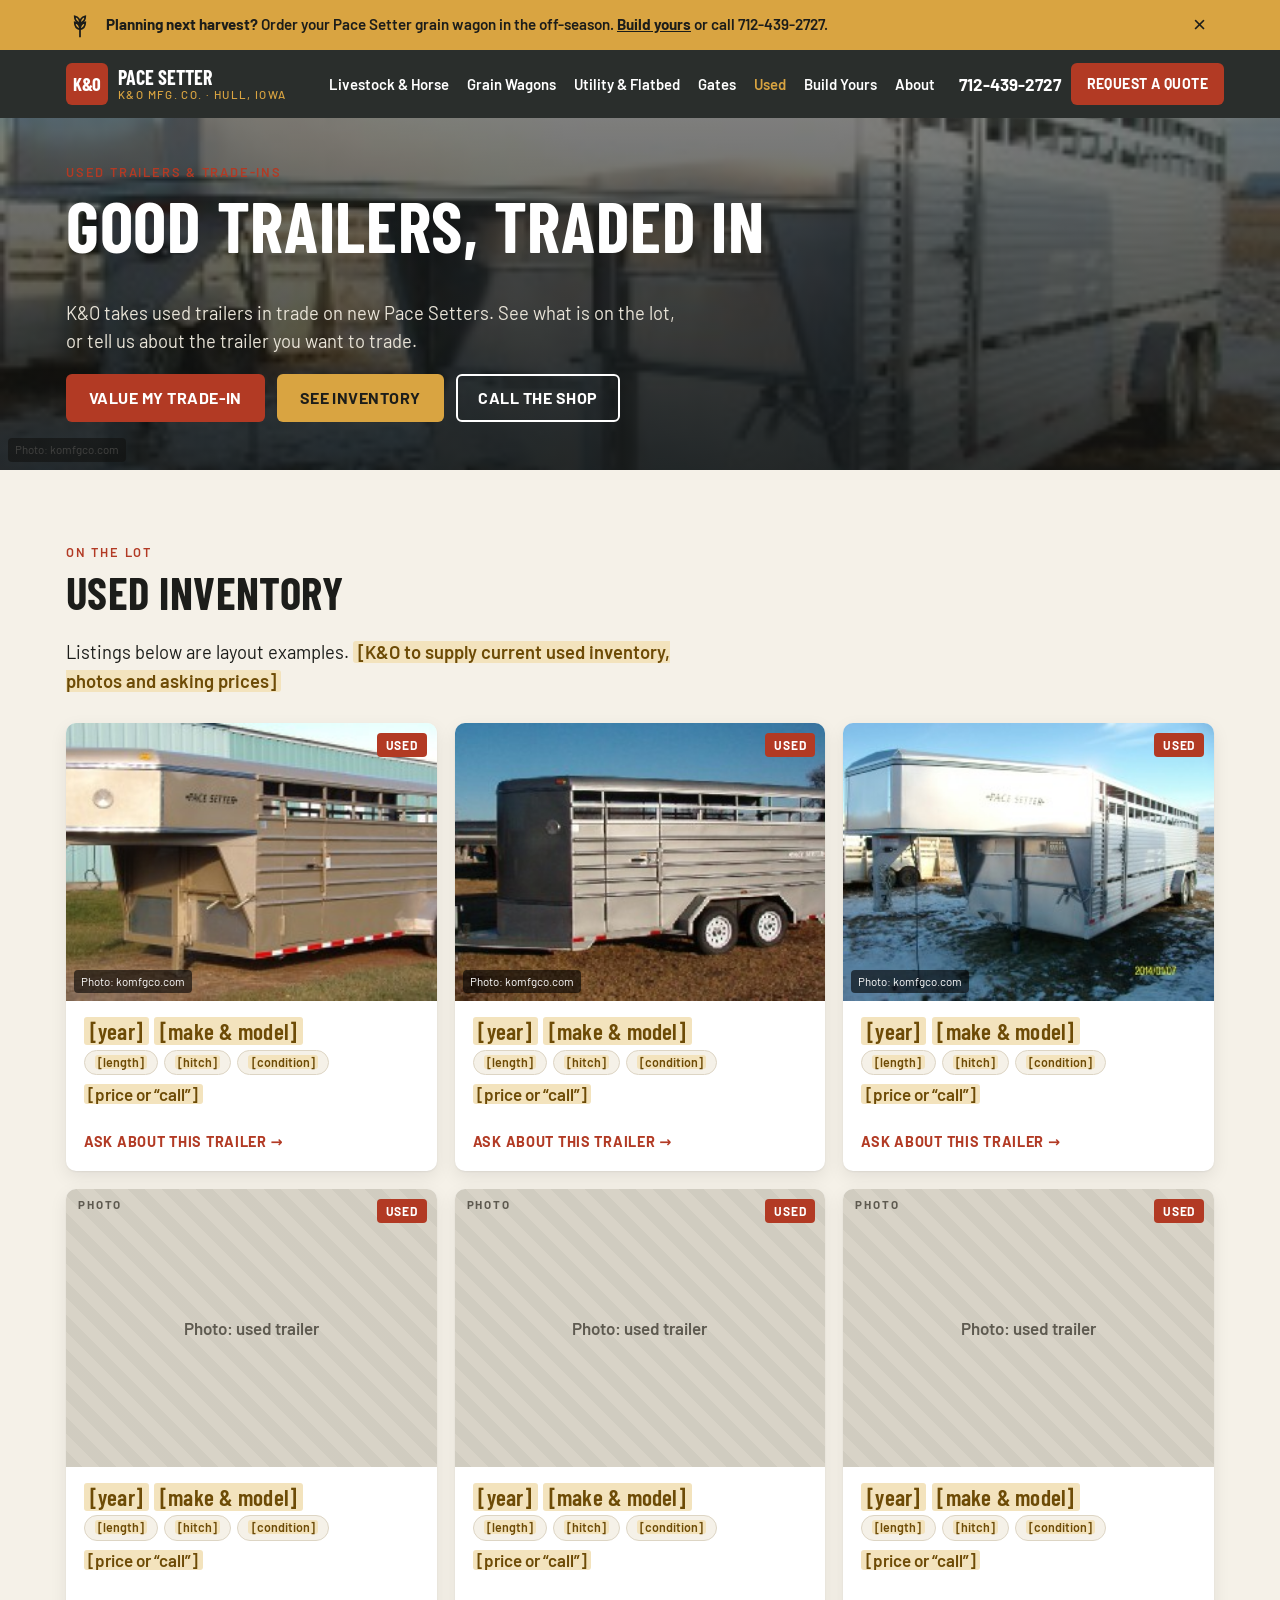
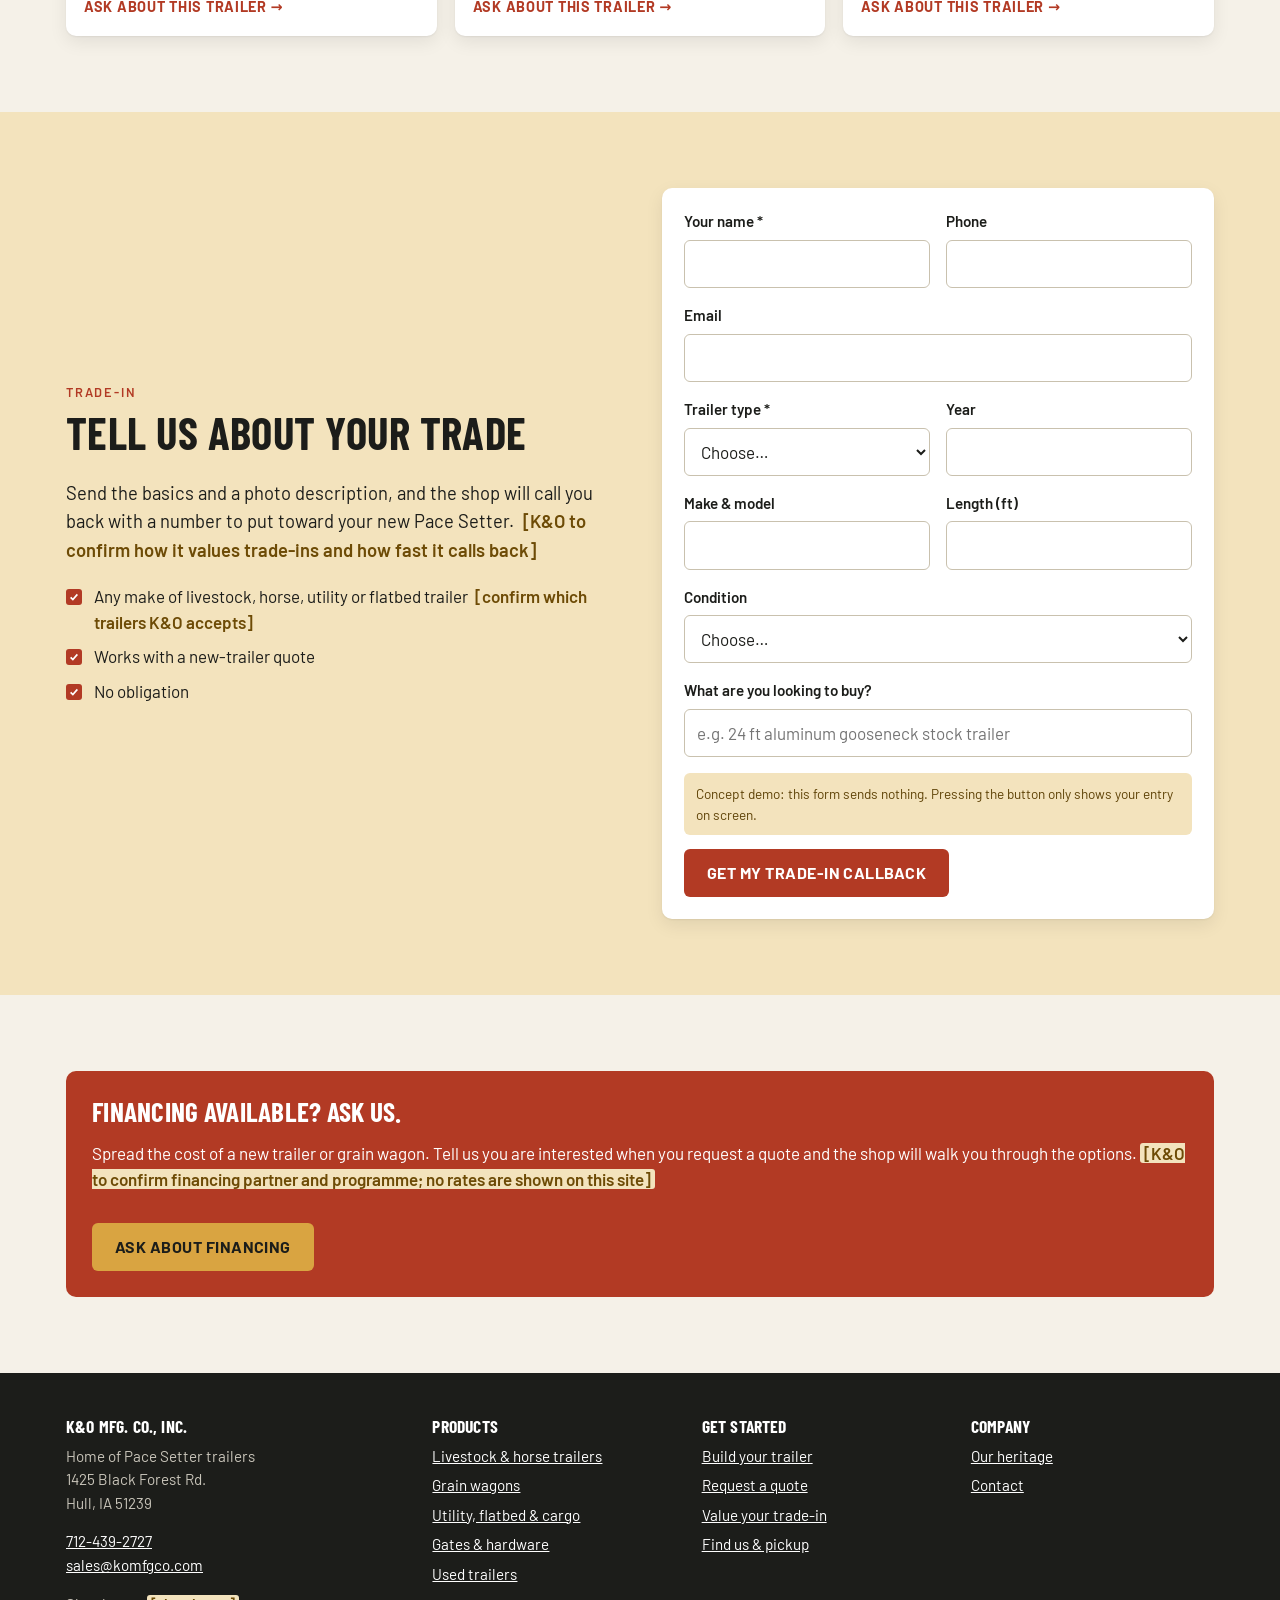
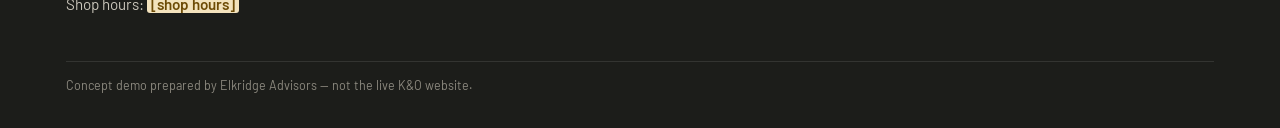
<file: used-trailers.html>
<!DOCTYPE html>
<html lang="en">
<head>
<meta charset="utf-8">
<meta name="viewport" content="width=device-width, initial-scale=1">
<title>Used Trailers &amp; Trade-Ins | Pace Setter Trailers by K&amp;O Mfg. Co.</title>
<meta name="description" content="Used trailers taken in trade at K&O Mfg. Co. in Hull, Iowa, and a trade-in request for your old trailer.">
<link rel="preconnect" href="https://fonts.googleapis.com">
<link rel="preconnect" href="https://fonts.gstatic.com" crossorigin>
<link href="https://fonts.googleapis.com/css2?family=Barlow:wght@400;500;600;700&family=Barlow+Condensed:wght@600;700&display=swap" rel="stylesheet">
<link rel="stylesheet" href="assets/site.css">
<script src="assets/site.js" defer></script>
</head>
<body>
<a href="#main" class="ph-text" style="position:absolute;left:-9999px">Skip to content</a>
<div class="harvest" id="harvest-banner" role="region" aria-label="Seasonal notice">
  <div class="wrap">
    <svg class="harvest-icon" viewBox="0 0 32 32" aria-hidden="true"><path d="M16 30V10M16 14c-4-1-6-4-6-8 4 1 6 4 6 8zm0 0c4-1 6-4 6-8-4 1-6 4-6 8zm0 7c-4-1-6-4-6-8 4 1 6 4 6 8zm0 0c4-1 6-4 6-8-4 1-6 4-6 8z" fill="none" stroke="#1c1d1a" stroke-width="2"/></svg>
    <div class="msg"></div>
    <button class="close" type="button" aria-label="Dismiss notice">&times;</button>
  </div>
</div>
<header class="site-header">
  <div class="wrap">
    <a class="brand" href="index.html" aria-label="K&amp;O Mfg. Co. home">
      <span class="brand-mark">K&amp;O</span>
      <span class="brand-name">Pace Setter<small>K&amp;O Mfg. Co. &middot; Hull, Iowa</small></span>
    </a>
    <button class="nav-toggle" type="button" aria-expanded="false" aria-controls="site-nav" aria-label="Menu">&#9776;</button>
    <nav class="site-nav" id="site-nav" aria-label="Main"><a href="livestock-horse-trailers.html">Livestock &amp; Horse</a><a href="grain-wagons.html">Grain Wagons</a><a href="utility-flatbed.html">Utility &amp; Flatbed</a><a href="gates-hardware.html">Gates</a><a href="used-trailers.html" aria-current="page">Used</a><a href="build.html">Build Yours</a><a href="about.html">About</a></nav>
    <div class="header-actions">
      <a class="tel-link" href="tel:+17124392727">712-439-2727</a>
      <a class="btn btn-primary" href="contact.html">Request a quote</a>
    </div>
  </div>
</header>
<main id="main">

<section class="hero short">
  <div class="hero-media"><figure class="photo "><img src="assets/img/ppb308fdce_0a_06.jpg" alt="Used aluminum gooseneck stock trailer in snow" loading="lazy"><figcaption>Photo: komfgco.com</figcaption></figure></div>
  <div class="wrap">
    <span class="eyebrow">Used trailers &amp; trade-ins</span>
    <h1>Good trailers, traded in</h1>
    <p class="lead">K&amp;O takes used trailers in trade on new Pace Setters. See what is on the lot, or tell us about the trailer you want to trade.</p>
    <div class="btn-row"><a class="btn btn-primary" href="#trade">Value my trade-in</a><a class="btn btn-wheat" href="#inventory">See inventory</a><a class="btn btn-ghost" href="tel:+17124392727">Call the shop</a></div>
  </div>
</section>

<section id="inventory">
  <div class="wrap">
    <div class="section-head">
      <span class="eyebrow">On the lot</span>
      <h2>Used inventory</h2>
      <p class="lead">Listings below are layout examples. <span class="ph-text">[K&amp;O to supply current used inventory, photos and asking prices]</span></p>
    </div>
    <div class="cards three"><div class="card"><div style="position:relative"><span class="badge">Used</span><figure class="photo "><img src="assets/img/ppfbba54a7_0a_06.jpg" alt="Used gooseneck stock trailer" loading="lazy"><figcaption>Photo: komfgco.com</figcaption></figure></div><div class="card-body">
<h3><span class="ph-text">[year]</span> <span class="ph-text">[make &amp; model]</span></h3><div class="inv-meta"><span class="tag"><span class="ph-text">[length]</span></span><span class="tag"><span class="ph-text">[hitch]</span></span><span class="tag"><span class="ph-text">[condition]</span></span></div>
<p><span class="ph-text">[price or &ldquo;call&rdquo;]</span></p><a class="more" href="contact.html?product=Used%20trailer">Ask about this trailer &rarr;</a></div></div><div class="card"><div style="position:relative"><span class="badge">Used</span><figure class="photo "><img src="assets/img/pp5a8ebb77_0a_06.jpg" alt="Used bumper-pull stock trailer" loading="lazy"><figcaption>Photo: komfgco.com</figcaption></figure></div><div class="card-body">
<h3><span class="ph-text">[year]</span> <span class="ph-text">[make &amp; model]</span></h3><div class="inv-meta"><span class="tag"><span class="ph-text">[length]</span></span><span class="tag"><span class="ph-text">[hitch]</span></span><span class="tag"><span class="ph-text">[condition]</span></span></div>
<p><span class="ph-text">[price or &ldquo;call&rdquo;]</span></p><a class="more" href="contact.html?product=Used%20trailer">Ask about this trailer &rarr;</a></div></div><div class="card"><div style="position:relative"><span class="badge">Used</span><figure class="photo "><img src="assets/img/ppb308fdce_0a_06.jpg" alt="Used aluminum gooseneck stock trailer" loading="lazy"><figcaption>Photo: komfgco.com</figcaption></figure></div><div class="card-body">
<h3><span class="ph-text">[year]</span> <span class="ph-text">[make &amp; model]</span></h3><div class="inv-meta"><span class="tag"><span class="ph-text">[length]</span></span><span class="tag"><span class="ph-text">[hitch]</span></span><span class="tag"><span class="ph-text">[condition]</span></span></div>
<p><span class="ph-text">[price or &ldquo;call&rdquo;]</span></p><a class="more" href="contact.html?product=Used%20trailer">Ask about this trailer &rarr;</a></div></div><div class="card"><div style="position:relative"><span class="badge">Used</span><div class="photo ph " role="img" aria-label="Photo placeholder"><span>Photo: used trailer</span></div></div><div class="card-body">
<h3><span class="ph-text">[year]</span> <span class="ph-text">[make &amp; model]</span></h3><div class="inv-meta"><span class="tag"><span class="ph-text">[length]</span></span><span class="tag"><span class="ph-text">[hitch]</span></span><span class="tag"><span class="ph-text">[condition]</span></span></div>
<p><span class="ph-text">[price or &ldquo;call&rdquo;]</span></p><a class="more" href="contact.html?product=Used%20trailer">Ask about this trailer &rarr;</a></div></div><div class="card"><div style="position:relative"><span class="badge">Used</span><div class="photo ph " role="img" aria-label="Photo placeholder"><span>Photo: used trailer</span></div></div><div class="card-body">
<h3><span class="ph-text">[year]</span> <span class="ph-text">[make &amp; model]</span></h3><div class="inv-meta"><span class="tag"><span class="ph-text">[length]</span></span><span class="tag"><span class="ph-text">[hitch]</span></span><span class="tag"><span class="ph-text">[condition]</span></span></div>
<p><span class="ph-text">[price or &ldquo;call&rdquo;]</span></p><a class="more" href="contact.html?product=Used%20trailer">Ask about this trailer &rarr;</a></div></div><div class="card"><div style="position:relative"><span class="badge">Used</span><div class="photo ph " role="img" aria-label="Photo placeholder"><span>Photo: used trailer</span></div></div><div class="card-body">
<h3><span class="ph-text">[year]</span> <span class="ph-text">[make &amp; model]</span></h3><div class="inv-meta"><span class="tag"><span class="ph-text">[length]</span></span><span class="tag"><span class="ph-text">[hitch]</span></span><span class="tag"><span class="ph-text">[condition]</span></span></div>
<p><span class="ph-text">[price or &ldquo;call&rdquo;]</span></p><a class="more" href="contact.html?product=Used%20trailer">Ask about this trailer &rarr;</a></div></div></div>
  </div>
</section>

<section id="trade" class="band-wheat">
  <div class="wrap split">
    <div>
      <span class="eyebrow">Trade-in</span>
      <h2>Tell us about your trade</h2>
      <p class="lead">Send the basics and a photo description, and the shop will call you back with a number to put toward your new Pace Setter. <span class="ph-text">[K&amp;O to confirm how it values trade-ins and how fast it calls back]</span></p>
      <ul class="checklist"><li>Any make of livestock, horse, utility or flatbed trailer <span class="ph-text">[confirm which trailers K&amp;O accepts]</span></li><li>Works with a new-trailer quote</li><li>No obligation</li></ul>
    </div>
    <div class="form-card">
      <form data-demo-form="trade-confirm" novalidate>
        <div class="two">
          <div class="field"><label for="t-name">Your name *</label><input id="t-name" name="name" type="text" autocomplete="name" required></div>
          <div class="field"><label for="t-phone">Phone</label><input id="t-phone" name="phone" type="tel" autocomplete="tel"></div>
        </div>
        <div class="field"><label for="t-email">Email</label><input id="t-email" name="email" type="email" autocomplete="email"></div>
        <div class="two">
          <div class="field"><label for="t-type">Trailer type *</label><select id="t-type" name="trade_type" required><option value="">Choose&hellip;</option><option>Livestock / stock</option><option>Horse</option><option>Grain wagon</option><option>Flatbed</option><option>Utility</option><option>Cargo</option><option>Other</option></select></div>
          <div class="field"><label for="t-year">Year</label><input id="t-year" name="trade_year" type="number" min="1950" max="2027" inputmode="numeric"></div>
        </div>
        <div class="two">
          <div class="field"><label for="t-make">Make &amp; model</label><input id="t-make" name="trade_make" type="text"></div>
          <div class="field"><label for="t-len">Length (ft)</label><input id="t-len" name="trade_length" type="number" min="4" max="60"></div>
        </div>
        <div class="field"><label for="t-cond">Condition</label><select id="t-cond" name="trade_condition"><option value="">Choose&hellip;</option><option>Ready to use</option><option>Needs minor work</option><option>Needs major work</option></select></div>
        <div class="field"><label for="t-want">What are you looking to buy?</label><input id="t-want" name="want" type="text" placeholder="e.g. 24 ft aluminum gooseneck stock trailer"></div>
        <p class="demo-note">Concept demo: this form sends nothing. Pressing the button only shows your entry on screen.</p>
        <button class="btn btn-primary" type="submit">Get my trade-in callback</button>
      </form>
      <div class="confirm" id="trade-confirm" role="status" style="margin-top:16px"><h3>Demo: request not sent</h3><p>On the live site this would go to the shop. Here is what you entered:</p><pre></pre></div>
    </div>
  </div>
</section>

<section><div class="wrap">
<div class="callout rust">
  <h3>Financing available? Ask us.</h3>
  <p>Spread the cost of a new trailer or grain wagon. Tell us you are interested when you request a quote and the shop will walk you through the options. <span class="ph-text">[K&amp;O to confirm financing partner and programme; no rates are shown on this site]</span></p>
  <div class="btn-row"><a class="btn btn-wheat" href="contact.html?finance=1">Ask about financing</a></div>
</div>
</div></section>
</main>
<footer class="site-footer">
  <div class="wrap">
    <div class="footer-grid">
      <div>
        <h4>K&amp;O Mfg. Co., Inc.</h4>
        <p>Home of Pace Setter trailers<br>1425 Black Forest Rd.<br>Hull, IA 51239</p>
        <p><a href="tel:+17124392727">712-439-2727</a><br><a href="mailto:sales@komfgco.com">sales@komfgco.com</a></p>
        <p>Shop hours: <span class="ph-text">[shop hours]</span></p>
      </div>
      <div>
        <h4>Products</h4>
        <ul>
          <li><a href="livestock-horse-trailers.html">Livestock &amp; horse trailers</a></li>
          <li><a href="grain-wagons.html">Grain wagons</a></li>
          <li><a href="utility-flatbed.html">Utility, flatbed &amp; cargo</a></li>
          <li><a href="gates-hardware.html">Gates &amp; hardware</a></li>
          <li><a href="used-trailers.html">Used trailers</a></li>
        </ul>
      </div>
      <div>
        <h4>Get started</h4>
        <ul>
          <li><a href="build.html">Build your trailer</a></li>
          <li><a href="contact.html">Request a quote</a></li>
          <li><a href="used-trailers.html#trade">Value your trade-in</a></li>
          <li><a href="index.html#find-us">Find us &amp; pickup</a></li>
        </ul>
      </div>
      <div>
        <h4>Company</h4>
        <ul>
          <li><a href="about.html">Our heritage</a></li>
          <li><a href="contact.html">Contact</a></li>
        </ul>
      </div>
    </div>
    <p class="demo-line">Concept demo prepared by Elkridge Advisors &mdash; not the live K&amp;O website.</p>
  </div>
</footer>
<nav class="action-bar" aria-label="Quick actions">
  <a href="tel:+17124392727"><span aria-hidden="true">&#9742;</span>Call the shop</a>
  <a href="contact.html"><span aria-hidden="true">&#9998;</span>Get a quote</a>
  <a href="build.html"><span aria-hidden="true">&#9881;</span>Build yours</a>
</nav>
</body>
</html>
</file>
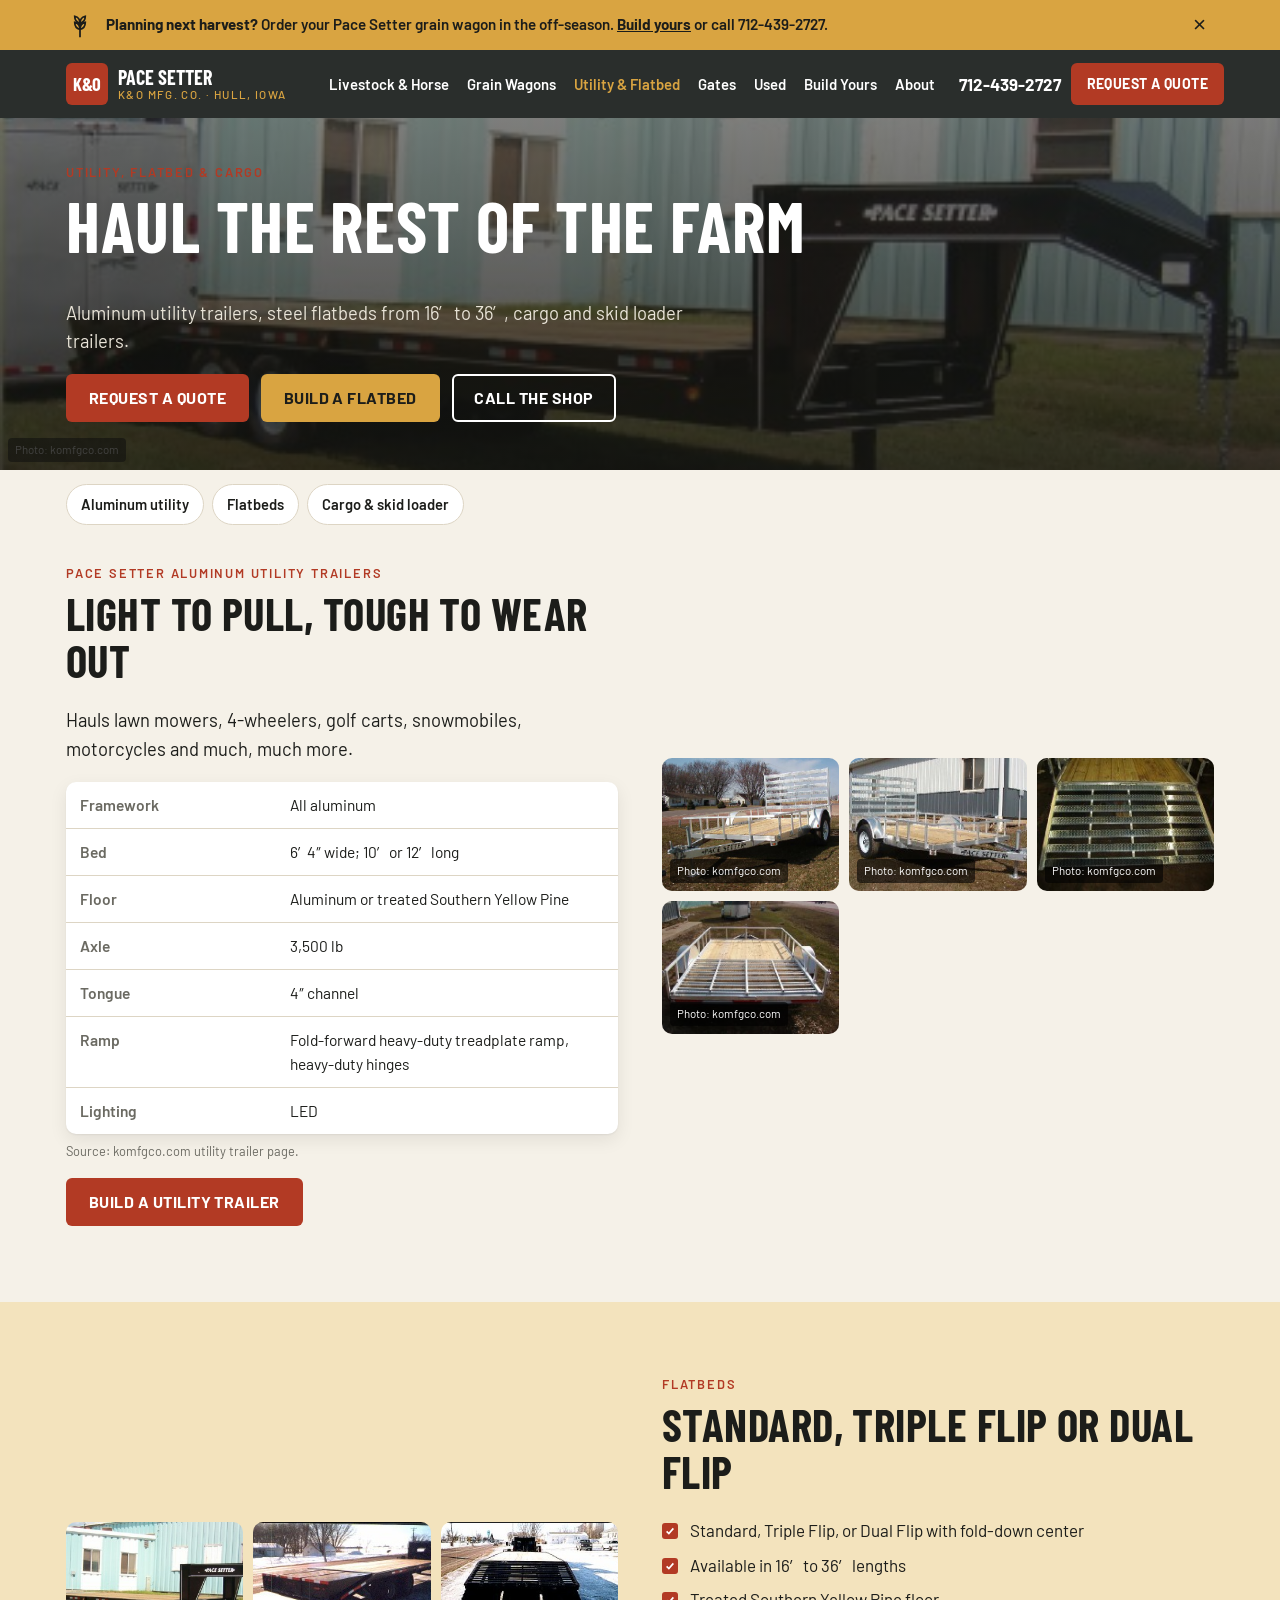
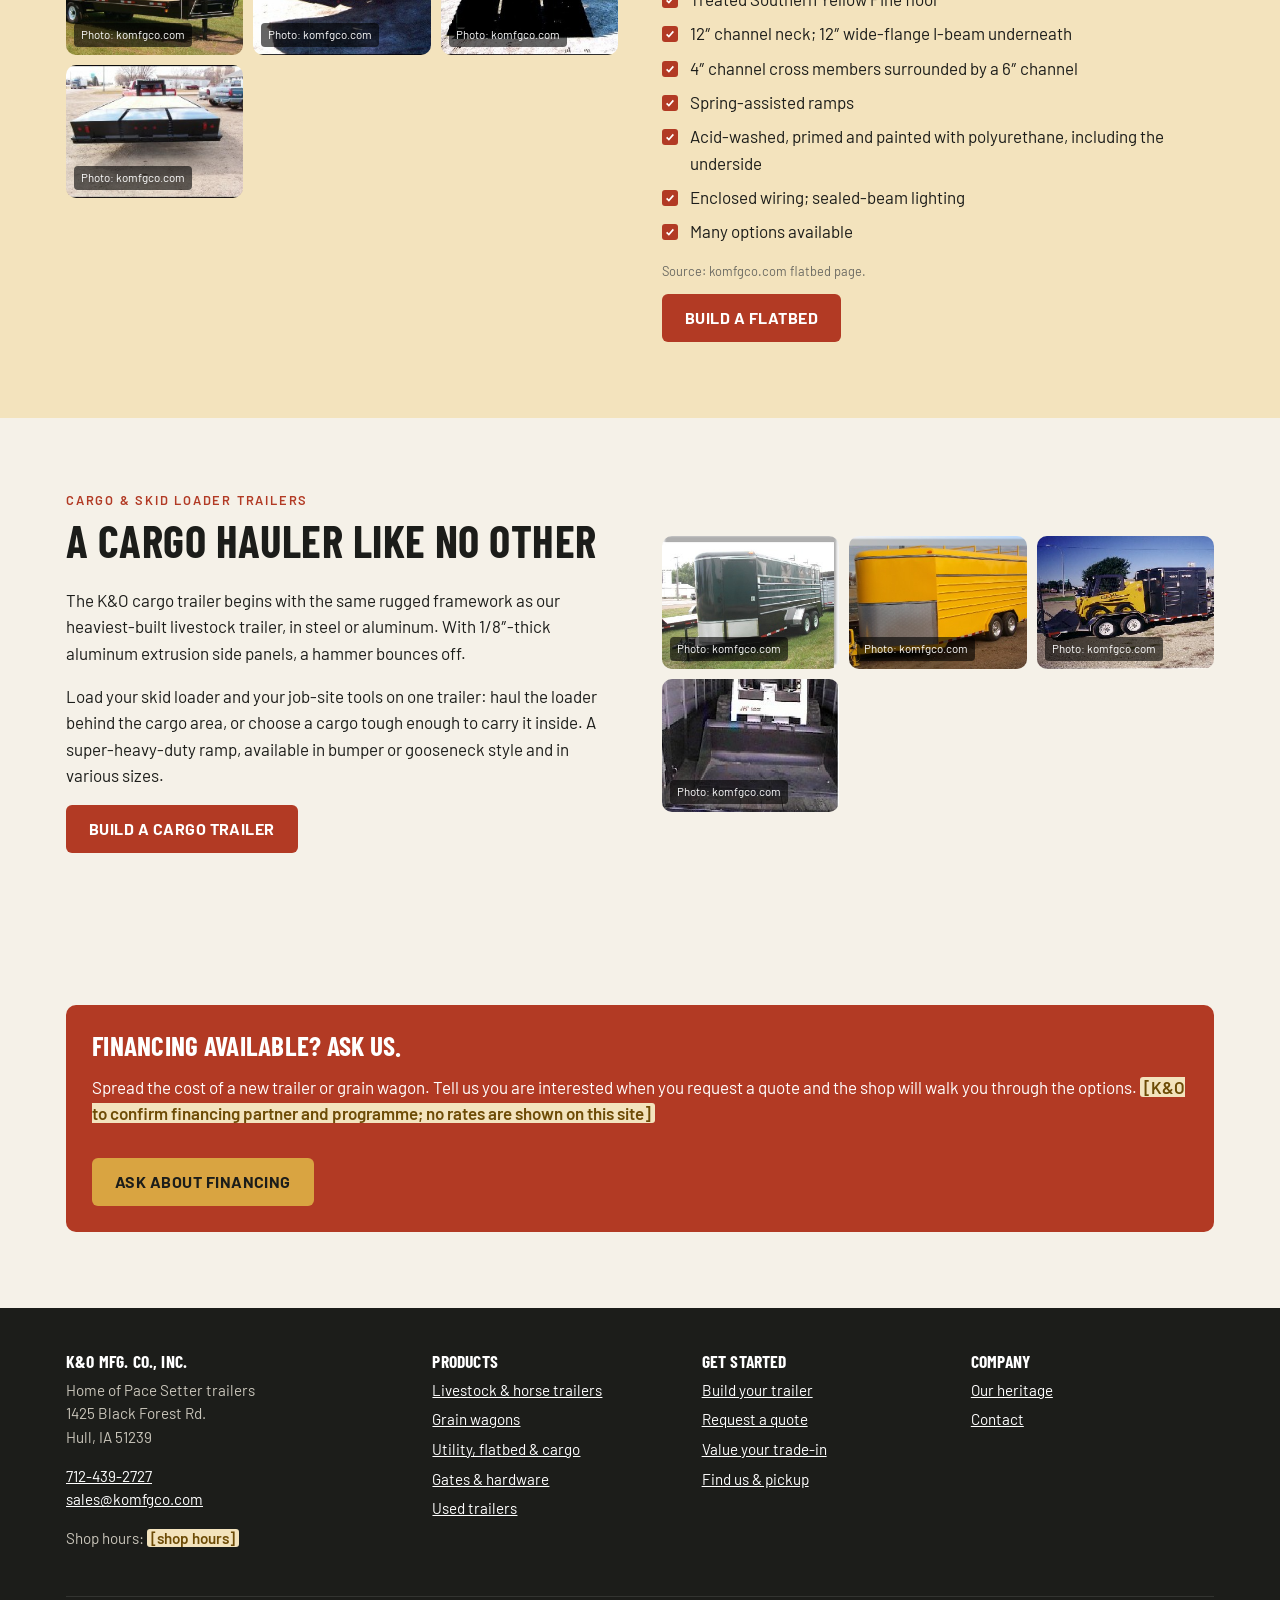
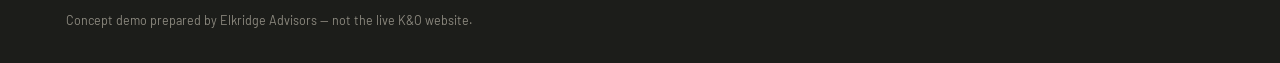
<file: utility-flatbed.html>
<!DOCTYPE html>
<html lang="en">
<head>
<meta charset="utf-8">
<meta name="viewport" content="width=device-width, initial-scale=1">
<title>Utility, Flatbed &amp; Cargo Trailers | Pace Setter Trailers by K&amp;O Mfg. Co.</title>
<meta name="description" content="Pace Setter aluminum utility trailers, 16-36 ft flatbeds, cargo and skid loader trailers from K&O Mfg. Co., Hull, Iowa.">
<link rel="preconnect" href="https://fonts.googleapis.com">
<link rel="preconnect" href="https://fonts.gstatic.com" crossorigin>
<link href="https://fonts.googleapis.com/css2?family=Barlow:wght@400;500;600;700&family=Barlow+Condensed:wght@600;700&display=swap" rel="stylesheet">
<link rel="stylesheet" href="assets/site.css">
<script src="assets/site.js" defer></script>
</head>
<body>
<a href="#main" class="ph-text" style="position:absolute;left:-9999px">Skip to content</a>
<div class="harvest" id="harvest-banner" role="region" aria-label="Seasonal notice">
  <div class="wrap">
    <svg class="harvest-icon" viewBox="0 0 32 32" aria-hidden="true"><path d="M16 30V10M16 14c-4-1-6-4-6-8 4 1 6 4 6 8zm0 0c4-1 6-4 6-8-4 1-6 4-6 8zm0 7c-4-1-6-4-6-8 4 1 6 4 6 8zm0 0c4-1 6-4 6-8-4 1-6 4-6 8z" fill="none" stroke="#1c1d1a" stroke-width="2"/></svg>
    <div class="msg"></div>
    <button class="close" type="button" aria-label="Dismiss notice">&times;</button>
  </div>
</div>
<header class="site-header">
  <div class="wrap">
    <a class="brand" href="index.html" aria-label="K&amp;O Mfg. Co. home">
      <span class="brand-mark">K&amp;O</span>
      <span class="brand-name">Pace Setter<small>K&amp;O Mfg. Co. &middot; Hull, Iowa</small></span>
    </a>
    <button class="nav-toggle" type="button" aria-expanded="false" aria-controls="site-nav" aria-label="Menu">&#9776;</button>
    <nav class="site-nav" id="site-nav" aria-label="Main"><a href="livestock-horse-trailers.html">Livestock &amp; Horse</a><a href="grain-wagons.html">Grain Wagons</a><a href="utility-flatbed.html" aria-current="page">Utility &amp; Flatbed</a><a href="gates-hardware.html">Gates</a><a href="used-trailers.html">Used</a><a href="build.html">Build Yours</a><a href="about.html">About</a></nav>
    <div class="header-actions">
      <a class="tel-link" href="tel:+17124392727">712-439-2727</a>
      <a class="btn btn-primary" href="contact.html">Request a quote</a>
    </div>
  </div>
</header>
<main id="main">

<section class="hero short">
  <div class="hero-media"><figure class="photo "><img src="assets/img/pp3038d47c_0a_06.jpg" alt="Pace Setter gooseneck flatbed trailer" loading="lazy"><figcaption>Photo: komfgco.com</figcaption></figure></div>
  <div class="wrap">
    <span class="eyebrow">Utility, flatbed &amp; cargo</span>
    <h1>Haul the rest of the farm</h1>
    <p class="lead">Aluminum utility trailers, steel flatbeds from 16&prime; to 36&prime;, cargo and skid loader trailers.</p>
    <div class="btn-row"><a class="btn btn-primary" href="contact.html?product=Flatbed%20trailer">Request a quote</a><a class="btn btn-wheat" href="build.html?type=flatbed">Build a flatbed</a><a class="btn btn-ghost" href="tel:+17124392727">Call the shop</a></div>
  </div>
</section>

<div class="wrap"><nav class="subnav" aria-label="On this page"><a href="#utility">Aluminum utility</a><a href="#flatbed">Flatbeds</a><a href="#cargo">Cargo &amp; skid loader</a></nav></div>

<section id="utility" style="padding-top:28px">
  <div class="wrap split">
    <div>
      <span class="eyebrow">Pace Setter aluminum utility trailers</span>
      <h2>Light to pull, tough to wear out</h2>
      <p class="lead">Hauls lawn mowers, 4-wheelers, golf carts, snowmobiles, motorcycles and much, much more.</p>
      <table class="specs">
        <tr><th>Framework</th><td>All aluminum</td></tr>
        <tr><th>Bed</th><td>6&prime;4&Prime; wide; 10&prime; or 12&prime; long</td></tr>
        <tr><th>Floor</th><td>Aluminum or treated Southern Yellow Pine</td></tr>
        <tr><th>Axle</th><td>3,500 lb</td></tr>
        <tr><th>Tongue</th><td>4&Prime; channel</td></tr>
        <tr><th>Ramp</th><td>Fold-forward heavy-duty treadplate ramp, heavy-duty hinges</td></tr>
        <tr><th>Lighting</th><td>LED</td></tr>
      </table>
      <p class="source">Source: komfgco.com utility trailer page.</p>
      <div class="btn-row" style="margin-top:16px"><a class="btn btn-primary" href="build.html?type=utility">Build a utility trailer</a></div>
    </div>
    <div class="gallery"><figure class="photo "><img src="assets/img/pp1ab73e11_0a_06.jpg" alt="Aluminum utility trailer with wood floor and rear gate" loading="lazy"><figcaption>Photo: komfgco.com</figcaption></figure><figure class="photo "><img src="assets/img/pp123bcc20_0a_06.jpg" alt="Pace Setter aluminum utility trailer beside the shop" loading="lazy"><figcaption>Photo: komfgco.com</figcaption></figure><figure class="photo "><img src="assets/img/pp1fd2999f_0a_06.jpg" alt="Treadplate fold-forward ramp" loading="lazy"><figcaption>Photo: komfgco.com</figcaption></figure><figure class="photo "><img src="assets/img/ppd9c84f55_0a_06.jpg" alt="Utility trailer rear ramp, from behind" loading="lazy"><figcaption>Photo: komfgco.com</figcaption></figure></div>
  </div>
</section>

<section id="flatbed" class="band-wheat">
  <div class="wrap split flip">
    <div>
      <span class="eyebrow">Flatbeds</span>
      <h2>Standard, triple flip or dual flip</h2>
      <ul class="checklist">
        <li>Standard, Triple Flip, or Dual Flip with fold-down center</li>
        <li>Available in 16&prime; to 36&prime; lengths</li>
        <li>Treated Southern Yellow Pine floor</li>
        <li>12&Prime; channel neck; 12&Prime; wide-flange I-beam underneath</li>
        <li>4&Prime; channel cross members surrounded by a 6&Prime; channel</li>
        <li>Spring-assisted ramps</li>
        <li>Acid-washed, primed and painted with polyurethane, including the underside</li>
        <li>Enclosed wiring; sealed-beam lighting</li>
        <li>Many options available</li>
      </ul>
      <p class="source">Source: komfgco.com flatbed page.</p>
      <div class="btn-row"><a class="btn btn-primary" href="build.html?type=flatbed">Build a flatbed</a></div>
    </div>
    <div class="gallery"><figure class="photo "><img src="assets/img/pp3038d47c_0a_06.jpg" alt="Gooseneck flatbed trailer beside the shop" loading="lazy"><figcaption>Photo: komfgco.com</figcaption></figure><figure class="photo "><img src="assets/img/ppd02d1f6e_0a_06.jpg" alt="Flatbed trailer deck" loading="lazy"><figcaption>Photo: komfgco.com</figcaption></figure><figure class="photo "><img src="assets/img/pp50b6d464_0a_06.jpg" alt="Flatbed spring-assisted ramps" loading="lazy"><figcaption>Photo: komfgco.com</figcaption></figure><figure class="photo "><img src="assets/img/ppa49824e3_0a_06.jpg" alt="Rear of a flatbed with dual flip ramps" loading="lazy"><figcaption>Photo: komfgco.com</figcaption></figure></div>
  </div>
</section>

<section id="cargo">
  <div class="wrap split">
    <div>
      <span class="eyebrow">Cargo &amp; skid loader trailers</span>
      <h2>A cargo hauler like no other</h2>
      <p>The K&amp;O cargo trailer begins with the same rugged framework as our heaviest-built livestock trailer, in steel or aluminum. With 1/8&Prime;-thick aluminum extrusion side panels, a hammer bounces off.</p>
      <p>Load your skid loader and your job-site tools on one trailer: haul the loader behind the cargo area, or choose a cargo tough enough to carry it inside. A super-heavy-duty ramp, available in bumper or gooseneck style and in various sizes.</p>
      <div class="btn-row"><a class="btn btn-primary" href="build.html?type=cargo">Build a cargo trailer</a></div>
    </div>
    <div class="gallery"><figure class="photo "><img src="assets/img/pp7c774219_0a_06.jpg" alt="Green steel cargo trailer" loading="lazy"><figcaption>Photo: komfgco.com</figcaption></figure><figure class="photo "><img src="assets/img/ppfd511a44_0a_06.jpg" alt="Yellow cargo trailer" loading="lazy"><figcaption>Photo: komfgco.com</figcaption></figure><figure class="photo "><img src="assets/img/pp5596e042_0a_06.jpg" alt="Skid loader trailer with cargo area" loading="lazy"><figcaption>Photo: komfgco.com</figcaption></figure><figure class="photo "><img src="assets/img/pp832f61a3_0a_06.jpg" alt="Skid loader inside an enclosed trailer" loading="lazy"><figcaption>Photo: komfgco.com</figcaption></figure></div>
  </div>
</section>

<section><div class="wrap">
<div class="callout rust">
  <h3>Financing available? Ask us.</h3>
  <p>Spread the cost of a new trailer or grain wagon. Tell us you are interested when you request a quote and the shop will walk you through the options. <span class="ph-text">[K&amp;O to confirm financing partner and programme; no rates are shown on this site]</span></p>
  <div class="btn-row"><a class="btn btn-wheat" href="contact.html?finance=1">Ask about financing</a></div>
</div>
</div></section>
</main>
<footer class="site-footer">
  <div class="wrap">
    <div class="footer-grid">
      <div>
        <h4>K&amp;O Mfg. Co., Inc.</h4>
        <p>Home of Pace Setter trailers<br>1425 Black Forest Rd.<br>Hull, IA 51239</p>
        <p><a href="tel:+17124392727">712-439-2727</a><br><a href="mailto:sales@komfgco.com">sales@komfgco.com</a></p>
        <p>Shop hours: <span class="ph-text">[shop hours]</span></p>
      </div>
      <div>
        <h4>Products</h4>
        <ul>
          <li><a href="livestock-horse-trailers.html">Livestock &amp; horse trailers</a></li>
          <li><a href="grain-wagons.html">Grain wagons</a></li>
          <li><a href="utility-flatbed.html">Utility, flatbed &amp; cargo</a></li>
          <li><a href="gates-hardware.html">Gates &amp; hardware</a></li>
          <li><a href="used-trailers.html">Used trailers</a></li>
        </ul>
      </div>
      <div>
        <h4>Get started</h4>
        <ul>
          <li><a href="build.html">Build your trailer</a></li>
          <li><a href="contact.html">Request a quote</a></li>
          <li><a href="used-trailers.html#trade">Value your trade-in</a></li>
          <li><a href="index.html#find-us">Find us &amp; pickup</a></li>
        </ul>
      </div>
      <div>
        <h4>Company</h4>
        <ul>
          <li><a href="about.html">Our heritage</a></li>
          <li><a href="contact.html">Contact</a></li>
        </ul>
      </div>
    </div>
    <p class="demo-line">Concept demo prepared by Elkridge Advisors &mdash; not the live K&amp;O website.</p>
  </div>
</footer>
<nav class="action-bar" aria-label="Quick actions">
  <a href="tel:+17124392727"><span aria-hidden="true">&#9742;</span>Call the shop</a>
  <a href="contact.html"><span aria-hidden="true">&#9998;</span>Get a quote</a>
  <a href="build.html"><span aria-hidden="true">&#9881;</span>Build yours</a>
</nav>
</body>
</html>
</file>
<file: assets/site.css>
/* K&O Mfg. Co. / Pace Setter concept site. Mobile-first; breakpoints at 700px and 1000px. */
:root {
  --ink: #1c1d1a;
  --steel: #2a2e2c;
  --steel-2: #383d3a;
  --rust: #b23a24;
  --rust-dark: #8f2c1a;
  --wheat: #d9a441;
  --wheat-soft: #f3e3bd;
  --field: #4b5e3a;
  --paper: #f5f1e8;
  --card: #ffffff;
  --line: #ddd5c4;
  --muted: #6b6a62;
  --ph: #d8d3c7;
  --radius: 10px;
  --wrap: 1180px;
  --shadow: 0 1px 2px rgba(0,0,0,.06), 0 6px 18px rgba(0,0,0,.08);
}

* { box-sizing: border-box; }
html { scroll-behavior: smooth; }
body {
  margin: 0;
  background: var(--paper);
  color: var(--ink);
  font: 400 17px/1.55 "Barlow", system-ui, sans-serif;
  padding-bottom: 64px; /* room for the mobile action bar */
}
img { max-width: 100%; display: block; }
a { color: var(--rust); }
h1, h2, h3, h4 {
  font-family: "Barlow Condensed", "Arial Narrow", sans-serif;
  font-weight: 700;
  line-height: 1.05;
  margin: 0 0 .5em;
  letter-spacing: .01em;
}
h1 { font-size: clamp(2.4rem, 7vw, 4.4rem); text-transform: uppercase; }
h2 { font-size: clamp(1.9rem, 4.5vw, 2.8rem); text-transform: uppercase; }
h3 { font-size: 1.45rem; }
p { margin: 0 0 1em; }
.wrap { max-width: var(--wrap); margin: 0 auto; padding: 0 16px; }
.eyebrow {
  font: 600 .8rem/1 "Barlow", sans-serif;
  letter-spacing: .14em;
  text-transform: uppercase;
  color: var(--rust);
  margin-bottom: .8em;
  display: block;
}
.dark .eyebrow { color: var(--wheat); }
.lead { font-size: 1.15rem; max-width: 62ch; }
.muted { color: var(--muted); }
.ph-text { background: var(--wheat-soft); color: #6d4b06; padding: 0 .25em; border-radius: 3px; font-weight: 600; }
.dark .ph-text { background: rgba(217,164,65,.22); color: var(--wheat-soft); }

/* Buttons */
.btn {
  display: inline-flex; align-items: center; justify-content: center; gap: .5em;
  min-height: 48px; padding: .7em 1.3em;
  border-radius: 6px; border: 2px solid transparent;
  font: 700 1rem/1 "Barlow", sans-serif; letter-spacing: .03em; text-transform: uppercase;
  text-decoration: none; cursor: pointer;
}
.btn-primary { background: var(--rust); color: #fff; }
.btn-primary:hover { background: var(--rust-dark); }
.btn-wheat { background: var(--wheat); color: var(--ink); }
.btn-wheat:hover { background: #c8922f; }
.btn-ghost { border-color: currentColor; color: inherit; background: transparent; }
.btn-ghost:hover { background: rgba(255,255,255,.08); }
.btn-row { display: flex; flex-wrap: wrap; gap: 12px; }

/* Harvest banner */
.harvest {
  display: none;
  background: var(--wheat); color: var(--ink);
  font-weight: 600; font-size: .95rem;
}
.harvest.show { display: block; }
.harvest .wrap { display: flex; align-items: center; gap: 12px; padding-top: 10px; padding-bottom: 10px; }
.harvest a { color: var(--ink); font-weight: 700; }
.harvest .close { margin-left: auto; background: none; border: 0; font-size: 1.4rem; line-height: 1; cursor: pointer; color: var(--ink); padding: 4px 8px; }
.harvest-icon { flex: none; width: 28px; height: 28px; }

/* Header */
.site-header { background: var(--steel); color: #fff; position: sticky; top: 0; z-index: 50; }
.site-header .wrap { display: flex; align-items: center; gap: 16px; min-height: 68px; }
.brand { display: flex; align-items: center; gap: 10px; color: #fff; text-decoration: none; }
.brand-mark {
  width: 42px; height: 42px; border-radius: 6px; background: var(--rust);
  display: grid; place-items: center;
  font: 700 1.15rem/1 "Barlow Condensed", sans-serif; letter-spacing: -.02em;
}
.brand-name { font: 700 1.25rem/1 "Barlow Condensed", sans-serif; text-transform: uppercase; }
.brand-name small { display: block; white-space: nowrap; font: 500 .72rem/1.3 "Barlow", sans-serif; letter-spacing: .12em; color: var(--wheat); }
.nav-toggle {
  margin-left: auto; background: none; border: 2px solid rgba(255,255,255,.35); color: #fff;
  border-radius: 6px; width: 46px; height: 42px; cursor: pointer; font-size: 1.3rem;
}
.site-nav { display: none; }
.site-nav.open {
  display: block; position: absolute; left: 0; right: 0; top: 100%;
  background: var(--steel); border-top: 1px solid rgba(255,255,255,.1); padding: 8px 16px 16px;
}
.site-nav a { display: block; color: #fff; text-decoration: none; padding: 12px 4px; font-weight: 600; border-bottom: 1px solid rgba(255,255,255,.08); }
.site-nav a[aria-current="page"] { color: var(--wheat); }
.header-actions { display: none; }

/* Mobile action bar */
.action-bar {
  position: fixed; left: 0; right: 0; bottom: 0; z-index: 60;
  display: grid; grid-template-columns: repeat(3, 1fr);
  background: var(--ink); border-top: 3px solid var(--rust);
}
.action-bar a {
  color: #fff; text-decoration: none; text-align: center; padding: 10px 4px 12px;
  font: 700 .8rem/1.1 "Barlow", sans-serif; text-transform: uppercase; letter-spacing: .05em;
}
.action-bar a span { display: block; font-size: 1.2rem; margin-bottom: 2px; }
.action-bar a:first-child { background: var(--rust); }

/* Sections */
section { padding: 56px 0; }
.dark { background: var(--steel); color: #f1eee6; }
.dark a:not(.btn) { color: var(--wheat); }
.band-wheat { background: var(--wheat-soft); }
.section-head { margin-bottom: 28px; max-width: 760px; }

/* Hero */
.hero { position: relative; color: #fff; background: var(--ink); padding: 0; overflow: hidden; }
.hero-media { position: absolute; inset: 0; }
.hero-media .photo { height: 100%; width: 100%; aspect-ratio: auto; border-radius: 0; }
.hero-media .photo.ph span { position: absolute; right: 12px; top: 12px; max-width: 40ch; font-size: .8rem; text-align: right; z-index: 1; }
.hero-media::after {
  content: ""; position: absolute; inset: 0;
  background: linear-gradient(180deg, rgba(20,20,18,.55) 0%, rgba(20,20,18,.82) 100%);
}
.hero .wrap { position: relative; z-index: 2; padding-top: 72px; padding-bottom: 72px; }
.hero p.lead { color: #e9e4d8; }
.hero.short .wrap { padding-top: 48px; padding-bottom: 48px; }

/* Photos and placeholders */
.photo {
  position: relative; background: var(--ph); border-radius: var(--radius); overflow: hidden;
  aspect-ratio: 4 / 3; margin: 0;
}
.photo img { width: 100%; height: 100%; object-fit: cover; }
.photo figcaption {
  position: absolute; left: 8px; bottom: 8px;
  background: rgba(0,0,0,.6); color: #fff; font-size: .72rem; padding: 3px 7px; border-radius: 4px;
}
.photo.wide { aspect-ratio: 16 / 9; }
.photo.tall { aspect-ratio: 3 / 4; }
.photo.ph, .photo.ph-fail {
  display: grid; place-items: center; text-align: center;
  background:
    repeating-linear-gradient(45deg, rgba(0,0,0,.035) 0 12px, transparent 12px 24px),
    var(--ph);
  color: #5e5a50;
}
.photo.ph::before, .photo.ph-fail::before {
  content: "PHOTO"; position: absolute; top: 10px; left: 12px;
  font: 700 .72rem/1 "Barlow", sans-serif; letter-spacing: .16em;
}
.photo.ph span, .photo.ph-fail span { padding: 16px; font-weight: 600; max-width: 30ch; }
.photo.ph-fail figcaption { display: none; }
.hero .photo.ph { background-color: #3b3f3c; color: #b3b0a6; }
.hero .photo.ph::before { display: none; }
@media (max-width: 699px) { .hero-media .photo.ph span { display: none; } }

/* Grids and cards */
.grid { display: grid; gap: 18px; }
.cards { display: grid; gap: 18px; grid-template-columns: 1fr; }
.card {
  background: var(--card); border-radius: var(--radius); box-shadow: var(--shadow);
  overflow: hidden; display: flex; flex-direction: column;
}
.card .photo { border-radius: 0; }
.card-body { padding: 18px; display: flex; flex-direction: column; gap: 6px; flex: 1; }
.card-body h3 { margin: 0; }
.card-body .more { margin-top: auto; font-weight: 700; text-decoration: none; text-transform: uppercase; font-size: .9rem; letter-spacing: .05em; }
a.card { color: inherit; text-decoration: none; transition: transform .15s; }
a.card:hover { transform: translateY(-3px); }
.tag {
  display: inline-block; background: var(--paper); border: 1px solid var(--line);
  border-radius: 999px; padding: 2px 10px; font-size: .78rem; font-weight: 600; color: var(--muted);
}

.split { display: grid; gap: 28px; align-items: center; }
.checklist { list-style: none; padding: 0; margin: 0 0 1em; display: grid; gap: 8px; }
.checklist li { padding-left: 28px; position: relative; }
.checklist li::before {
  content: ""; position: absolute; left: 0; top: .35em; width: 16px; height: 16px; border-radius: 3px;
  background: var(--rust) url("data:image/svg+xml,%3Csvg xmlns='http://www.w3.org/2000/svg' viewBox='0 0 16 16'%3E%3Cpath d='M3.5 8.5l3 3 6-7' fill='none' stroke='white' stroke-width='2.2'/%3E%3C/svg%3E") center/12px no-repeat;
}
.dark .checklist li::before { background-color: var(--wheat); }

.specs { width: 100%; border-collapse: collapse; background: var(--card); border-radius: var(--radius); overflow: hidden; box-shadow: var(--shadow); font-size: .97rem; }
.specs th, .specs td { text-align: left; padding: 11px 14px; border-bottom: 1px solid var(--line); vertical-align: top; }
.specs th { width: 38%; font-weight: 600; color: var(--muted); }
.specs tr:last-child th, .specs tr:last-child td { border-bottom: 0; }
.source { font-size: .8rem; color: var(--muted); margin-top: 8px; }

.gallery { display: grid; gap: 10px; grid-template-columns: repeat(2, 1fr); }

.callout {
  border-radius: var(--radius); padding: 26px; background: var(--field); color: #fff;
  display: grid; gap: 14px;
}
.callout h3 { margin: 0; font-size: 1.7rem; text-transform: uppercase; }
.callout.rust { background: var(--rust); }

.quote-card { background: var(--card); border-left: 5px solid var(--wheat); padding: 16px 18px; border-radius: 6px; box-shadow: var(--shadow); }
.quote-card p { margin: 0; font-size: 1.05rem; }

.subnav { display: flex; gap: 8px; overflow-x: auto; padding: 14px 0; }
.subnav a { white-space: nowrap; text-decoration: none; color: var(--ink); background: var(--card); border: 1px solid var(--line); padding: 8px 14px; border-radius: 999px; font-weight: 600; font-size: .92rem; }

/* Map area */
.map-box { background: #e7e1d2; border-radius: var(--radius); overflow: hidden; position: relative; aspect-ratio: 4 / 3; }
.map-box svg { width: 100%; height: 100%; }
.map-legend { display: grid; gap: 10px; }
.map-legend .row { display: flex; gap: 10px; align-items: flex-start; background: var(--card); padding: 12px 14px; border-radius: 8px; box-shadow: var(--shadow); }
.pin { flex: none; width: 14px; height: 14px; border-radius: 50%; margin-top: 5px; }
.pin.factory { background: var(--rust); }
.pin.dealer { background: transparent; border: 2px dashed var(--field); }

/* Forms */
form .field { display: grid; gap: 6px; margin-bottom: 16px; }
label, legend { font-weight: 600; font-size: .95rem; }
input[type=text], input[type=email], input[type=tel], input[type=number], select, textarea {
  width: 100%; min-height: 48px; padding: 10px 12px; border: 1.5px solid #c9c1ae; border-radius: 6px;
  font: inherit; background: #fff; color: var(--ink);
}
textarea { min-height: 120px; resize: vertical; }
input:focus, select:focus, textarea:focus, .btn:focus-visible, .opt input:focus-visible + span { outline: 3px solid var(--wheat); outline-offset: 1px; }
fieldset { border: 0; padding: 0; margin: 0 0 18px; }
.form-card { background: var(--card); border-radius: var(--radius); box-shadow: var(--shadow); padding: 22px; }
.two { display: grid; gap: 0 16px; }
.demo-note { font-size: .85rem; background: var(--wheat-soft); border-radius: 6px; padding: 10px 12px; color: #5d4105; }
.confirm { display: none; border: 2px solid var(--field); background: #eef2e8; border-radius: var(--radius); padding: 20px; }
.confirm.show { display: block; }
.confirm pre { white-space: pre-wrap; font: .9rem/1.45 ui-monospace, Consolas, monospace; background: #fff; padding: 12px; border-radius: 6px; }

/* Option chips (configurator and forms) */
.opts { display: flex; flex-wrap: wrap; gap: 10px; }
.opt { position: relative; }
.opt input { position: absolute; opacity: 0; inset: 0; cursor: pointer; }
.opt span {
  display: block; padding: 11px 16px; min-height: 46px; border-radius: 8px; border: 2px solid #c9c1ae; background: #fff;
  font-weight: 600; cursor: pointer;
}
.opt span small { display: block; font-weight: 400; color: var(--muted); font-size: .8rem; }
.opt input:checked + span { border-color: var(--rust); background: #fbeee9; box-shadow: inset 0 0 0 1px var(--rust); }

/* Configurator */
.builder { display: grid; gap: 22px; }
.step { background: var(--card); border-radius: var(--radius); box-shadow: var(--shadow); padding: 20px; }
.step h3 { display: flex; gap: 10px; align-items: center; }
.step-num { width: 30px; height: 30px; border-radius: 50%; background: var(--steel); color: #fff; display: grid; place-items: center; font-size: 1rem; flex: none; }
.step .hint { font-size: .88rem; color: var(--muted); margin: -4px 0 12px; }
.type-grid { display: grid; grid-template-columns: repeat(2, 1fr); gap: 10px; }
.type-grid .opt span { text-align: center; height: 100%; }
.summary { background: var(--steel); color: #fff; border-radius: var(--radius); padding: 22px; position: sticky; top: 84px; }
.summary h3 { color: var(--wheat); text-transform: uppercase; }
.summary dl { margin: 0 0 16px; display: grid; grid-template-columns: auto 1fr; gap: 6px 14px; font-size: .95rem; }
.summary dt { color: #b9b6ac; }
.summary dd { margin: 0; font-weight: 600; }
.summary a { color: var(--wheat); }
.summary .muted { color: #b9b6ac; }
.summary .btn { width: 100%; margin-top: 8px; }
.range-out { font: 700 1.6rem/1 "Barlow Condensed", sans-serif; color: var(--rust); }
input[type=range] { width: 100%; accent-color: var(--rust); }

/* Used inventory */
.inv-meta { display: flex; flex-wrap: wrap; gap: 6px; }
.badge { position: absolute; top: 10px; right: 10px; background: var(--rust); color: #fff; font: 700 .75rem/1 "Barlow", sans-serif; padding: 6px 9px; border-radius: 4px; text-transform: uppercase; letter-spacing: .06em; z-index: 1; }

/* Footer */
.site-footer { background: var(--ink); color: #c9c5ba; padding: 44px 0 20px; font-size: .95rem; }
.site-footer a { color: #fff; }
.site-footer h4 { color: #fff; font-size: 1.1rem; text-transform: uppercase; }
.footer-grid { display: grid; gap: 26px; }
.footer-grid ul { list-style: none; padding: 0; margin: 0; display: grid; gap: 6px; }
.demo-line { border-top: 1px solid rgba(255,255,255,.1); margin-top: 30px; padding-top: 14px; font-size: .78rem; color: #8c897f; }

@media (min-width: 700px) {
  .cards { grid-template-columns: repeat(2, 1fr); }
  .gallery { grid-template-columns: repeat(3, 1fr); }
  .two { grid-template-columns: 1fr 1fr; }
  .split { grid-template-columns: 1fr 1fr; gap: 44px; }
  .split.flip > :first-child { order: 2; }
  .type-grid { grid-template-columns: repeat(3, 1fr); }
  .footer-grid { grid-template-columns: 1.4fr 1fr 1fr; }
  section { padding: 76px 0; }
}
@media (min-width: 1000px) {
  body { padding-bottom: 0; }
  .action-bar { display: none; }
  .nav-toggle { display: none; }
  .site-nav, .site-nav.open { display: flex; position: static; padding: 0; background: none; border: 0; margin-left: 18px; gap: 2px; }
  .site-nav a { border: 0; padding: 8px 8px; font-size: .93rem; white-space: nowrap; }
  .site-nav a:hover { color: var(--wheat); }
  .header-actions { display: flex; gap: 10px; margin-left: auto; align-items: center; }
  .header-actions .btn { white-space: nowrap; min-height: 42px; padding: .55em 1em; font-size: .88rem; }
  .tel-link { color: #fff; font-weight: 700; text-decoration: none; white-space: nowrap; }
  .cards.three { grid-template-columns: repeat(3, 1fr); }
  .cards.four { grid-template-columns: repeat(4, 1fr); }
  .gallery.four { grid-template-columns: repeat(4, 1fr); }
  .builder { grid-template-columns: 1.6fr 1fr; align-items: start; }
  .hero .wrap { padding-top: 120px; padding-bottom: 120px; }
  .footer-grid { grid-template-columns: 1.4fr 1fr 1fr 1fr; }
}
@media (prefers-reduced-motion: reduce) {
  html { scroll-behavior: auto; }
  a.card { transition: none; }
}
@media (min-width: 1000px) and (max-width: 1199px) {
  .tel-link, .brand-name small { display: none; }
}
</file>
